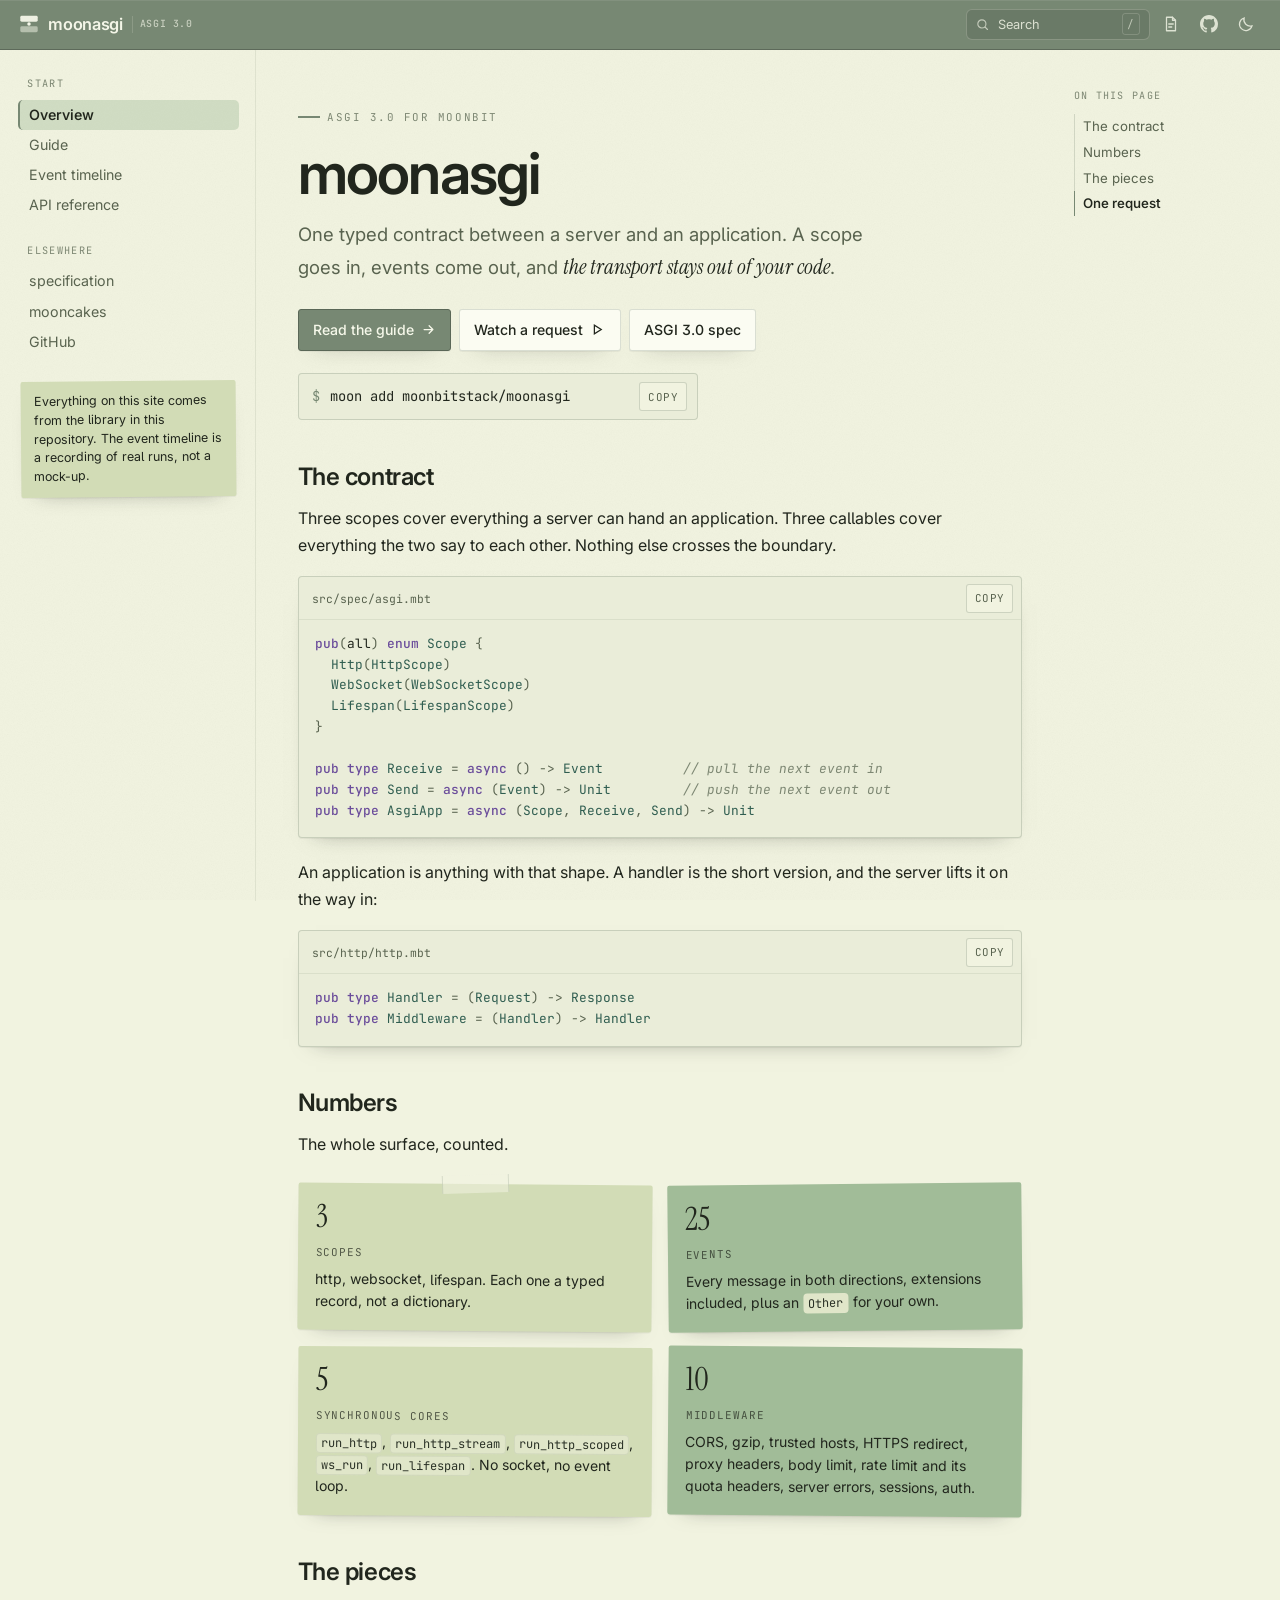
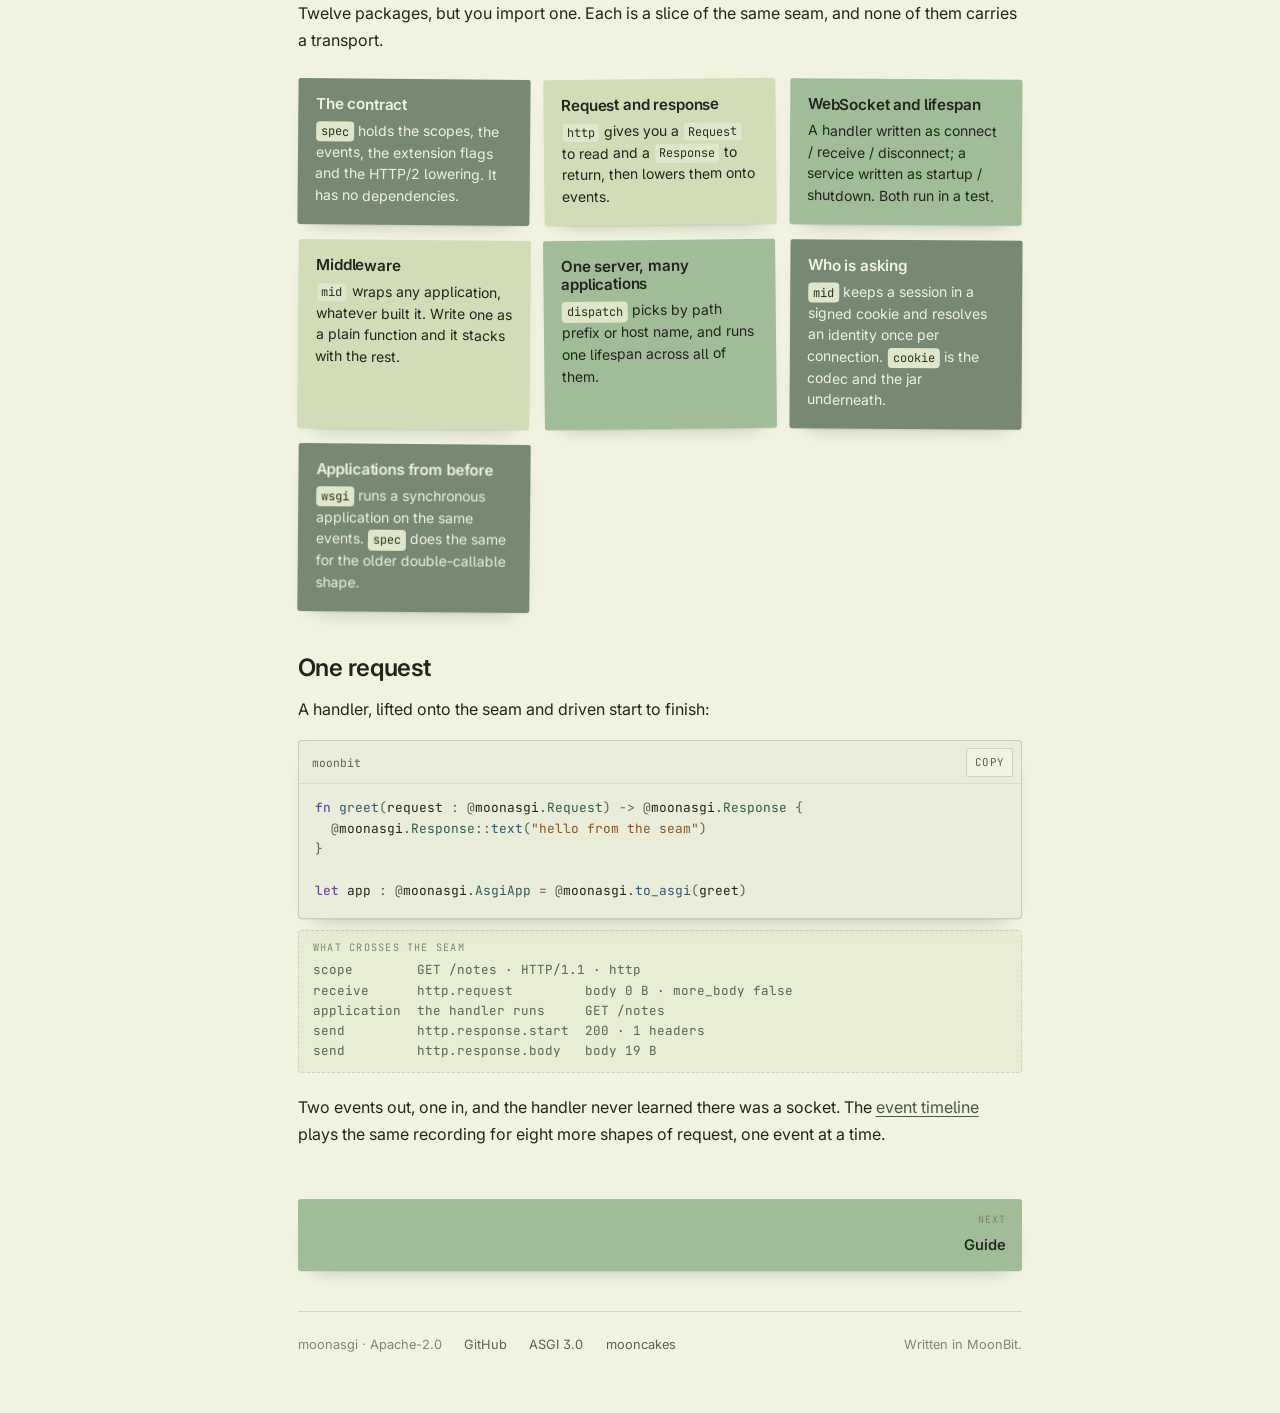
<file: docs/index.html>
<!doctype html>
<html lang="en">
<head>
<meta charset="utf-8">
<meta name="viewport" content="width=device-width,initial-scale=1">
<title>moonasgi — the seam between a server and an application</title>
<meta name="description" content="moonasgi is ASGI 3.0 for MoonBit: three scopes, a typed event set, and the synchronous cores that run a whole request without a socket.">
<link rel="icon" href="assets/mark.svg" type="image/svg+xml">
<link rel="preconnect" href="https://fonts.googleapis.com">
<link rel="preconnect" href="https://fonts.gstatic.com" crossorigin>
<link href="https://fonts.googleapis.com/css2?family=Inter:wght@400;500;600&family=Instrument+Serif:ital@0;1&family=JetBrains+Mono:wght@400;500&display=swap" rel="stylesheet">
<link rel="stylesheet" href="assets/style.css">
<script type="module" src="assets/scrollbar.js"></script>
<script>try{var t=localStorage.getItem("moonasgi-theme");if(t)document.documentElement.dataset.theme=t}catch(e){}</script>
</head>
<body>
<header class="topbar">
  <div class="topbar-inner">
    <button class="icon-btn menu-btn" id="menu-toggle" aria-label="Sections" aria-expanded="false"><svg viewBox="0 0 24 24" fill="none" stroke="currentColor" stroke-width="1.8" stroke-linecap="round"><path d="M4 7h16M4 12h16M4 17h16"/></svg></button>
    <a class="brand" href="index.html">
      <svg class="brand-mark" viewBox="0 0 24 24" aria-hidden="true" fill="none"><rect x="2.5" y="3" width="19" height="6.6" rx="1.6" fill="currentColor" opacity=".95"/><rect x="2.5" y="14.4" width="19" height="6.6" rx="1.6" fill="currentColor" opacity=".5"/><circle cx="12" cy="12" r="1.9" fill="currentColor"/></svg>
      moonasgi<small>ASGI 3.0</small>
    </a>
    <div class="top-actions">
      <button class="search-open" data-open-search aria-label="Search the documentation">
        <svg viewBox="0 0 24 24" fill="none" stroke="currentColor" stroke-width="1.8" stroke-linecap="round"><circle cx="11" cy="11" r="6.5"/><path d="m16 16 4 4"/></svg>
        <span>Search</span><kbd>/</kbd>
      </button>
      <a class="icon-btn" href="https://asgi.readthedocs.io/" title="ASGI specification" aria-label="ASGI specification" target="_blank" rel="noreferrer"><svg viewBox="0 0 24 24" fill="none" stroke="currentColor" stroke-width="1.7" stroke-linecap="round" stroke-linejoin="round"><path d="M6 3h8l4 4v14H6z"/><path d="M14 3v4h4"/><path d="M9 12h6M9 16h4"/></svg></a>
      <a class="icon-btn" href="https://github.com/moonbitstack/moonasgi" title="Source on GitHub" aria-label="Source on GitHub" target="_blank" rel="noreferrer"><svg viewBox="0 0 16 16" fill="currentColor"><path d="M8 0C3.58 0 0 3.58 0 8c0 3.54 2.29 6.53 5.47 7.59.4.07.55-.17.55-.38 0-.19-.01-.82-.01-1.49-2.01.37-2.53-.49-2.69-.94-.09-.23-.48-.94-.82-1.13-.28-.15-.68-.52-.01-.53.63-.01 1.08.58 1.23.82.72 1.21 1.87.87 2.33.66.07-.52.28-.87.51-1.07-1.78-.2-3.64-.89-3.64-3.95 0-.87.31-1.59.82-2.15-.08-.2-.36-1.02.08-2.12 0 0 .67-.21 2.2.82.64-.18 1.32-.27 2-.27s1.36.09 2 .27c1.53-1.04 2.2-.82 2.2-.82.44 1.1.16 1.92.08 2.12.51.56.82 1.27.82 2.15 0 3.07-1.87 3.75-3.65 3.95.29.25.54.73.54 1.48 0 1.07-.01 1.93-.01 2.2 0 .21.15.46.55.38A8.01 8.01 0 0 0 16 8c0-4.42-3.58-8-8-8Z"/></svg></a>
      <button class="icon-btn" id="theme-toggle" aria-label="Switch theme"></button>
    </div>
  </div>
</header>

<div class="shell">
  <aside class="sidebar">
    <div class="side-group">
      <span class="side-label">Start</span>
      <a class="side-link" href="index.html" aria-current="page">Overview</a>
      <a class="side-link" href="guide.html">Guide</a>
      <a class="side-link" href="events.html">Event timeline</a>
      <a class="side-link" href="api.html">API reference</a>
    </div>
    <div class="side-group">
      <span class="side-label">Elsewhere</span>
      <a class="side-link" href="https://asgi.readthedocs.io/" target="_blank" rel="noreferrer">specification</a>
      <a class="side-link" href="https://mooncakes.io/docs/moonbitstack/moonasgi" target="_blank" rel="noreferrer">mooncakes</a>
      <a class="side-link" href="https://github.com/moonbitstack/moonasgi" target="_blank" rel="noreferrer">GitHub</a>
    </div>
    <p class="side-note">Everything on this site comes from the library in this repository. The event timeline is a recording of real runs, not a mock-up.</p>
  </aside>

  <main class="content">
    <article class="page">
      <section class="hero">
        <p class="eyebrow">ASGI 3.0 for MoonBit</p>
        <h1>moonasgi</h1>
        <p class="tagline">One typed contract between a server and an application. A scope goes in, events come out, and <em>the transport stays out of your code</em>.</p>

        <div class="hero-actions">
          <a class="btn primary" href="guide.html">Read the guide
            <svg viewBox="0 0 24 24" fill="none" stroke="currentColor" stroke-width="2" stroke-linecap="round" stroke-linejoin="round"><path d="M5 12h13M13 6l6 6-6 6"/></svg></a>
          <a class="btn" href="events.html">Watch a request
            <svg viewBox="0 0 24 24" fill="none" stroke="currentColor" stroke-width="2" stroke-linecap="round"><path d="M7 5v14l11-7z"/></svg></a>
          <a class="btn" href="https://asgi.readthedocs.io/" target="_blank" rel="noreferrer">ASGI 3.0 spec</a>
        </div>

        <div class="install">
          <span class="prompt">$</span>
          <code>moon add moonbitstack/moonasgi</code>
          <button class="copy" data-copy="moon add moonbitstack/moonasgi">copy</button>
        </div>
      </section>

      <h2 id="contract">The contract</h2>
      <p>Three scopes cover everything a server can hand an application. Three callables cover everything the two say to each other. Nothing else crosses the boundary.</p>

      <div class="code">
        <div class="code-head"><span class="file">src/spec/asgi.mbt</span><button class="copy" data-copy="">copy</button></div>
        <pre data-lang="moonbit"><code>pub(all) enum Scope {
  Http(HttpScope)
  WebSocket(WebSocketScope)
  Lifespan(LifespanScope)
}

pub type Receive = async () -&gt; Event          // pull the next event in
pub type Send = async (Event) -&gt; Unit         // push the next event out
pub type AsgiApp = async (Scope, Receive, Send) -&gt; Unit</code></pre>
      </div>

      <p>An application is anything with that shape. A handler is the short version, and the server lifts it on the way in:</p>

      <div class="code">
        <div class="code-head"><span class="file">src/http/http.mbt</span><button class="copy" data-copy="">copy</button></div>
        <pre data-lang="moonbit"><code>pub type Handler = (Request) -&gt; Response
pub type Middleware = (Handler) -&gt; Handler</code></pre>
      </div>

      <h2 id="numbers">Numbers</h2>
      <p>The whole surface, counted.</p>

      <div class="notes two">
        <div class="note taped">
          <span class="num">3</span>
          <span class="cap">scopes</span>
          <p>http, websocket, lifespan. Each one a typed record, not a dictionary.</p>
        </div>
        <div class="note tint-2">
          <span class="num">25</span>
          <span class="cap">events</span>
          <p>Every message in both directions, extensions included, plus an <code>Other</code> for your own.</p>
        </div>
        <div class="note">
          <span class="num">5</span>
          <span class="cap">synchronous cores</span>
          <p><code>run_http</code>, <code>run_http_stream</code>, <code>run_http_scoped</code>, <code>ws_run</code>, <code>run_lifespan</code>. No socket, no event loop.</p>
        </div>
        <div class="note tint-2">
          <span class="num">10</span>
          <span class="cap">middleware</span>
          <p>CORS, gzip, trusted hosts, HTTPS redirect, proxy headers, body limit, rate limit and its quota headers, server errors, sessions, auth.</p>
        </div>
      </div>

      <h2 id="pieces">The pieces</h2>
      <p>Twelve packages, but you import one. Each is a slice of the same seam, and none of them carries a transport.</p>

      <div class="notes">
        <div class="note tint-3">
          <h3>The contract</h3>
          <p><code>spec</code> holds the scopes, the events, the extension flags and the HTTP/2 lowering. It has no dependencies.</p>
        </div>
        <div class="note">
          <h3>Request and response</h3>
          <p><code>http</code> gives you a <code>Request</code> to read and a <code>Response</code> to return, then lowers them onto events.</p>
        </div>
        <div class="note tint-2">
          <h3>WebSocket and lifespan</h3>
          <p>A handler written as connect / receive / disconnect; a service written as startup / shutdown. Both run in a test.</p>
        </div>
        <div class="note">
          <h3>Middleware</h3>
          <p><code>mid</code> wraps any application, whatever built it. Write one as a plain function and it stacks with the rest.</p>
        </div>
        <div class="note tint-2">
          <h3>One server, many applications</h3>
          <p><code>dispatch</code> picks by path prefix or host name, and runs one lifespan across all of them.</p>
        </div>
        <div class="note tint-3">
          <h3>Who is asking</h3>
          <p><code>mid</code> keeps a session in a signed cookie and resolves an identity once per connection. <code>cookie</code> is the codec and the jar underneath.</p>
        </div>
        <div class="note tint-3">
          <h3>Applications from before</h3>
          <p><code>wsgi</code> runs a synchronous application on the same events. <code>spec</code> does the same for the older double-callable shape.</p>
        </div>
      </div>

      <h2 id="request">One request</h2>
      <p>A handler, lifted onto the seam and driven start to finish:</p>

      <div class="code">
        <div class="code-head"><span class="file">moonbit</span><button class="copy" data-copy="">copy</button></div>
        <pre data-lang="moonbit"><code>fn greet(request : @moonasgi.Request) -&gt; @moonasgi.Response {
  @moonasgi.Response::text("hello from the seam")
}

let app : @moonasgi.AsgiApp = @moonasgi.to_asgi(greet)</code></pre>
      </div>

      <div class="out-block"><span class="out-label">what crosses the seam</span>scope        GET /notes · HTTP/1.1 · http
receive      http.request         body 0 B · more_body false
application  the handler runs     GET /notes
send         http.response.start  200 · 1 headers
send         http.response.body   body 19 B</div>

      <p>Two events out, one in, and the handler never learned there was a socket. The <a href="events.html">event timeline</a> plays the same recording for eight more shapes of request, one event at a time.</p>

      <nav class="prevnext">
        <a class="next" href="guide.html"><span class="dir">Next</span><span class="what">Guide</span></a>
      </nav>
    </article>

    <footer class="site-foot">
      <span>moonasgi · Apache-2.0</span>
      <a href="https://github.com/moonbitstack/moonasgi">GitHub</a>
      <a href="https://asgi.readthedocs.io/">ASGI 3.0</a>
      <a href="https://mooncakes.io/docs/moonbitstack/moonasgi">mooncakes</a>
      <span class="spacer">Written in MoonBit.</span>
    </footer>
  </main>

  <aside class="toc" id="toc"></aside>
</div>

<div class="search-dialog" id="search" hidden>
  <div class="search-panel" role="dialog" aria-modal="true" aria-label="Search">
    <div class="search-field">
      <svg viewBox="0 0 24 24" width="16" height="16" fill="none" stroke="currentColor" stroke-width="1.8" stroke-linecap="round"><circle cx="11" cy="11" r="6.5"/><path d="m16 16 4 4"/></svg>
      <input id="search-input" type="search" placeholder="Search types, functions, sections" autocomplete="off" spellcheck="false">
    </div>
    <ul class="search-list" id="search-results"></ul>
  </div>
</div>

<script src="assets/site.js" defer></script>
</body>
</html>
</file>
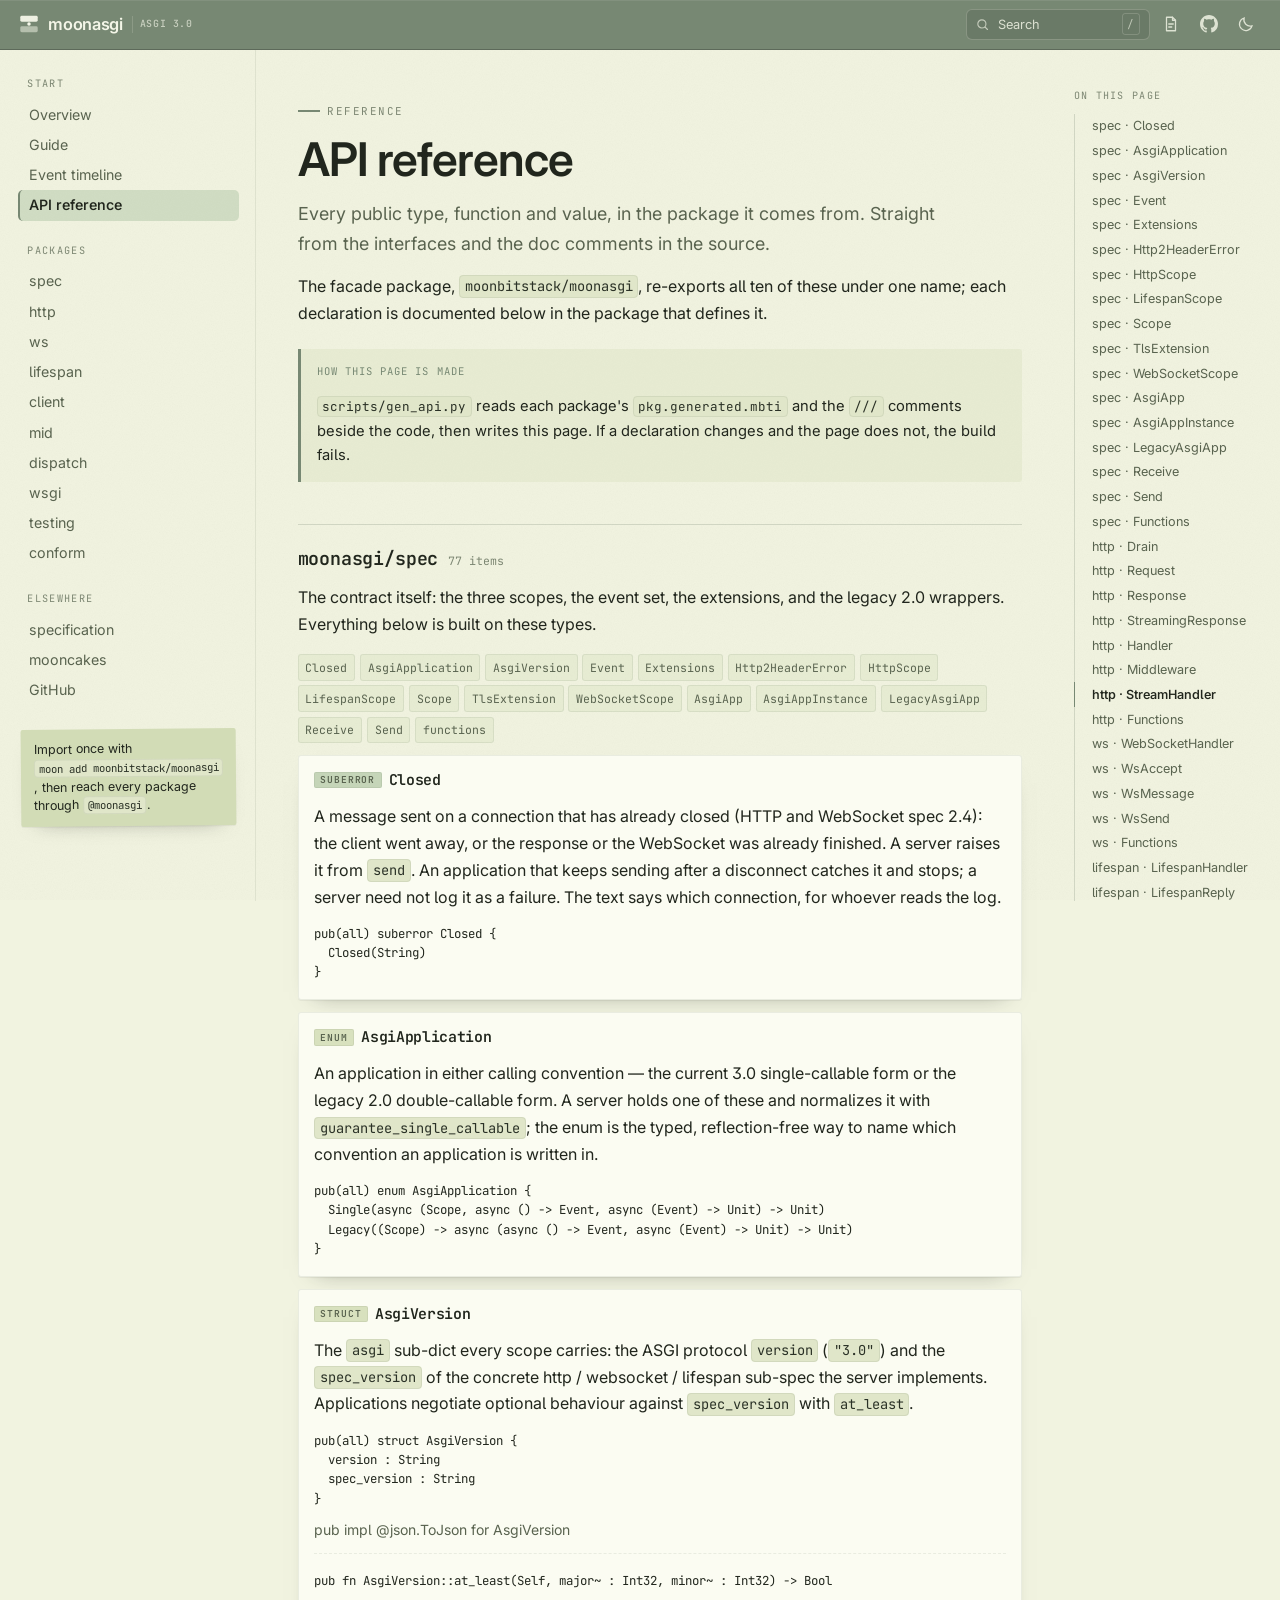
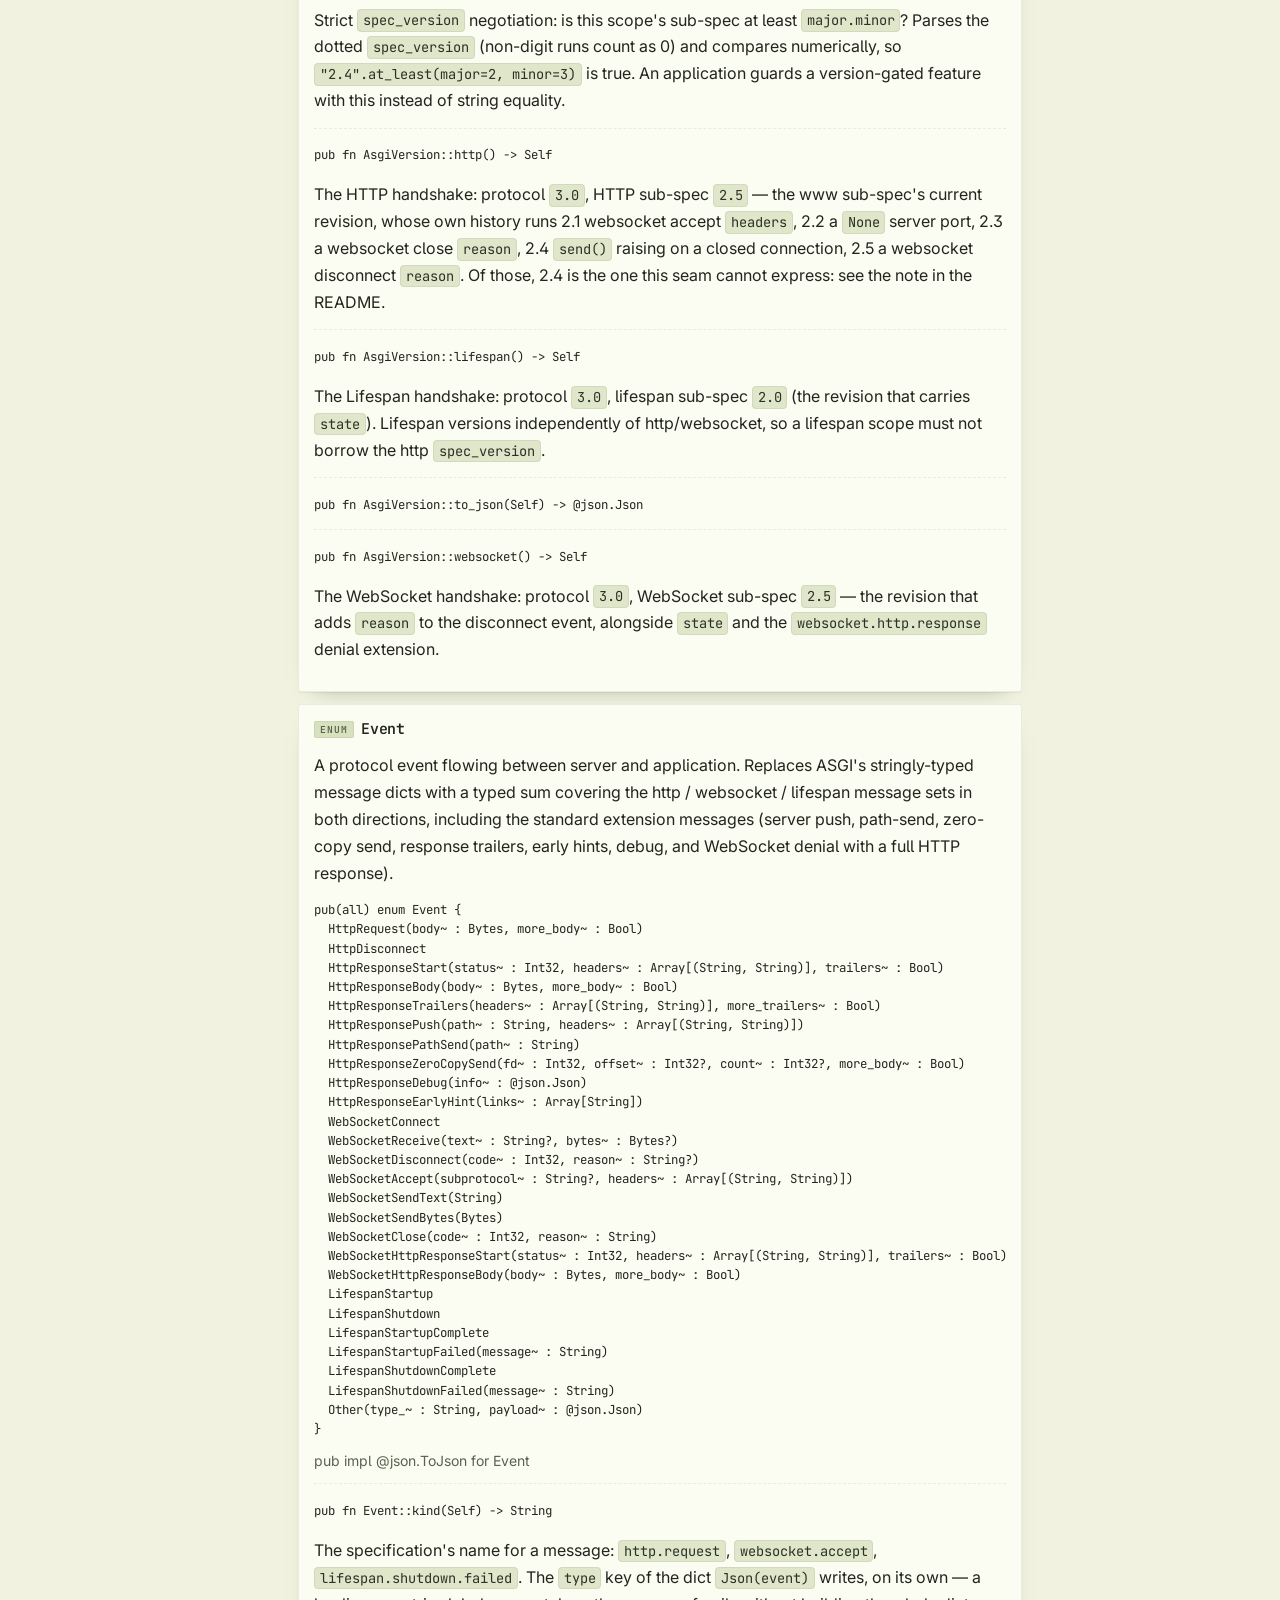
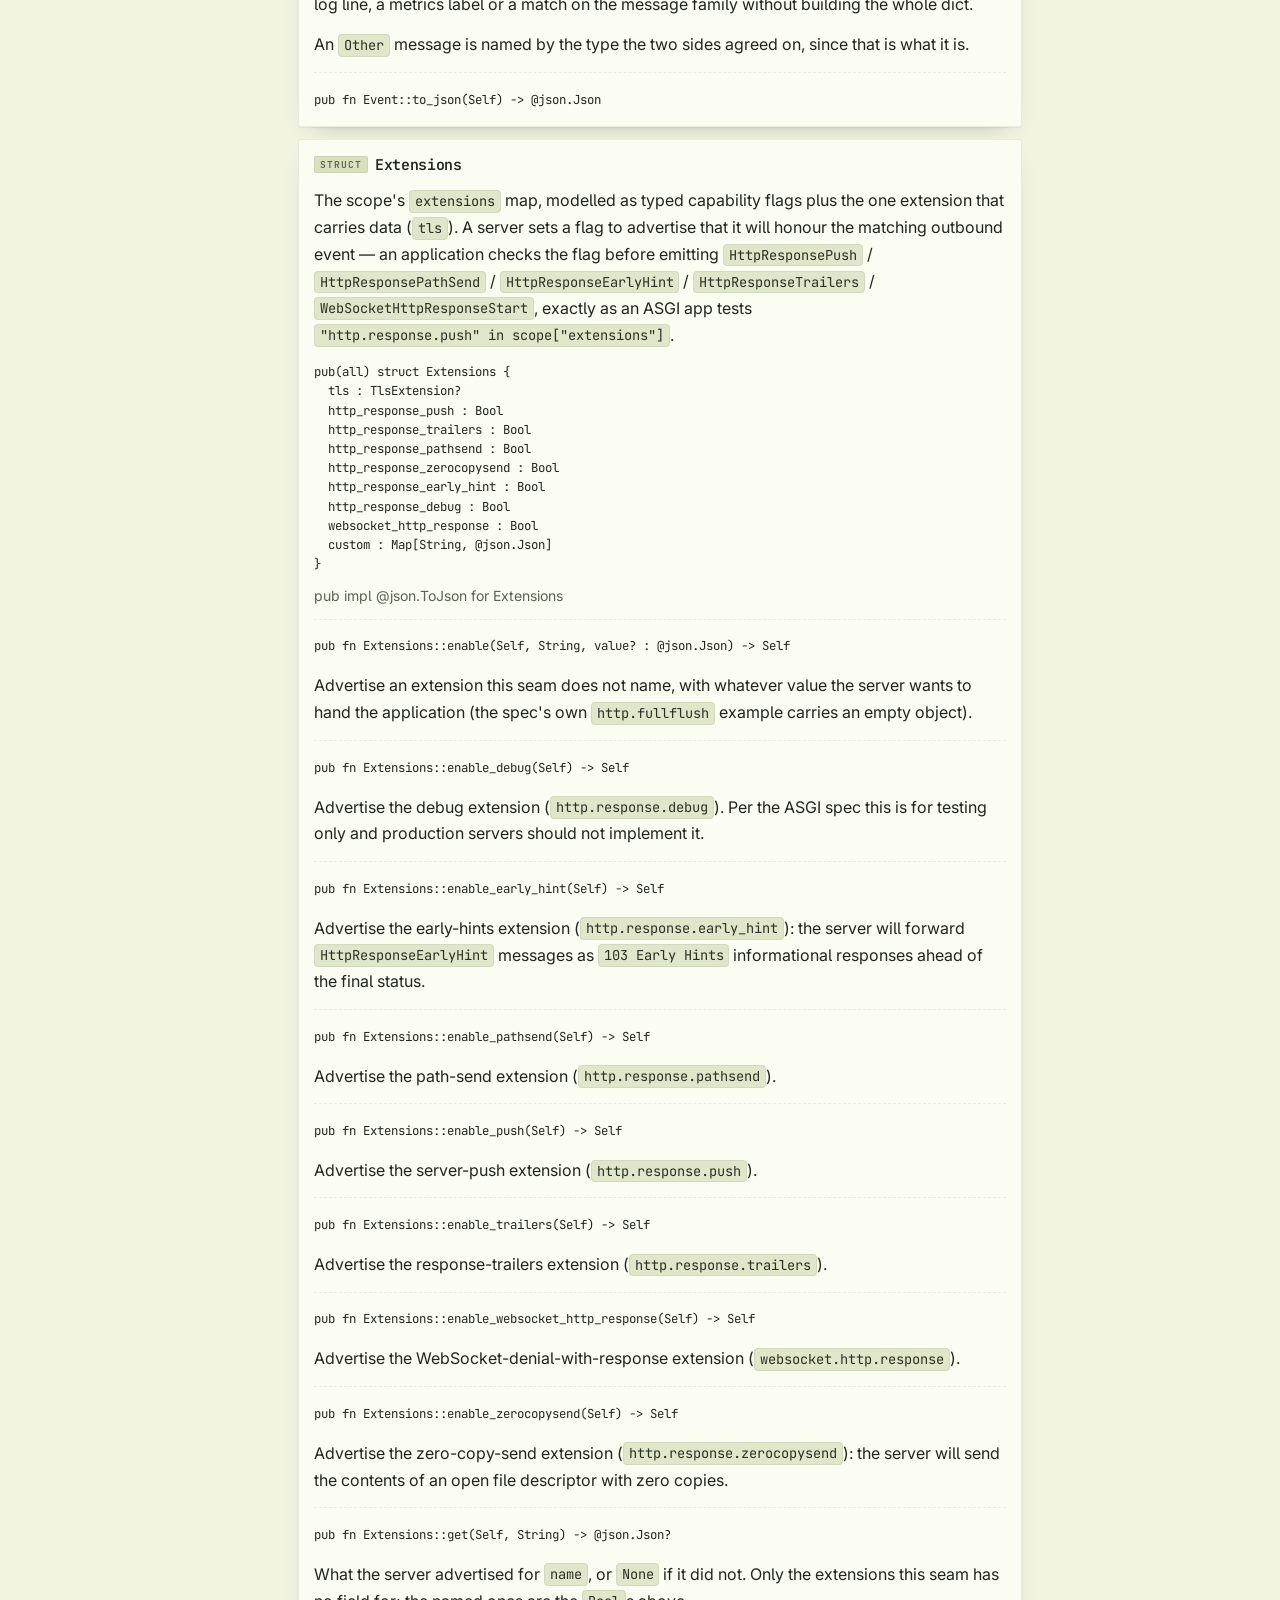
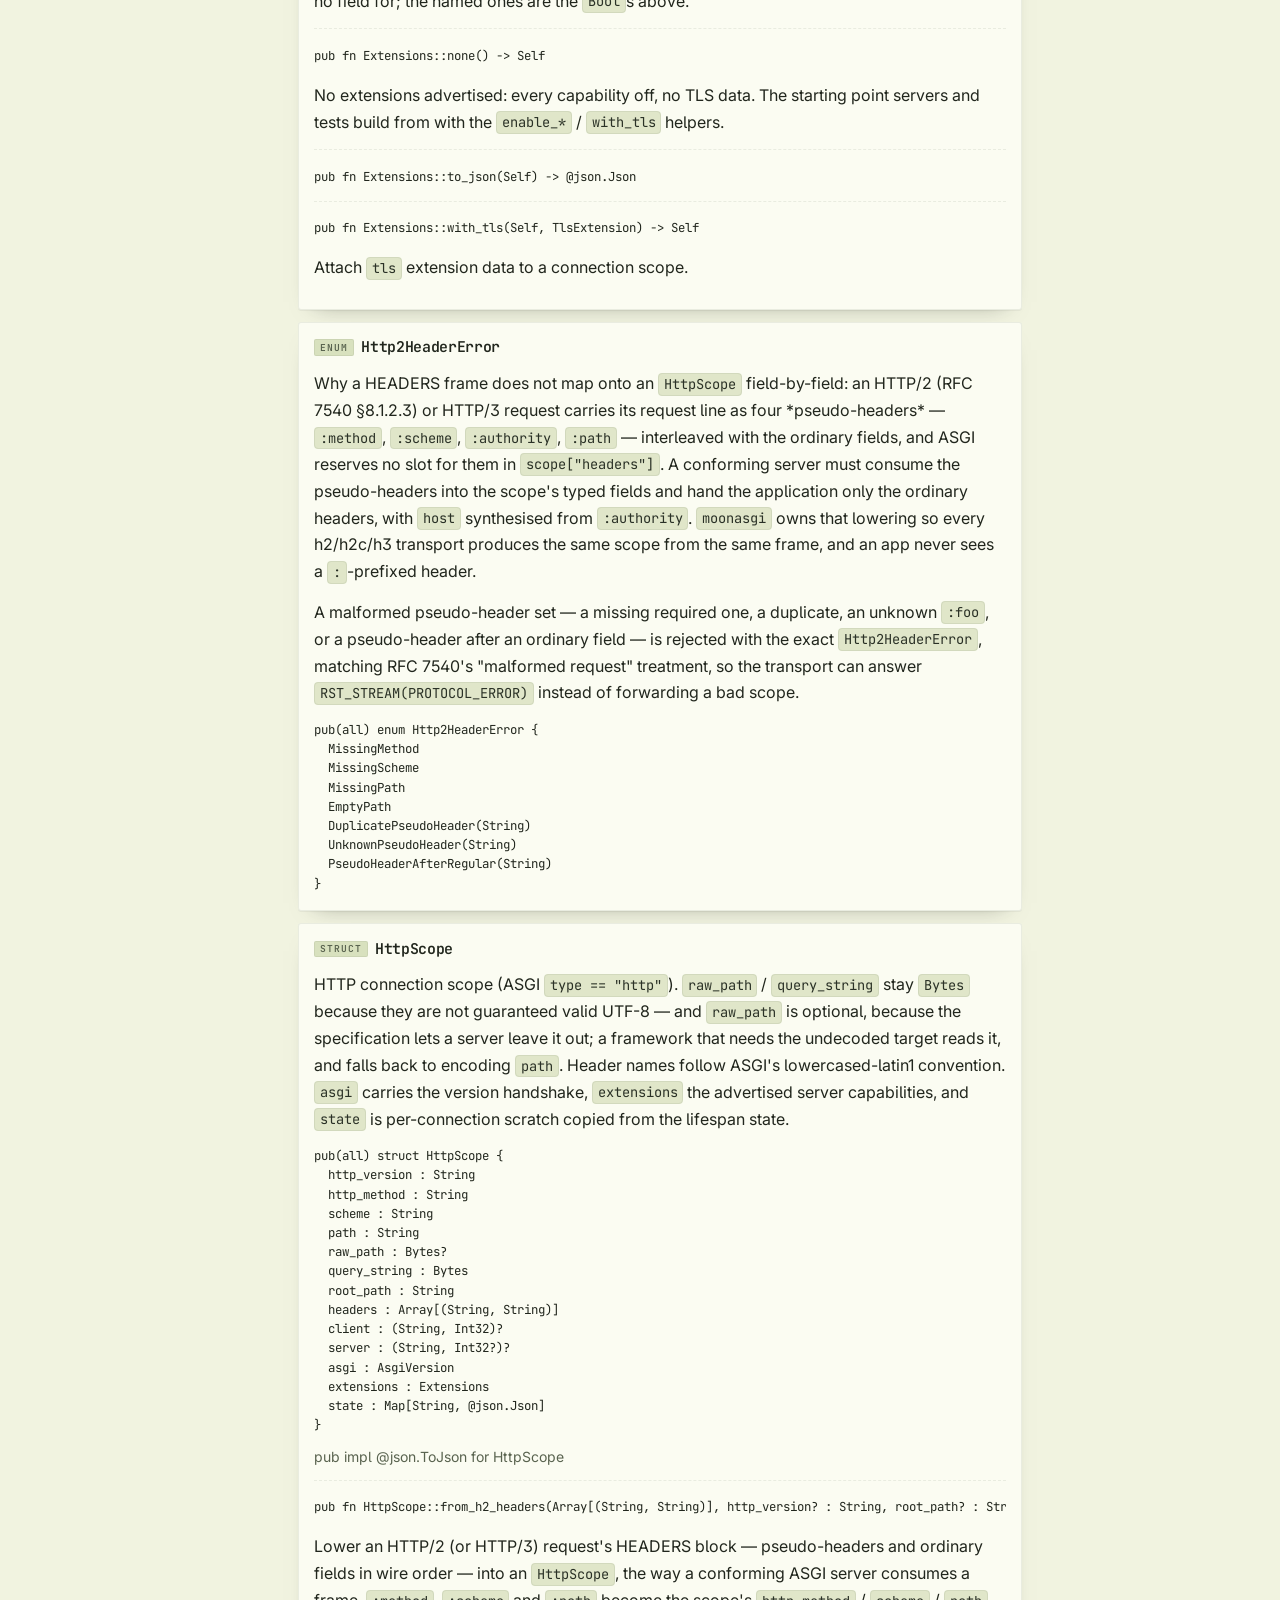
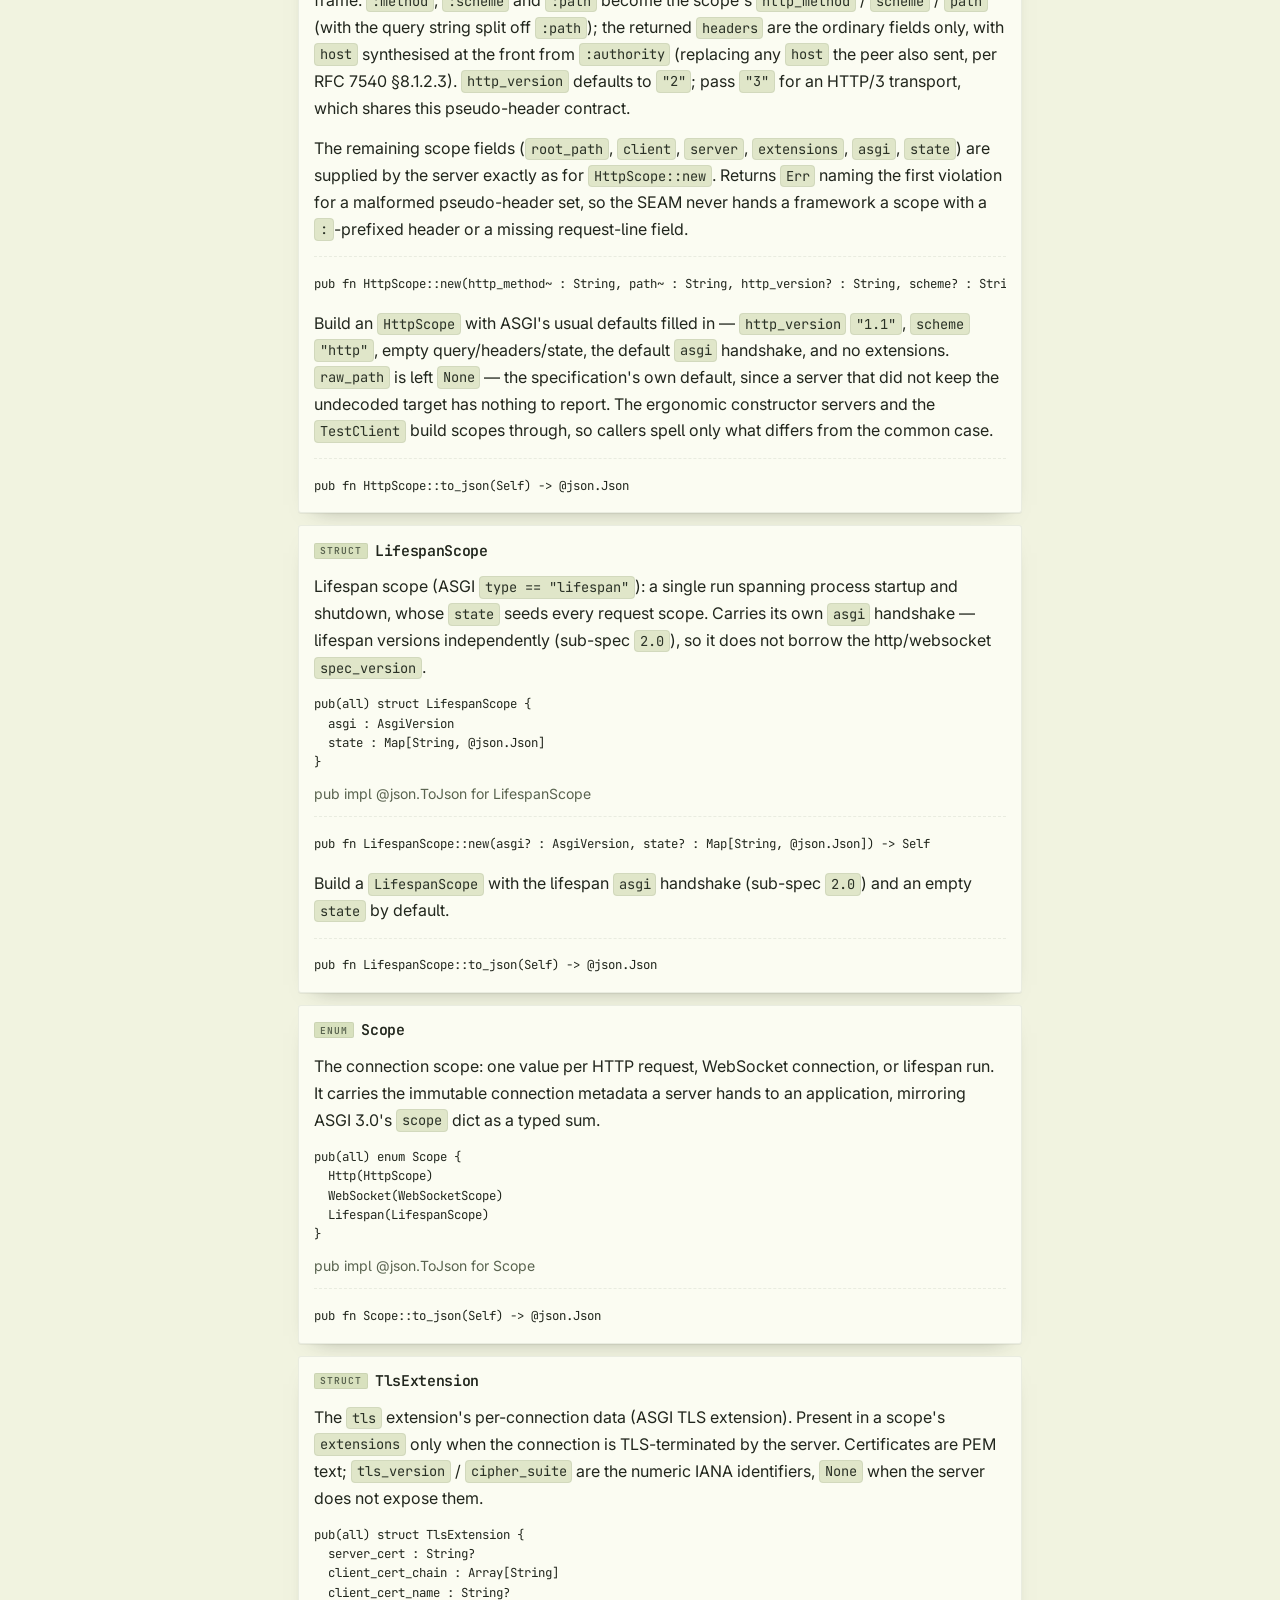
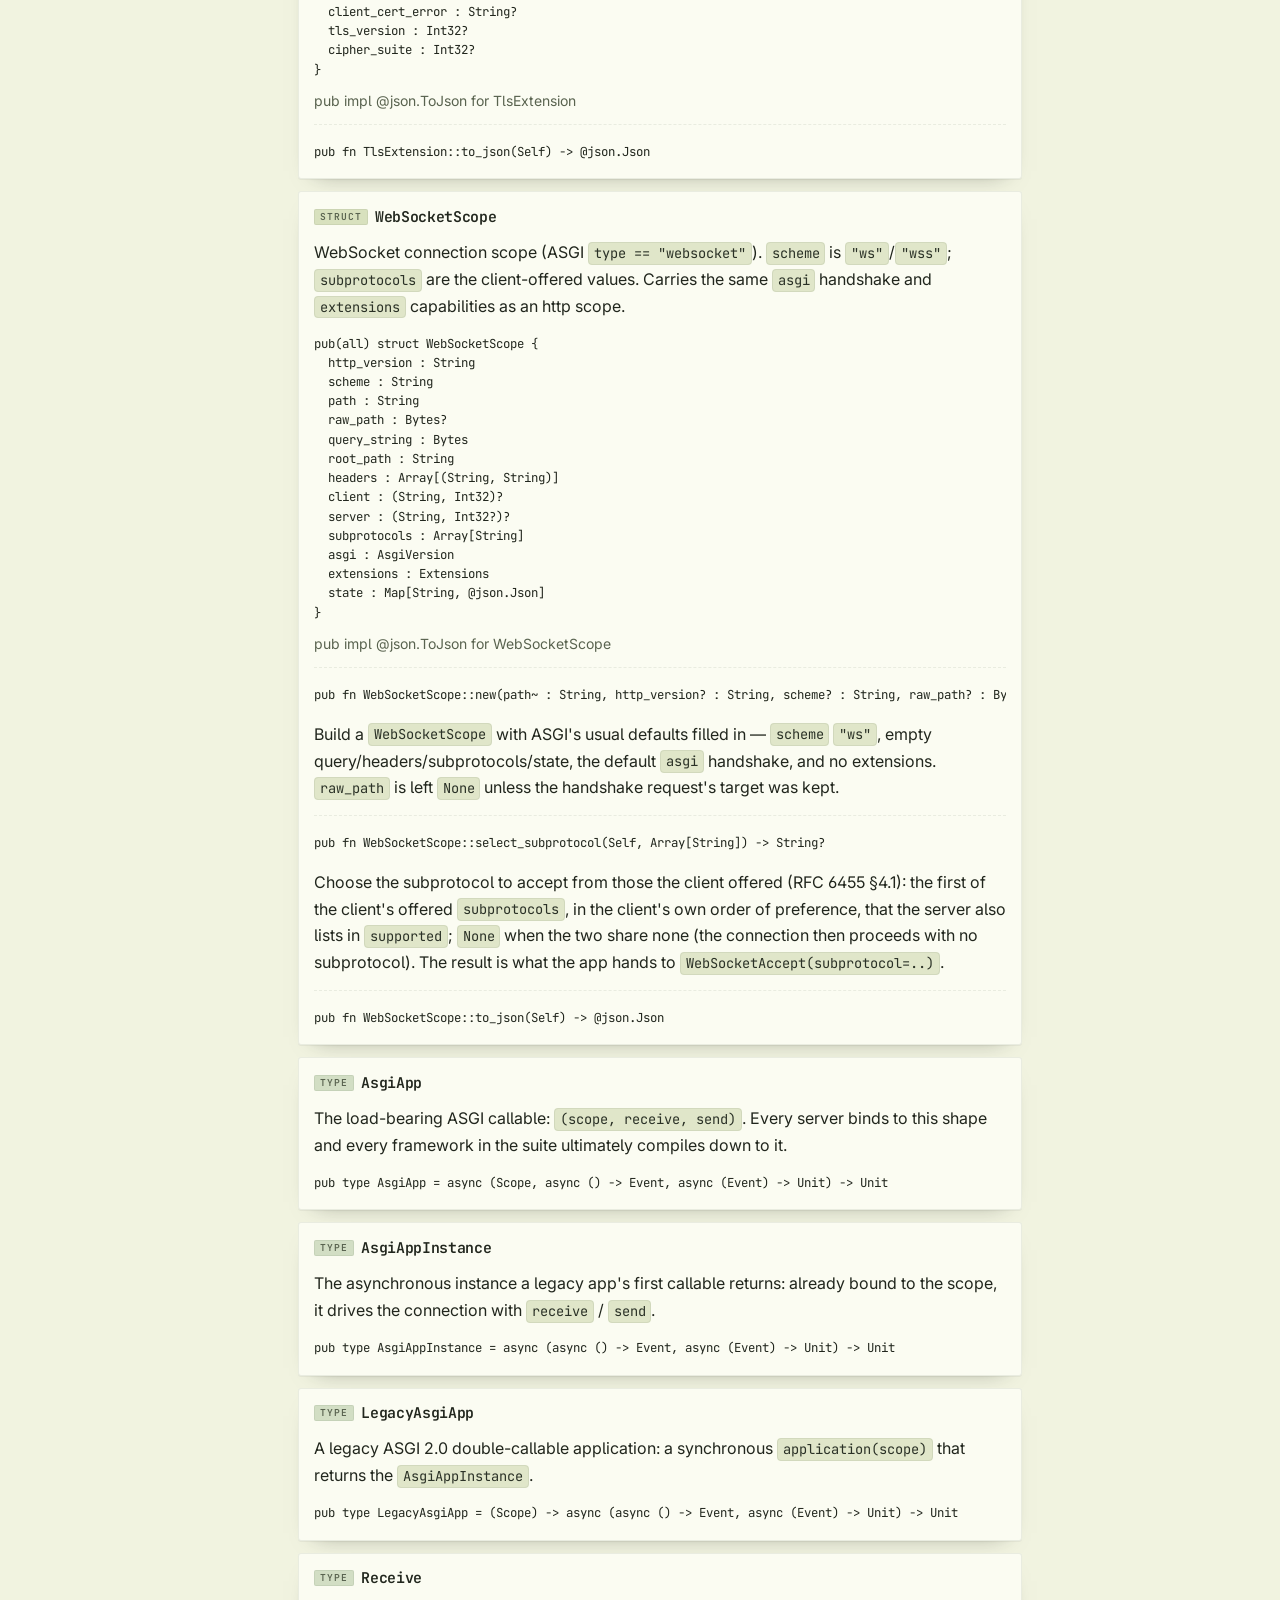
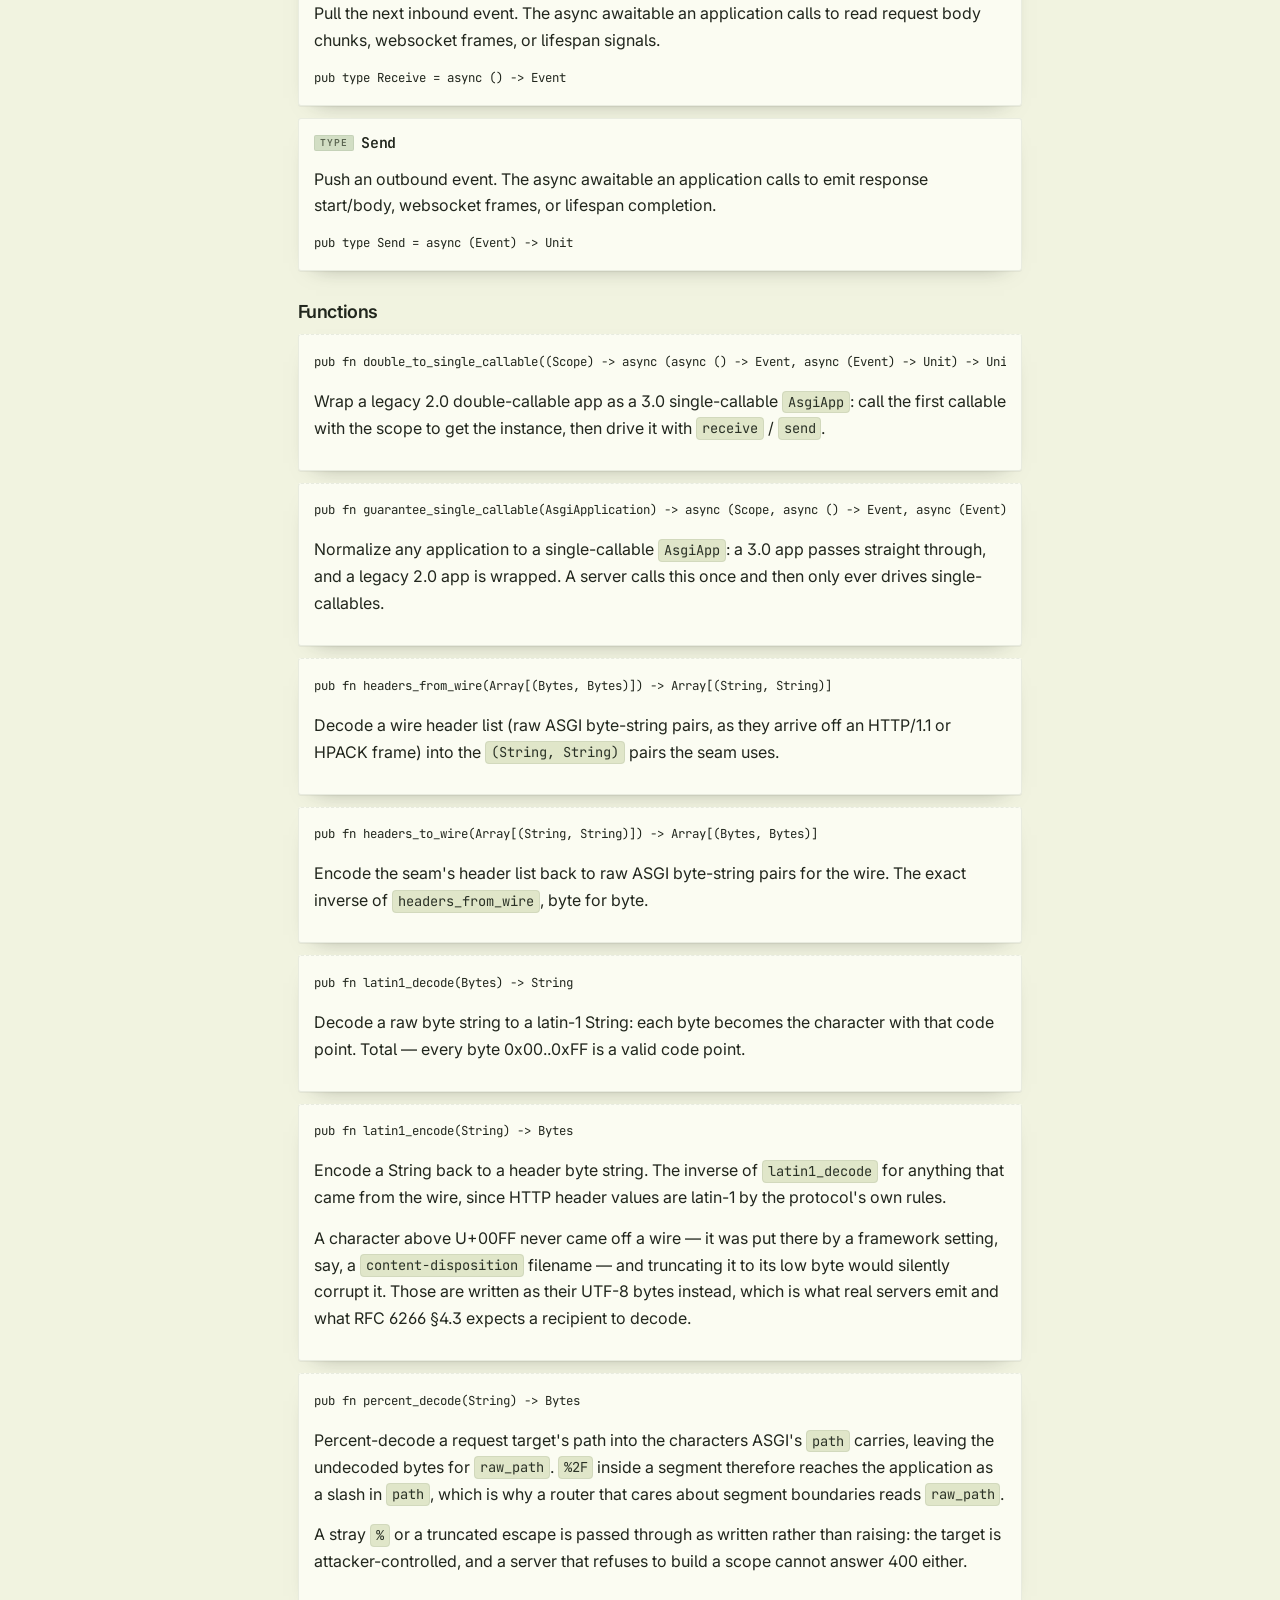
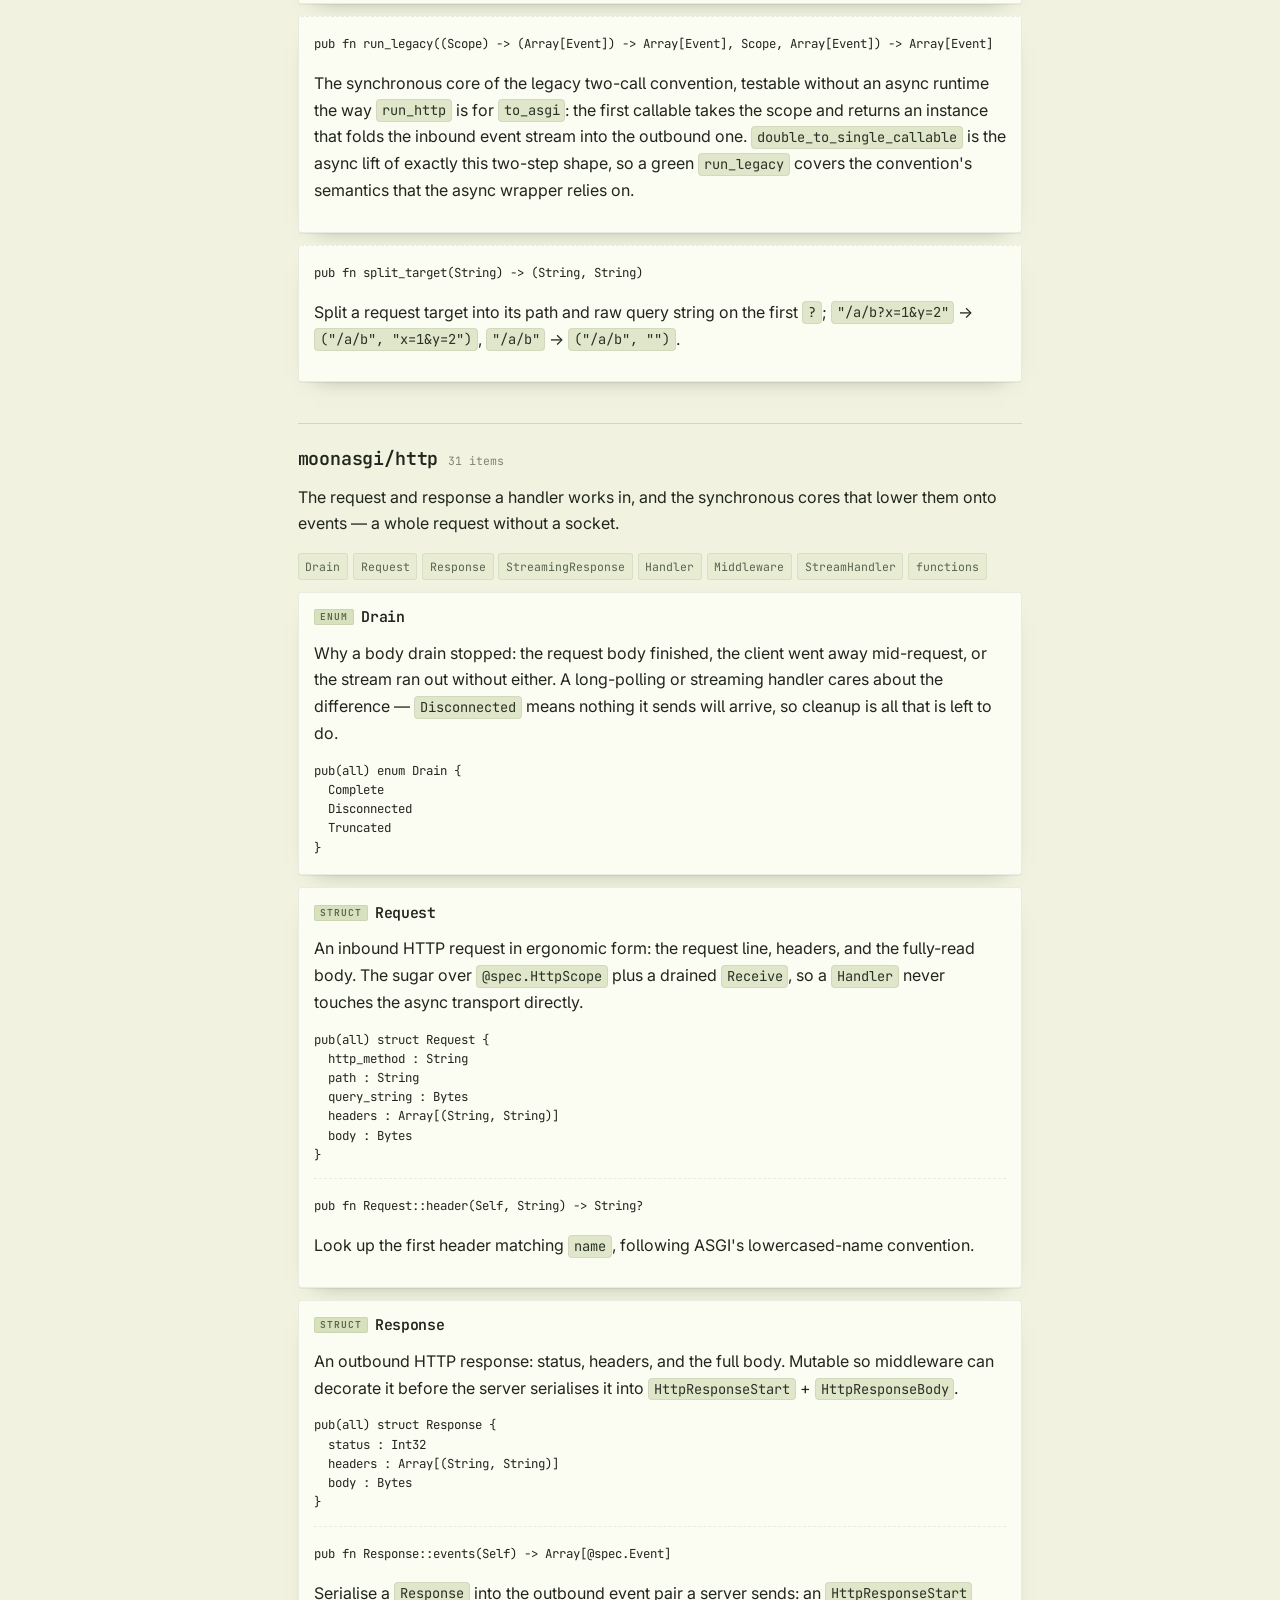
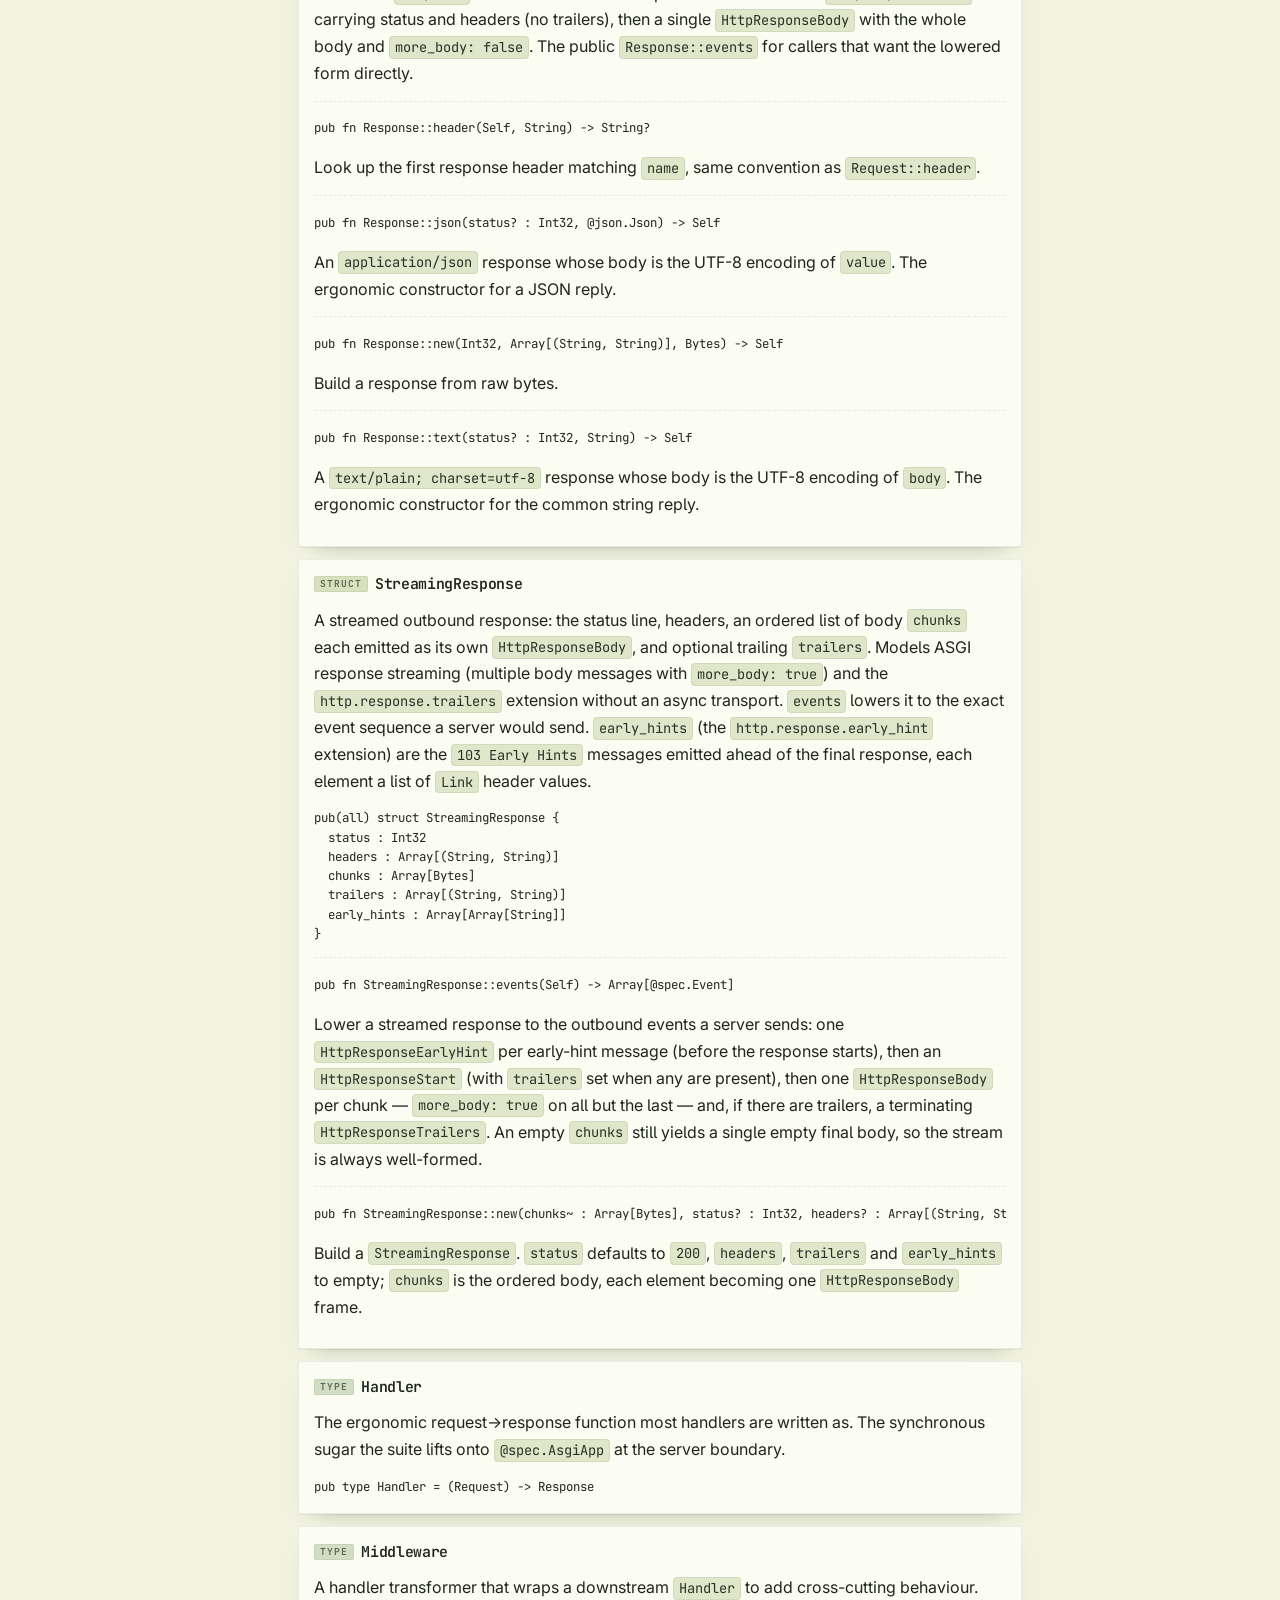
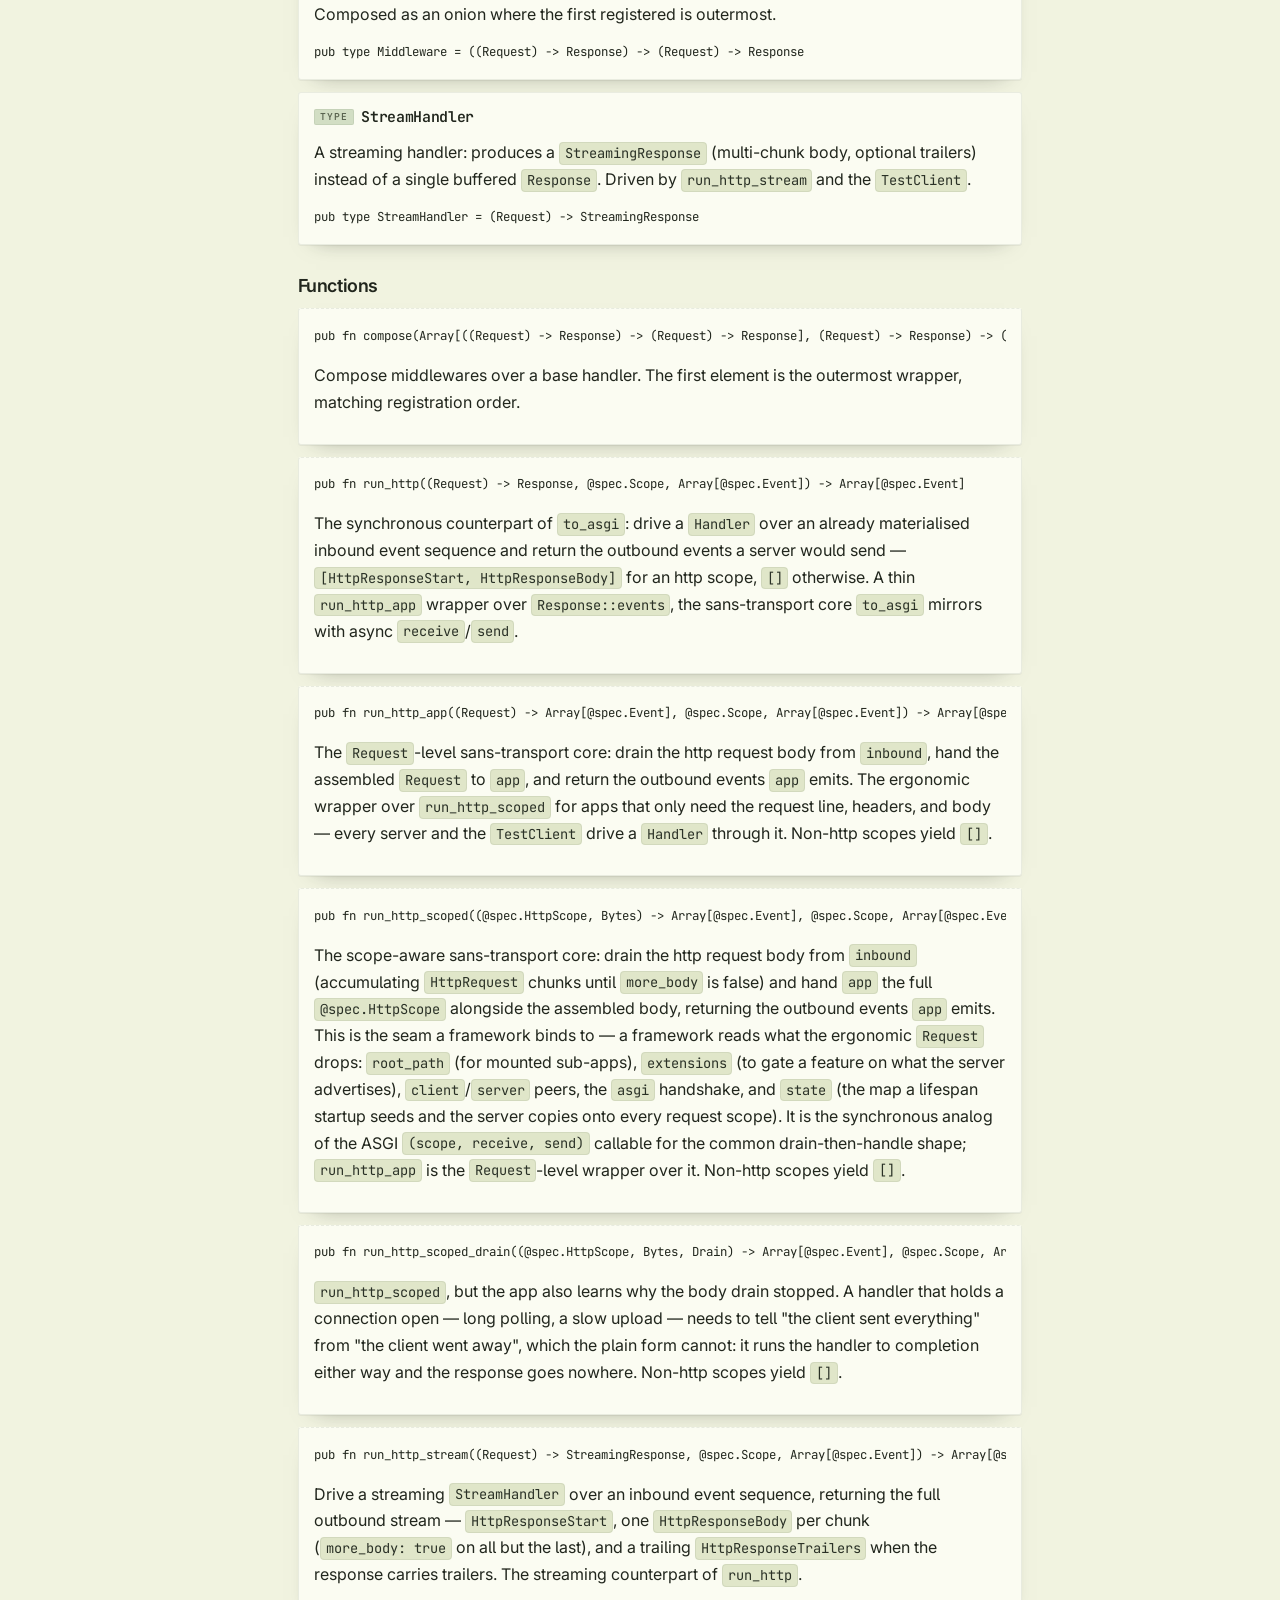
<file: docs/api.html>
<!doctype html>
<html lang="en">
<head>
<meta charset="utf-8">
<meta name="viewport" content="width=device-width,initial-scale=1">
<title>API reference — moonasgi</title>
<meta name="description" content="Every public type, function and value in moonasgi, generated from the package interfaces and the doc comments in the source.">
<link rel="icon" href="assets/mark.svg" type="image/svg+xml">
<link rel="preconnect" href="https://fonts.googleapis.com">
<link rel="preconnect" href="https://fonts.gstatic.com" crossorigin>
<link href="https://fonts.googleapis.com/css2?family=Inter:wght@400;500;600&family=Instrument+Serif:ital@0;1&family=JetBrains+Mono:wght@400;500&display=swap" rel="stylesheet">
<link rel="stylesheet" href="assets/style.css">
<script type="module" src="assets/scrollbar.js"></script>
<script>try{var t=localStorage.getItem("moonasgi-theme");if(t)document.documentElement.dataset.theme=t}catch(e){}</script>
</head>
<body>
<header class="topbar">
  <div class="topbar-inner">
    <button class="icon-btn menu-btn" id="menu-toggle" aria-label="Sections" aria-expanded="false"><svg viewBox="0 0 24 24" fill="none" stroke="currentColor" stroke-width="1.8" stroke-linecap="round"><path d="M4 7h16M4 12h16M4 17h16"/></svg></button>
    <a class="brand" href="index.html">
      <svg class="brand-mark" viewBox="0 0 24 24" aria-hidden="true" fill="none"><rect x="2.5" y="3" width="19" height="6.6" rx="1.6" fill="currentColor" opacity=".95"/><rect x="2.5" y="14.4" width="19" height="6.6" rx="1.6" fill="currentColor" opacity=".5"/><circle cx="12" cy="12" r="1.9" fill="currentColor"/></svg>
      moonasgi<small>ASGI 3.0</small>
    </a>
    <div class="top-actions">
      <button class="search-open" data-open-search aria-label="Search the documentation">
        <svg viewBox="0 0 24 24" fill="none" stroke="currentColor" stroke-width="1.8" stroke-linecap="round"><circle cx="11" cy="11" r="6.5"/><path d="m16 16 4 4"/></svg>
        <span>Search</span><kbd>/</kbd>
      </button>
      <a class="icon-btn" href="https://asgi.readthedocs.io/" title="ASGI specification" aria-label="ASGI specification" target="_blank" rel="noreferrer"><svg viewBox="0 0 24 24" fill="none" stroke="currentColor" stroke-width="1.7" stroke-linecap="round" stroke-linejoin="round"><path d="M6 3h8l4 4v14H6z"/><path d="M14 3v4h4"/><path d="M9 12h6M9 16h4"/></svg></a>
      <a class="icon-btn" href="https://github.com/moonbitstack/moonasgi" title="Source on GitHub" aria-label="Source on GitHub" target="_blank" rel="noreferrer"><svg viewBox="0 0 16 16" fill="currentColor"><path d="M8 0C3.58 0 0 3.58 0 8c0 3.54 2.29 6.53 5.47 7.59.4.07.55-.17.55-.38 0-.19-.01-.82-.01-1.49-2.01.37-2.53-.49-2.69-.94-.09-.23-.48-.94-.82-1.13-.28-.15-.68-.52-.01-.53.63-.01 1.08.58 1.23.82.72 1.21 1.87.87 2.33.66.07-.52.28-.87.51-1.07-1.78-.2-3.64-.89-3.64-3.95 0-.87.31-1.59.82-2.15-.08-.2-.36-1.02.08-2.12 0 0 .67-.21 2.2.82.64-.18 1.32-.27 2-.27s1.36.09 2 .27c1.53-1.04 2.2-.82 2.2-.82.44 1.1.16 1.92.08 2.12.51.56.82 1.27.82 2.15 0 3.07-1.87 3.75-3.65 3.95.29.25.54.73.54 1.48 0 1.07-.01 1.93-.01 2.2 0 .21.15.46.55.38A8.01 8.01 0 0 0 16 8c0-4.42-3.58-8-8-8Z"/></svg></a>
      <button class="icon-btn" id="theme-toggle" aria-label="Switch theme"></button>
    </div>
  </div>
</header>

<div class="shell">
  <aside class="sidebar">
    <div class="side-group">
      <span class="side-label">Start</span>
      <a class="side-link" href="index.html">Overview</a>
      <a class="side-link" href="guide.html">Guide</a>
      <a class="side-link" href="events.html">Event timeline</a>
      <a class="side-link" href="api.html" aria-current="page">API reference</a>
    </div>
    <div class="side-group">
      <span class="side-label">Packages</span>
      <a class="side-link" href="#moonasgi-spec-top">spec</a>
      <a class="side-link" href="#moonasgi-http-top">http</a>
      <a class="side-link" href="#moonasgi-ws-top">ws</a>
      <a class="side-link" href="#moonasgi-lifespan-top">lifespan</a>
      <a class="side-link" href="#moonasgi-client-top">client</a>
      <a class="side-link" href="#moonasgi-mid-top">mid</a>
      <a class="side-link" href="#moonasgi-dispatch-top">dispatch</a>
      <a class="side-link" href="#moonasgi-wsgi-top">wsgi</a>
      <a class="side-link" href="#moonasgi-testing-top">testing</a>
      <a class="side-link" href="#moonasgi-conform-top">conform</a>
    </div>
    <div class="side-group">
      <span class="side-label">Elsewhere</span>
      <a class="side-link" href="https://asgi.readthedocs.io/" target="_blank" rel="noreferrer">specification</a>
      <a class="side-link" href="https://mooncakes.io/docs/moonbitstack/moonasgi" target="_blank" rel="noreferrer">mooncakes</a>
      <a class="side-link" href="https://github.com/moonbitstack/moonasgi" target="_blank" rel="noreferrer">GitHub</a>
    </div>
    <p class="side-note">Import once with <code>moon add moonbitstack/moonasgi</code>, then reach every package through <code>@moonasgi</code>.</p>
  </aside>

  <main class="content">
    <article class="page">
      <p class="eyebrow">Reference</p>
      <h1>API reference</h1>
      <p class="lede">Every public type, function and value, in the package it comes from. Straight from the interfaces and the doc comments in the source.</p>
      <p>The facade package, <code>moonbitstack/moonasgi</code>, re-exports all ten of these under one name; each declaration is documented below in the package that defines it.</p>

      <div class="calm">
        <span class="calm-label">How this page is made</span>
        <p><code>scripts/gen_api.py</code> reads each package's <code>pkg.generated.mbti</code> and the <code>///</code> comments beside the code, then writes this page. If a declaration changes and the page does not, the build fails.</p>
      </div>

      <section class="pkg" id="moonasgi-spec-top"><div class="pkg-head"><h2>moonasgi/spec</h2><span class="count">77 items</span></div><p>The contract itself: the three scopes, the event set, the extensions, and the legacy 2.0 wrappers. Everything below is built on these types.</p><div class="jump"><a href="#moonasgi-spec-closed">Closed</a><a href="#moonasgi-spec-asgiapplication">AsgiApplication</a><a href="#moonasgi-spec-asgiversion">AsgiVersion</a><a href="#moonasgi-spec-event">Event</a><a href="#moonasgi-spec-extensions">Extensions</a><a href="#moonasgi-spec-http2headererror">Http2HeaderError</a><a href="#moonasgi-spec-httpscope">HttpScope</a><a href="#moonasgi-spec-lifespanscope">LifespanScope</a><a href="#moonasgi-spec-scope">Scope</a><a href="#moonasgi-spec-tlsextension">TlsExtension</a><a href="#moonasgi-spec-websocketscope">WebSocketScope</a><a href="#moonasgi-spec-asgiapp">AsgiApp</a><a href="#moonasgi-spec-asgiappinstance">AsgiAppInstance</a><a href="#moonasgi-spec-legacyasgiapp">LegacyAsgiApp</a><a href="#moonasgi-spec-receive">Receive</a><a href="#moonasgi-spec-send">Send</a><a href="#moonasgi-spec-functions">functions</a></div><article class="item"><h3 id="moonasgi-spec-closed"><span class="kind k-suberror">suberror</span>Closed</h3><p>A message sent on a connection that has already closed (HTTP and WebSocket spec 2.4): the client went away, or the response or the WebSocket was already finished. A server raises it from <code>send</code>. An application that keeps sending after a disconnect catches it and stops; a server need not log it as a failure. The text says which connection, for whoever reads the log.</p><pre class="sig mono">pub(all) suberror Closed {
  Closed(String)
}</pre></article><article class="item"><h3 id="moonasgi-spec-asgiapplication"><span class="kind k-enum">enum</span>AsgiApplication</h3><p>An application in either calling convention — the current 3.0 single-callable form or the legacy 2.0 double-callable form. A server holds one of these and normalizes it with <code>guarantee_single_callable</code>; the enum is the typed, reflection-free way to name which convention an application is written in.</p><pre class="sig mono">pub(all) enum AsgiApplication {
  Single(async (Scope, async () -&gt; Event, async (Event) -&gt; Unit) -&gt; Unit)
  Legacy((Scope) -&gt; async (async () -&gt; Event, async (Event) -&gt; Unit) -&gt; Unit)
}</pre></article><article class="item"><h3 id="moonasgi-spec-asgiversion"><span class="kind k-struct">struct</span>AsgiVersion</h3><p>The <code>asgi</code> sub-dict every scope carries: the ASGI protocol <code>version</code> (<code>&quot;3.0&quot;</code>) and the <code>spec_version</code> of the concrete http / websocket / lifespan sub-spec the server implements. Applications negotiate optional behaviour against <code>spec_version</code> with <code>at_least</code>.</p><pre class="sig mono">pub(all) struct AsgiVersion {
  version : String
  spec_version : String
}</pre><p class="doc">pub impl @json.ToJson for AsgiVersion</p><div class="member" id="moonasgi-spec-asgiversion-at_least"><pre class="sig mono">pub fn AsgiVersion::at_least(Self, major~ : Int32, minor~ : Int32) -&gt; Bool</pre><p>Strict <code>spec_version</code> negotiation: is this scope&#x27;s sub-spec at least <code>major.minor</code>? Parses the dotted <code>spec_version</code> (non-digit runs count as 0) and compares numerically, so <code>&quot;2.4&quot;.at_least(major=2, minor=3)</code> is true. An application guards a version-gated feature with this instead of string equality.</p></div><div class="member" id="moonasgi-spec-asgiversion-http"><pre class="sig mono">pub fn AsgiVersion::http() -&gt; Self</pre><p>The HTTP handshake: protocol <code>3.0</code>, HTTP sub-spec <code>2.5</code> — the www sub-spec&#x27;s current revision, whose own history runs 2.1 websocket accept <code>headers</code>, 2.2 a <code>None</code> server port, 2.3 a websocket close <code>reason</code>, 2.4 <code>send()</code> raising on a closed connection, 2.5 a websocket disconnect <code>reason</code>. Of those, 2.4 is the one this seam cannot express: see the note in the README.</p></div><div class="member" id="moonasgi-spec-asgiversion-lifespan"><pre class="sig mono">pub fn AsgiVersion::lifespan() -&gt; Self</pre><p>The Lifespan handshake: protocol <code>3.0</code>, lifespan sub-spec <code>2.0</code> (the revision that carries <code>state</code>). Lifespan versions independently of http/websocket, so a lifespan scope must not borrow the http <code>spec_version</code>.</p></div><div class="member" id="moonasgi-spec-asgiversion-to_json"><pre class="sig mono">pub fn AsgiVersion::to_json(Self) -&gt; @json.Json</pre></div><div class="member" id="moonasgi-spec-asgiversion-websocket"><pre class="sig mono">pub fn AsgiVersion::websocket() -&gt; Self</pre><p>The WebSocket handshake: protocol <code>3.0</code>, WebSocket sub-spec <code>2.5</code> — the revision that adds <code>reason</code> to the disconnect event, alongside <code>state</code> and the <code>websocket.http.response</code> denial extension.</p></div></article><article class="item"><h3 id="moonasgi-spec-event"><span class="kind k-enum">enum</span>Event</h3><p>A protocol event flowing between server and application. Replaces ASGI&#x27;s stringly-typed message dicts with a typed sum covering the http / websocket / lifespan message sets in both directions, including the standard extension messages (server push, path-send, zero-copy send, response trailers, early hints, debug, and WebSocket denial with a full HTTP response).</p><pre class="sig mono">pub(all) enum Event {
  HttpRequest(body~ : Bytes, more_body~ : Bool)
  HttpDisconnect
  HttpResponseStart(status~ : Int32, headers~ : Array[(String, String)], trailers~ : Bool)
  HttpResponseBody(body~ : Bytes, more_body~ : Bool)
  HttpResponseTrailers(headers~ : Array[(String, String)], more_trailers~ : Bool)
  HttpResponsePush(path~ : String, headers~ : Array[(String, String)])
  HttpResponsePathSend(path~ : String)
  HttpResponseZeroCopySend(fd~ : Int32, offset~ : Int32?, count~ : Int32?, more_body~ : Bool)
  HttpResponseDebug(info~ : @json.Json)
  HttpResponseEarlyHint(links~ : Array[String])
  WebSocketConnect
  WebSocketReceive(text~ : String?, bytes~ : Bytes?)
  WebSocketDisconnect(code~ : Int32, reason~ : String?)
  WebSocketAccept(subprotocol~ : String?, headers~ : Array[(String, String)])
  WebSocketSendText(String)
  WebSocketSendBytes(Bytes)
  WebSocketClose(code~ : Int32, reason~ : String)
  WebSocketHttpResponseStart(status~ : Int32, headers~ : Array[(String, String)], trailers~ : Bool)
  WebSocketHttpResponseBody(body~ : Bytes, more_body~ : Bool)
  LifespanStartup
  LifespanShutdown
  LifespanStartupComplete
  LifespanStartupFailed(message~ : String)
  LifespanShutdownComplete
  LifespanShutdownFailed(message~ : String)
  Other(type_~ : String, payload~ : @json.Json)
}</pre><p class="doc">pub impl @json.ToJson for Event</p><div class="member" id="moonasgi-spec-event-kind"><pre class="sig mono">pub fn Event::kind(Self) -&gt; String</pre><p>The specification&#x27;s name for a message: <code>http.request</code>, <code>websocket.accept</code>, <code>lifespan.shutdown.failed</code>. The <code>type</code> key of the dict <code>Json(event)</code> writes, on its own — a log line, a metrics label or a match on the message family without building the whole dict.</p><p>An <code>Other</code> message is named by the type the two sides agreed on, since that is what it is.</p></div><div class="member" id="moonasgi-spec-event-to_json"><pre class="sig mono">pub fn Event::to_json(Self) -&gt; @json.Json</pre></div></article><article class="item"><h3 id="moonasgi-spec-extensions"><span class="kind k-struct">struct</span>Extensions</h3><p>The scope&#x27;s <code>extensions</code> map, modelled as typed capability flags plus the one extension that carries data (<code>tls</code>). A server sets a flag to advertise that it will honour the matching outbound event — an application checks the flag before emitting <code>HttpResponsePush</code> / <code>HttpResponsePathSend</code> / <code>HttpResponseEarlyHint</code> / <code>HttpResponseTrailers</code> / <code>WebSocketHttpResponseStart</code>, exactly as an ASGI app tests <code>&quot;http.response.push&quot; in scope[&quot;extensions&quot;]</code>.</p><pre class="sig mono">pub(all) struct Extensions {
  tls : TlsExtension?
  http_response_push : Bool
  http_response_trailers : Bool
  http_response_pathsend : Bool
  http_response_zerocopysend : Bool
  http_response_early_hint : Bool
  http_response_debug : Bool
  websocket_http_response : Bool
  custom : Map[String, @json.Json]
}</pre><p class="doc">pub impl @json.ToJson for Extensions</p><div class="member" id="moonasgi-spec-extensions-enable"><pre class="sig mono">pub fn Extensions::enable(Self, String, value? : @json.Json) -&gt; Self</pre><p>Advertise an extension this seam does not name, with whatever value the server wants to hand the application (the spec&#x27;s own <code>http.fullflush</code> example carries an empty object).</p></div><div class="member" id="moonasgi-spec-extensions-enable_debug"><pre class="sig mono">pub fn Extensions::enable_debug(Self) -&gt; Self</pre><p>Advertise the debug extension (<code>http.response.debug</code>). Per the ASGI spec this is for testing only and production servers should not implement it.</p></div><div class="member" id="moonasgi-spec-extensions-enable_early_hint"><pre class="sig mono">pub fn Extensions::enable_early_hint(Self) -&gt; Self</pre><p>Advertise the early-hints extension (<code>http.response.early_hint</code>): the server will forward <code>HttpResponseEarlyHint</code> messages as <code>103 Early Hints</code> informational responses ahead of the final status.</p></div><div class="member" id="moonasgi-spec-extensions-enable_pathsend"><pre class="sig mono">pub fn Extensions::enable_pathsend(Self) -&gt; Self</pre><p>Advertise the path-send extension (<code>http.response.pathsend</code>).</p></div><div class="member" id="moonasgi-spec-extensions-enable_push"><pre class="sig mono">pub fn Extensions::enable_push(Self) -&gt; Self</pre><p>Advertise the server-push extension (<code>http.response.push</code>).</p></div><div class="member" id="moonasgi-spec-extensions-enable_trailers"><pre class="sig mono">pub fn Extensions::enable_trailers(Self) -&gt; Self</pre><p>Advertise the response-trailers extension (<code>http.response.trailers</code>).</p></div><div class="member" id="moonasgi-spec-extensions-enable_websocket_http_response"><pre class="sig mono">pub fn Extensions::enable_websocket_http_response(Self) -&gt; Self</pre><p>Advertise the WebSocket-denial-with-response extension (<code>websocket.http.response</code>).</p></div><div class="member" id="moonasgi-spec-extensions-enable_zerocopysend"><pre class="sig mono">pub fn Extensions::enable_zerocopysend(Self) -&gt; Self</pre><p>Advertise the zero-copy-send extension (<code>http.response.zerocopysend</code>): the server will send the contents of an open file descriptor with zero copies.</p></div><div class="member" id="moonasgi-spec-extensions-get"><pre class="sig mono">pub fn Extensions::get(Self, String) -&gt; @json.Json?</pre><p>What the server advertised for <code>name</code>, or <code>None</code> if it did not. Only the extensions this seam has no field for; the named ones are the <code>Bool</code>s above.</p></div><div class="member" id="moonasgi-spec-extensions-none"><pre class="sig mono">pub fn Extensions::none() -&gt; Self</pre><p>No extensions advertised: every capability off, no TLS data. The starting point servers and tests build from with the <code>enable_*</code> / <code>with_tls</code> helpers.</p></div><div class="member" id="moonasgi-spec-extensions-to_json"><pre class="sig mono">pub fn Extensions::to_json(Self) -&gt; @json.Json</pre></div><div class="member" id="moonasgi-spec-extensions-with_tls"><pre class="sig mono">pub fn Extensions::with_tls(Self, TlsExtension) -&gt; Self</pre><p>Attach <code>tls</code> extension data to a connection scope.</p></div></article><article class="item"><h3 id="moonasgi-spec-http2headererror"><span class="kind k-enum">enum</span>Http2HeaderError</h3><p>Why a HEADERS frame does not map onto an <code>HttpScope</code> field-by-field: an HTTP/2 (RFC 7540 §8.1.2.3) or HTTP/3 request carries its request line as four *pseudo-headers* — <code>:method</code>, <code>:scheme</code>, <code>:authority</code>, <code>:path</code> — interleaved with the ordinary fields, and ASGI reserves no slot for them in <code>scope[&quot;headers&quot;]</code>. A conforming server must consume the pseudo-headers into the scope&#x27;s typed fields and hand the application only the ordinary headers, with <code>host</code> synthesised from <code>:authority</code>. <code>moonasgi</code> owns that lowering so every h2/h2c/h3 transport produces the same scope from the same frame, and an app never sees a <code>:</code>-prefixed header.</p><p>A malformed pseudo-header set — a missing required one, a duplicate, an unknown <code>:foo</code>, or a pseudo-header after an ordinary field — is rejected with the exact <code>Http2HeaderError</code>, matching RFC 7540&#x27;s &quot;malformed request&quot; treatment, so the transport can answer <code>RST_STREAM(PROTOCOL_ERROR)</code> instead of forwarding a bad scope.</p><pre class="sig mono">pub(all) enum Http2HeaderError {
  MissingMethod
  MissingScheme
  MissingPath
  EmptyPath
  DuplicatePseudoHeader(String)
  UnknownPseudoHeader(String)
  PseudoHeaderAfterRegular(String)
}</pre></article><article class="item"><h3 id="moonasgi-spec-httpscope"><span class="kind k-struct">struct</span>HttpScope</h3><p>HTTP connection scope (ASGI <code>type == &quot;http&quot;</code>). <code>raw_path</code> / <code>query_string</code> stay <code>Bytes</code> because they are not guaranteed valid UTF-8 — and <code>raw_path</code> is optional, because the specification lets a server leave it out; a framework that needs the undecoded target reads it, and falls back to encoding <code>path</code>. Header names follow ASGI&#x27;s lowercased-latin1 convention. <code>asgi</code> carries the version handshake, <code>extensions</code> the advertised server capabilities, and <code>state</code> is per-connection scratch copied from the lifespan state.</p><pre class="sig mono">pub(all) struct HttpScope {
  http_version : String
  http_method : String
  scheme : String
  path : String
  raw_path : Bytes?
  query_string : Bytes
  root_path : String
  headers : Array[(String, String)]
  client : (String, Int32)?
  server : (String, Int32?)?
  asgi : AsgiVersion
  extensions : Extensions
  state : Map[String, @json.Json]
}</pre><p class="doc">pub impl @json.ToJson for HttpScope</p><div class="member" id="moonasgi-spec-httpscope-from_h2_headers"><pre class="sig mono">pub fn HttpScope::from_h2_headers(Array[(String, String)], http_version? : String, root_path? : String, client? : (String, Int32), server? : (String, Int32?), extensions? : Extensions, asgi? : AsgiVersion, state? : Map[String, @json.Json]) -&gt; Result[Self, Http2HeaderError]</pre><p>Lower an HTTP/2 (or HTTP/3) request&#x27;s HEADERS block — pseudo-headers and ordinary fields in wire order — into an <code>HttpScope</code>, the way a conforming ASGI server consumes a frame. <code>:method</code>, <code>:scheme</code> and <code>:path</code> become the scope&#x27;s <code>http_method</code> / <code>scheme</code> / <code>path</code> (with the query string split off <code>:path</code>); the returned <code>headers</code> are the ordinary fields only, with <code>host</code> synthesised at the front from <code>:authority</code> (replacing any <code>host</code> the peer also sent, per RFC 7540 §8.1.2.3). <code>http_version</code> defaults to <code>&quot;2&quot;</code>; pass <code>&quot;3&quot;</code> for an HTTP/3 transport, which shares this pseudo-header contract.</p><p>The remaining scope fields (<code>root_path</code>, <code>client</code>, <code>server</code>, <code>extensions</code>, <code>asgi</code>, <code>state</code>) are supplied by the server exactly as for <code>HttpScope::new</code>. Returns <code>Err</code> naming the first violation for a malformed pseudo-header set, so the SEAM never hands a framework a scope with a <code>:</code>-prefixed header or a missing request-line field.</p></div><div class="member" id="moonasgi-spec-httpscope-new"><pre class="sig mono">pub fn HttpScope::new(http_method~ : String, path~ : String, http_version? : String, scheme? : String, raw_path? : Bytes, query_string? : Bytes, root_path? : String, headers? : Array[(String, String)], client? : (String, Int32), server? : (String, Int32?), asgi? : AsgiVersion, extensions? : Extensions, state? : Map[String, @json.Json]) -&gt; Self</pre><p>Build an <code>HttpScope</code> with ASGI&#x27;s usual defaults filled in — <code>http_version</code> <code>&quot;1.1&quot;</code>, <code>scheme</code> <code>&quot;http&quot;</code>, empty query/headers/state, the default <code>asgi</code> handshake, and no extensions. <code>raw_path</code> is left <code>None</code> — the specification&#x27;s own default, since a server that did not keep the undecoded target has nothing to report. The ergonomic constructor servers and the <code>TestClient</code> build scopes through, so callers spell only what differs from the common case.</p></div><div class="member" id="moonasgi-spec-httpscope-to_json"><pre class="sig mono">pub fn HttpScope::to_json(Self) -&gt; @json.Json</pre></div></article><article class="item"><h3 id="moonasgi-spec-lifespanscope"><span class="kind k-struct">struct</span>LifespanScope</h3><p>Lifespan scope (ASGI <code>type == &quot;lifespan&quot;</code>): a single run spanning process startup and shutdown, whose <code>state</code> seeds every request scope. Carries its own <code>asgi</code> handshake — lifespan versions independently (sub-spec <code>2.0</code>), so it does not borrow the http/websocket <code>spec_version</code>.</p><pre class="sig mono">pub(all) struct LifespanScope {
  asgi : AsgiVersion
  state : Map[String, @json.Json]
}</pre><p class="doc">pub impl @json.ToJson for LifespanScope</p><div class="member" id="moonasgi-spec-lifespanscope-new"><pre class="sig mono">pub fn LifespanScope::new(asgi? : AsgiVersion, state? : Map[String, @json.Json]) -&gt; Self</pre><p>Build a <code>LifespanScope</code> with the lifespan <code>asgi</code> handshake (sub-spec <code>2.0</code>) and an empty <code>state</code> by default.</p></div><div class="member" id="moonasgi-spec-lifespanscope-to_json"><pre class="sig mono">pub fn LifespanScope::to_json(Self) -&gt; @json.Json</pre></div></article><article class="item"><h3 id="moonasgi-spec-scope"><span class="kind k-enum">enum</span>Scope</h3><p>The connection scope: one value per HTTP request, WebSocket connection, or lifespan run. It carries the immutable connection metadata a server hands to an application, mirroring ASGI 3.0&#x27;s <code>scope</code> dict as a typed sum.</p><pre class="sig mono">pub(all) enum Scope {
  Http(HttpScope)
  WebSocket(WebSocketScope)
  Lifespan(LifespanScope)
}</pre><p class="doc">pub impl @json.ToJson for Scope</p><div class="member" id="moonasgi-spec-scope-to_json"><pre class="sig mono">pub fn Scope::to_json(Self) -&gt; @json.Json</pre></div></article><article class="item"><h3 id="moonasgi-spec-tlsextension"><span class="kind k-struct">struct</span>TlsExtension</h3><p>The <code>tls</code> extension&#x27;s per-connection data (ASGI TLS extension). Present in a scope&#x27;s <code>extensions</code> only when the connection is TLS-terminated by the server. Certificates are PEM text; <code>tls_version</code> / <code>cipher_suite</code> are the numeric IANA identifiers, <code>None</code> when the server does not expose them.</p><pre class="sig mono">pub(all) struct TlsExtension {
  server_cert : String?
  client_cert_chain : Array[String]
  client_cert_name : String?
  client_cert_error : String?
  tls_version : Int32?
  cipher_suite : Int32?
}</pre><p class="doc">pub impl @json.ToJson for TlsExtension</p><div class="member" id="moonasgi-spec-tlsextension-to_json"><pre class="sig mono">pub fn TlsExtension::to_json(Self) -&gt; @json.Json</pre></div></article><article class="item"><h3 id="moonasgi-spec-websocketscope"><span class="kind k-struct">struct</span>WebSocketScope</h3><p>WebSocket connection scope (ASGI <code>type == &quot;websocket&quot;</code>). <code>scheme</code> is <code>&quot;ws&quot;</code>/<code>&quot;wss&quot;</code>; <code>subprotocols</code> are the client-offered values. Carries the same <code>asgi</code> handshake and <code>extensions</code> capabilities as an http scope.</p><pre class="sig mono">pub(all) struct WebSocketScope {
  http_version : String
  scheme : String
  path : String
  raw_path : Bytes?
  query_string : Bytes
  root_path : String
  headers : Array[(String, String)]
  client : (String, Int32)?
  server : (String, Int32?)?
  subprotocols : Array[String]
  asgi : AsgiVersion
  extensions : Extensions
  state : Map[String, @json.Json]
}</pre><p class="doc">pub impl @json.ToJson for WebSocketScope</p><div class="member" id="moonasgi-spec-websocketscope-new"><pre class="sig mono">pub fn WebSocketScope::new(path~ : String, http_version? : String, scheme? : String, raw_path? : Bytes, query_string? : Bytes, root_path? : String, headers? : Array[(String, String)], client? : (String, Int32), server? : (String, Int32?), subprotocols? : Array[String], asgi? : AsgiVersion, extensions? : Extensions, state? : Map[String, @json.Json]) -&gt; Self</pre><p>Build a <code>WebSocketScope</code> with ASGI&#x27;s usual defaults filled in — <code>scheme</code> <code>&quot;ws&quot;</code>, empty query/headers/subprotocols/state, the default <code>asgi</code> handshake, and no extensions. <code>raw_path</code> is left <code>None</code> unless the handshake request&#x27;s target was kept.</p></div><div class="member" id="moonasgi-spec-websocketscope-select_subprotocol"><pre class="sig mono">pub fn WebSocketScope::select_subprotocol(Self, Array[String]) -&gt; String?</pre><p>Choose the subprotocol to accept from those the client offered (RFC 6455 §4.1): the first of the client&#x27;s offered <code>subprotocols</code>, in the client&#x27;s own order of preference, that the server also lists in <code>supported</code>; <code>None</code> when the two share none (the connection then proceeds with no subprotocol). The result is what the app hands to <code>WebSocketAccept(subprotocol=..)</code>.</p></div><div class="member" id="moonasgi-spec-websocketscope-to_json"><pre class="sig mono">pub fn WebSocketScope::to_json(Self) -&gt; @json.Json</pre></div></article><article class="item"><h3 id="moonasgi-spec-asgiapp"><span class="kind k-type">type</span>AsgiApp</h3><p>The load-bearing ASGI callable: <code>(scope, receive, send)</code>. Every server binds to this shape and every framework in the suite ultimately compiles down to it.</p><pre class="sig mono">pub type AsgiApp = async (Scope, async () -&gt; Event, async (Event) -&gt; Unit) -&gt; Unit</pre></article><article class="item"><h3 id="moonasgi-spec-asgiappinstance"><span class="kind k-type">type</span>AsgiAppInstance</h3><p>The asynchronous instance a legacy app&#x27;s first callable returns: already bound to the scope, it drives the connection with <code>receive</code> / <code>send</code>.</p><pre class="sig mono">pub type AsgiAppInstance = async (async () -&gt; Event, async (Event) -&gt; Unit) -&gt; Unit</pre></article><article class="item"><h3 id="moonasgi-spec-legacyasgiapp"><span class="kind k-type">type</span>LegacyAsgiApp</h3><p>A legacy ASGI 2.0 double-callable application: a synchronous <code>application(scope)</code> that returns the <code>AsgiAppInstance</code>.</p><pre class="sig mono">pub type LegacyAsgiApp = (Scope) -&gt; async (async () -&gt; Event, async (Event) -&gt; Unit) -&gt; Unit</pre></article><article class="item"><h3 id="moonasgi-spec-receive"><span class="kind k-type">type</span>Receive</h3><p>Pull the next inbound event. The async awaitable an application calls to read request body chunks, websocket frames, or lifespan signals.</p><pre class="sig mono">pub type Receive = async () -&gt; Event</pre></article><article class="item"><h3 id="moonasgi-spec-send"><span class="kind k-type">type</span>Send</h3><p>Push an outbound event. The async awaitable an application calls to emit response start/body, websocket frames, or lifespan completion.</p><pre class="sig mono">pub type Send = async (Event) -&gt; Unit</pre></article><h3 id="moonasgi-spec-functions">Functions</h3><div class="item member" id="moonasgi-spec-double_to_single_callable"><pre class="sig mono">pub fn double_to_single_callable((Scope) -&gt; async (async () -&gt; Event, async (Event) -&gt; Unit) -&gt; Unit) -&gt; async (Scope, async () -&gt; Event, async (Event) -&gt; Unit) -&gt; Unit</pre><p>Wrap a legacy 2.0 double-callable app as a 3.0 single-callable <code>AsgiApp</code>: call the first callable with the scope to get the instance, then drive it with <code>receive</code> / <code>send</code>.</p></div><div class="item member" id="moonasgi-spec-guarantee_single_callable"><pre class="sig mono">pub fn guarantee_single_callable(AsgiApplication) -&gt; async (Scope, async () -&gt; Event, async (Event) -&gt; Unit) -&gt; Unit</pre><p>Normalize any application to a single-callable <code>AsgiApp</code>: a 3.0 app passes straight through, and a legacy 2.0 app is wrapped. A server calls this once and then only ever drives single-callables.</p></div><div class="item member" id="moonasgi-spec-headers_from_wire"><pre class="sig mono">pub fn headers_from_wire(Array[(Bytes, Bytes)]) -&gt; Array[(String, String)]</pre><p>Decode a wire header list (raw ASGI byte-string pairs, as they arrive off an HTTP/1.1 or HPACK frame) into the <code>(String, String)</code> pairs the seam uses.</p></div><div class="item member" id="moonasgi-spec-headers_to_wire"><pre class="sig mono">pub fn headers_to_wire(Array[(String, String)]) -&gt; Array[(Bytes, Bytes)]</pre><p>Encode the seam&#x27;s header list back to raw ASGI byte-string pairs for the wire. The exact inverse of <code>headers_from_wire</code>, byte for byte.</p></div><div class="item member" id="moonasgi-spec-latin1_decode"><pre class="sig mono">pub fn latin1_decode(Bytes) -&gt; String</pre><p>Decode a raw byte string to a latin-1 String: each byte becomes the character with that code point. Total — every byte 0x00..0xFF is a valid code point.</p></div><div class="item member" id="moonasgi-spec-latin1_encode"><pre class="sig mono">pub fn latin1_encode(String) -&gt; Bytes</pre><p>Encode a String back to a header byte string. The inverse of <code>latin1_decode</code> for anything that came from the wire, since HTTP header values are latin-1 by the protocol&#x27;s own rules.</p><p>A character above U+00FF never came off a wire — it was put there by a framework setting, say, a <code>content-disposition</code> filename — and truncating it to its low byte would silently corrupt it. Those are written as their UTF-8 bytes instead, which is what real servers emit and what RFC 6266 §4.3 expects a recipient to decode.</p></div><div class="item member" id="moonasgi-spec-percent_decode"><pre class="sig mono">pub fn percent_decode(String) -&gt; Bytes</pre><p>Percent-decode a request target&#x27;s path into the characters ASGI&#x27;s <code>path</code> carries, leaving the undecoded bytes for <code>raw_path</code>. <code>%2F</code> inside a segment therefore reaches the application as a slash in <code>path</code>, which is why a router that cares about segment boundaries reads <code>raw_path</code>.</p><p>A stray <code>%</code> or a truncated escape is passed through as written rather than raising: the target is attacker-controlled, and a server that refuses to build a scope cannot answer 400 either.</p></div><div class="item member" id="moonasgi-spec-run_legacy"><pre class="sig mono">pub fn run_legacy((Scope) -&gt; (Array[Event]) -&gt; Array[Event], Scope, Array[Event]) -&gt; Array[Event]</pre><p>The synchronous core of the legacy two-call convention, testable without an async runtime the way <code>run_http</code> is for <code>to_asgi</code>: the first callable takes the scope and returns an instance that folds the inbound event stream into the outbound one. <code>double_to_single_callable</code> is the async lift of exactly this two-step shape, so a green <code>run_legacy</code> covers the convention&#x27;s semantics that the async wrapper relies on.</p></div><div class="item member" id="moonasgi-spec-split_target"><pre class="sig mono">pub fn split_target(String) -&gt; (String, String)</pre><p>Split a request target into its path and raw query string on the first <code>?</code>; <code>&quot;/a/b?x=1&amp;y=2&quot;</code> → <code>(&quot;/a/b&quot;, &quot;x=1&amp;y=2&quot;)</code>, <code>&quot;/a/b&quot;</code> → <code>(&quot;/a/b&quot;, &quot;&quot;)</code>.</p></div></section><section class="pkg" id="moonasgi-http-top"><div class="pkg-head"><h2>moonasgi/http</h2><span class="count">31 items</span></div><p>The request and response a handler works in, and the synchronous cores that lower them onto events — a whole request without a socket.</p><div class="jump"><a href="#moonasgi-http-drain">Drain</a><a href="#moonasgi-http-request">Request</a><a href="#moonasgi-http-response">Response</a><a href="#moonasgi-http-streamingresponse">StreamingResponse</a><a href="#moonasgi-http-handler">Handler</a><a href="#moonasgi-http-middleware">Middleware</a><a href="#moonasgi-http-streamhandler">StreamHandler</a><a href="#moonasgi-http-functions">functions</a></div><article class="item"><h3 id="moonasgi-http-drain"><span class="kind k-enum">enum</span>Drain</h3><p>Why a body drain stopped: the request body finished, the client went away mid-request, or the stream ran out without either. A long-polling or streaming handler cares about the difference — <code>Disconnected</code> means nothing it sends will arrive, so cleanup is all that is left to do.</p><pre class="sig mono">pub(all) enum Drain {
  Complete
  Disconnected
  Truncated
}</pre></article><article class="item"><h3 id="moonasgi-http-request"><span class="kind k-struct">struct</span>Request</h3><p>An inbound HTTP request in ergonomic form: the request line, headers, and the fully-read body. The sugar over <code>@spec.HttpScope</code> plus a drained <code>Receive</code>, so a <code>Handler</code> never touches the async transport directly.</p><pre class="sig mono">pub(all) struct Request {
  http_method : String
  path : String
  query_string : Bytes
  headers : Array[(String, String)]
  body : Bytes
}</pre><div class="member" id="moonasgi-http-request-header"><pre class="sig mono">pub fn Request::header(Self, String) -&gt; String?</pre><p>Look up the first header matching <code>name</code>, following ASGI&#x27;s lowercased-name convention.</p></div></article><article class="item"><h3 id="moonasgi-http-response"><span class="kind k-struct">struct</span>Response</h3><p>An outbound HTTP response: status, headers, and the full body. Mutable so middleware can decorate it before the server serialises it into <code>HttpResponseStart</code> + <code>HttpResponseBody</code>.</p><pre class="sig mono">pub(all) struct Response {
  status : Int32
  headers : Array[(String, String)]
  body : Bytes
}</pre><div class="member" id="moonasgi-http-response-events"><pre class="sig mono">pub fn Response::events(Self) -&gt; Array[@spec.Event]</pre><p>Serialise a <code>Response</code> into the outbound event pair a server sends: an <code>HttpResponseStart</code> carrying status and headers (no trailers), then a single <code>HttpResponseBody</code> with the whole body and <code>more_body: false</code>. The public <code>Response::events</code> for callers that want the lowered form directly.</p></div><div class="member" id="moonasgi-http-response-header"><pre class="sig mono">pub fn Response::header(Self, String) -&gt; String?</pre><p>Look up the first response header matching <code>name</code>, same convention as <code>Request::header</code>.</p></div><div class="member" id="moonasgi-http-response-json"><pre class="sig mono">pub fn Response::json(status? : Int32, @json.Json) -&gt; Self</pre><p>An <code>application/json</code> response whose body is the UTF-8 encoding of <code>value</code>. The ergonomic constructor for a JSON reply.</p></div><div class="member" id="moonasgi-http-response-new"><pre class="sig mono">pub fn Response::new(Int32, Array[(String, String)], Bytes) -&gt; Self</pre><p>Build a response from raw bytes.</p></div><div class="member" id="moonasgi-http-response-text"><pre class="sig mono">pub fn Response::text(status? : Int32, String) -&gt; Self</pre><p>A <code>text/plain; charset=utf-8</code> response whose body is the UTF-8 encoding of <code>body</code>. The ergonomic constructor for the common string reply.</p></div></article><article class="item"><h3 id="moonasgi-http-streamingresponse"><span class="kind k-struct">struct</span>StreamingResponse</h3><p>A streamed outbound response: the status line, headers, an ordered list of body <code>chunks</code> each emitted as its own <code>HttpResponseBody</code>, and optional trailing <code>trailers</code>. Models ASGI response streaming (multiple body messages with <code>more_body: true</code>) and the <code>http.response.trailers</code> extension without an async transport. <code>events</code> lowers it to the exact event sequence a server would send. <code>early_hints</code> (the <code>http.response.early_hint</code> extension) are the <code>103 Early Hints</code> messages emitted ahead of the final response, each element a list of <code>Link</code> header values.</p><pre class="sig mono">pub(all) struct StreamingResponse {
  status : Int32
  headers : Array[(String, String)]
  chunks : Array[Bytes]
  trailers : Array[(String, String)]
  early_hints : Array[Array[String]]
}</pre><div class="member" id="moonasgi-http-streamingresponse-events"><pre class="sig mono">pub fn StreamingResponse::events(Self) -&gt; Array[@spec.Event]</pre><p>Lower a streamed response to the outbound events a server sends: one <code>HttpResponseEarlyHint</code> per early-hint message (before the response starts), then an <code>HttpResponseStart</code> (with <code>trailers</code> set when any are present), then one <code>HttpResponseBody</code> per chunk — <code>more_body: true</code> on all but the last — and, if there are trailers, a terminating <code>HttpResponseTrailers</code>. An empty <code>chunks</code> still yields a single empty final body, so the stream is always well-formed.</p></div><div class="member" id="moonasgi-http-streamingresponse-new"><pre class="sig mono">pub fn StreamingResponse::new(chunks~ : Array[Bytes], status? : Int32, headers? : Array[(String, String)], trailers? : Array[(String, String)], early_hints? : Array[Array[String]]) -&gt; Self</pre><p>Build a <code>StreamingResponse</code>. <code>status</code> defaults to <code>200</code>, <code>headers</code>, <code>trailers</code> and <code>early_hints</code> to empty; <code>chunks</code> is the ordered body, each element becoming one <code>HttpResponseBody</code> frame.</p></div></article><article class="item"><h3 id="moonasgi-http-handler"><span class="kind k-type">type</span>Handler</h3><p>The ergonomic request→response function most handlers are written as. The synchronous sugar the suite lifts onto <code>@spec.AsgiApp</code> at the server boundary.</p><pre class="sig mono">pub type Handler = (Request) -&gt; Response</pre></article><article class="item"><h3 id="moonasgi-http-middleware"><span class="kind k-type">type</span>Middleware</h3><p>A handler transformer that wraps a downstream <code>Handler</code> to add cross-cutting behaviour. Composed as an onion where the first registered is outermost.</p><pre class="sig mono">pub type Middleware = ((Request) -&gt; Response) -&gt; (Request) -&gt; Response</pre></article><article class="item"><h3 id="moonasgi-http-streamhandler"><span class="kind k-type">type</span>StreamHandler</h3><p>A streaming handler: produces a <code>StreamingResponse</code> (multi-chunk body, optional trailers) instead of a single buffered <code>Response</code>. Driven by <code>run_http_stream</code> and the <code>TestClient</code>.</p><pre class="sig mono">pub type StreamHandler = (Request) -&gt; StreamingResponse</pre></article><h3 id="moonasgi-http-functions">Functions</h3><div class="item member" id="moonasgi-http-compose"><pre class="sig mono">pub fn compose(Array[((Request) -&gt; Response) -&gt; (Request) -&gt; Response], (Request) -&gt; Response) -&gt; (Request) -&gt; Response</pre><p>Compose middlewares over a base handler. The first element is the outermost wrapper, matching registration order.</p></div><div class="item member" id="moonasgi-http-run_http"><pre class="sig mono">pub fn run_http((Request) -&gt; Response, @spec.Scope, Array[@spec.Event]) -&gt; Array[@spec.Event]</pre><p>The synchronous counterpart of <code>to_asgi</code>: drive a <code>Handler</code> over an already materialised inbound event sequence and return the outbound events a server would send — <code>[HttpResponseStart, HttpResponseBody]</code> for an http scope, <code>[]</code> otherwise. A thin <code>run_http_app</code> wrapper over <code>Response::events</code>, the sans-transport core <code>to_asgi</code> mirrors with async <code>receive</code>/<code>send</code>.</p></div><div class="item member" id="moonasgi-http-run_http_app"><pre class="sig mono">pub fn run_http_app((Request) -&gt; Array[@spec.Event], @spec.Scope, Array[@spec.Event]) -&gt; Array[@spec.Event]</pre><p>The <code>Request</code>-level sans-transport core: drain the http request body from <code>inbound</code>, hand the assembled <code>Request</code> to <code>app</code>, and return the outbound events <code>app</code> emits. The ergonomic wrapper over <code>run_http_scoped</code> for apps that only need the request line, headers, and body — every server and the <code>TestClient</code> drive a <code>Handler</code> through it. Non-http scopes yield <code>[]</code>.</p></div><div class="item member" id="moonasgi-http-run_http_scoped"><pre class="sig mono">pub fn run_http_scoped((@spec.HttpScope, Bytes) -&gt; Array[@spec.Event], @spec.Scope, Array[@spec.Event]) -&gt; Array[@spec.Event]</pre><p>The scope-aware sans-transport core: drain the http request body from <code>inbound</code> (accumulating <code>HttpRequest</code> chunks until <code>more_body</code> is false) and hand <code>app</code> the full <code>@spec.HttpScope</code> alongside the assembled body, returning the outbound events <code>app</code> emits. This is the seam a framework binds to — a framework reads what the ergonomic <code>Request</code> drops: <code>root_path</code> (for mounted sub-apps), <code>extensions</code> (to gate a feature on what the server advertises), <code>client</code>/<code>server</code> peers, the <code>asgi</code> handshake, and <code>state</code> (the map a lifespan startup seeds and the server copies onto every request scope). It is the synchronous analog of the ASGI <code>(scope, receive, send)</code> callable for the common drain-then-handle shape; <code>run_http_app</code> is the <code>Request</code>-level wrapper over it. Non-http scopes yield <code>[]</code>.</p></div><div class="item member" id="moonasgi-http-run_http_scoped_drain"><pre class="sig mono">pub fn run_http_scoped_drain((@spec.HttpScope, Bytes, Drain) -&gt; Array[@spec.Event], @spec.Scope, Array[@spec.Event]) -&gt; Array[@spec.Event]</pre><p><code>run_http_scoped</code>, but the app also learns why the body drain stopped. A handler that holds a connection open — long polling, a slow upload — needs to tell &quot;the client sent everything&quot; from &quot;the client went away&quot;, which the plain form cannot: it runs the handler to completion either way and the response goes nowhere. Non-http scopes yield <code>[]</code>.</p></div><div class="item member" id="moonasgi-http-run_http_stream"><pre class="sig mono">pub fn run_http_stream((Request) -&gt; StreamingResponse, @spec.Scope, Array[@spec.Event]) -&gt; Array[@spec.Event]</pre><p>Drive a streaming <code>StreamHandler</code> over an inbound event sequence, returning the full outbound stream — <code>HttpResponseStart</code>, one <code>HttpResponseBody</code> per chunk (<code>more_body: true</code> on all but the last), and a trailing <code>HttpResponseTrailers</code> when the response carries trailers. The streaming counterpart of <code>run_http</code>.</p></div><div class="item member" id="moonasgi-http-to_asgi"><pre class="sig mono">pub fn to_asgi((Request) -&gt; Response) -&gt; async (@spec.Scope, async () -&gt; @spec.Event, async (@spec.Event) -&gt; Unit) -&gt; Unit</pre><p>Lift a synchronous <code>Handler</code> onto the load-bearing <code>@spec.AsgiApp</code> the server binds to. For an http scope it drains the request body — looping <code>receive()</code> and accumulating <code>HttpRequest</code> chunks until <code>more_body</code> is false — assembles a <code>Request</code>, runs the handler, then emits <code>HttpResponseStart</code> followed by a single <code>HttpResponseBody</code>. Non-http scopes (websocket, lifespan) are no-ops: this sugar covers request→response handlers only. Shares its drain, request assembly, and response serialisation with <code>run_http</code>, which tests the same logic without the async transport.</p></div></section><section class="pkg" id="moonasgi-ws-top"><div class="pkg-head"><h2>moonasgi/ws</h2><span class="count">15 items</span></div><p>The WebSocket core: a connect / receive / disconnect handler, driven in-process by <code>ws_run</code>.</p><div class="jump"><a href="#moonasgi-ws-websockethandler">WebSocketHandler</a><a href="#moonasgi-ws-wsaccept">WsAccept</a><a href="#moonasgi-ws-wsmessage">WsMessage</a><a href="#moonasgi-ws-wssend">WsSend</a><a href="#moonasgi-ws-functions">functions</a></div><article class="item"><h3 id="moonasgi-ws-websockethandler"><span class="kind k-struct">struct</span>WebSocketHandler</h3><p>A synchronous WebSocket application in the connect / receive / disconnect shape, the WebSocket analog of the http <code>Handler</code>. <code>on_connect</code> decides the handshake from the scope; <code>on_receive</code> maps each inbound <code>WsMessage</code> to the frames to send back (it may <code>Close</code>); <code>on_disconnect</code> runs when the client goes away, carrying the close <code>code</code> and the optional close <code>reason</code> (ASGI 2.5). Driven in-process by <code>ws_run</code> and the <code>TestClient</code>, so accept/subprotocol/echo/close logic is testable on every backend without an async socket — the faithful synchronous core the async server lifts onto <code>AsgiApp</code>.</p><pre class="sig mono">pub(all) struct WebSocketHandler {
  on_connect : (@spec.WebSocketScope) -&gt; WsAccept
  on_receive : (WsMessage) -&gt; Array[WsSend]
  on_disconnect : (Int32, String?) -&gt; Array[WsSend]
}</pre><div class="member" id="moonasgi-ws-websockethandler-echo"><pre class="sig mono">pub fn WebSocketHandler::echo(subprotocol? : String) -&gt; Self</pre><p>An echo handler: accept the handshake (optionally negotiating <code>subprotocol</code>), then send every received message straight back — text as text, binary as binary. The canonical WebSocket smoke test.</p></div><div class="member" id="moonasgi-ws-websockethandler-new"><pre class="sig mono">pub fn WebSocketHandler::new(on_connect? : (@spec.WebSocketScope) -&gt; WsAccept, on_receive? : (WsMessage) -&gt; Array[WsSend], on_disconnect? : (Int32, String?) -&gt; Array[WsSend]) -&gt; Self</pre><p>Build a <code>WebSocketHandler</code>. <code>on_connect</code> defaults to accepting the handshake with no chosen subprotocol and no extra headers; <code>on_receive</code> and <code>on_disconnect</code> default to doing nothing. Callers override only the phases they care about.</p></div></article><article class="item"><h3 id="moonasgi-ws-wsaccept"><span class="kind k-enum">enum</span>WsAccept</h3><p>The application&#x27;s answer to a <code>WebSocketConnect</code>, mirroring the three replies ASGI allows to an opening handshake: <code>Accept</code> it (optionally choosing a <code>subprotocol</code> and adding response <code>headers</code>), <code>Reject</code> it with a bare close code (ASGI closes the handshake with <code>websocket.close</code>), or <code>DenyHttp</code> it with a full HTTP response (the <code>websocket.http.response</code> extension — a real status + headers + body instead of a bare close).</p><pre class="sig mono">pub(all) enum WsAccept {
  Accept(subprotocol~ : String?, headers~ : Array[(String, String)])
  Reject(code~ : Int32, reason~ : String)
  DenyHttp(status~ : Int32, headers~ : Array[(String, String)], body~ : Bytes)
}</pre></article><article class="item"><h3 id="moonasgi-ws-wsmessage"><span class="kind k-enum">enum</span>WsMessage</h3><p>A message crossing a WebSocket in either direction: a UTF-8 <code>Text</code> frame or a <code>Binary</code> frame. The ergonomic form of <code>WebSocketReceive</code> / <code>WebSocketSendText</code> / <code>WebSocketSendBytes</code>, so a <code>WebSocketHandler</code> reasons over messages instead of raw events.</p><pre class="sig mono">pub(all) enum WsMessage {
  Text(String)
  Binary(Bytes)
}</pre></article><article class="item"><h3 id="moonasgi-ws-wssend"><span class="kind k-enum">enum</span>WsSend</h3><p>An outbound action a <code>WebSocketHandler</code> takes while the connection is open: send a <code>SendText</code> / <code>SendBinary</code> frame, or <code>Close</code> the connection with a code and reason. A <code>Close</code> ends the handler&#x27;s send stream — the driver stops pulling further inbound messages, mirroring a server that has closed the socket.</p><pre class="sig mono">pub(all) enum WsSend {
  SendText(String)
  SendBinary(Bytes)
  Close(code~ : Int32, reason~ : String)
}</pre></article><h3 id="moonasgi-ws-functions">Functions</h3><div class="item member" id="moonasgi-ws-ws_run"><pre class="sig mono">pub fn ws_run(WebSocketHandler, @spec.Scope, Array[@spec.Event]) -&gt; Array[@spec.Event]</pre><p>Drive a <code>WebSocketHandler</code> over an inbound event sequence, returning the outbound events a server would send. The WebSocket counterpart of <code>run_http</code>: a <code>WebSocket</code> scope is driven through <code>drive_ws</code>; any other scope yields <code>[]</code>, since this sugar covers websocket connections only.</p></div><div class="item member" id="moonasgi-ws-ws_run_app"><pre class="sig mono">pub fn ws_run_app((@spec.WebSocketScope, Array[@spec.Event]) -&gt; Array[@spec.Event], @spec.Scope, Array[@spec.Event]) -&gt; Array[@spec.Event]</pre><p>The general sans-transport WebSocket core: hand the whole inbound event stream and the <code>@spec.WebSocketScope</code> to <code>app</code> and return the outbound events it emits. The escape hatch under <code>ws_run</code> for applications whose control flow is not the connect/receive/disconnect fold — an app is free to inspect every scope field (subprotocols, headers, extensions, state) and emit any sequence. Non-websocket scopes yield <code>[]</code>. The WebSocket analog of <code>run_http_app</code>.</p></div></section><section class="pkg" id="moonasgi-lifespan-top"><div class="pkg-head"><h2>moonasgi/lifespan</h2><span class="count">6 items</span></div><p>The lifespan core: a startup and a shutdown hook, driven in-process by <code>run_lifespan</code>.</p><div class="jump"><a href="#moonasgi-lifespan-lifespanhandler">LifespanHandler</a><a href="#moonasgi-lifespan-lifespanreply">LifespanReply</a><a href="#moonasgi-lifespan-functions">functions</a></div><article class="item"><h3 id="moonasgi-lifespan-lifespanhandler"><span class="kind k-struct">struct</span>LifespanHandler</h3><p>A synchronous lifespan application in the startup / shutdown shape, the lifespan analog of the http <code>Handler</code> and the WebSocket <code>WebSocketHandler</code>. <code>on_startup</code> runs once at boot: it seeds the scope&#x27;s <code>state</code> in place (the map the server then copies onto every request scope — a DB pool handle, a loaded config) and returns <code>Complete</code> or <code>Failed</code>. <code>on_shutdown</code> runs once at teardown to release those resources. Driven in-process by <code>run_lifespan</code>, so boot/teardown logic is testable on every backend without an async runtime — the synchronous core a server lifts onto the lifespan protocol.</p><pre class="sig mono">pub(all) struct LifespanHandler {
  on_startup : (@spec.LifespanScope) -&gt; LifespanReply
  on_shutdown : (@spec.LifespanScope) -&gt; LifespanReply
}</pre><div class="member" id="moonasgi-lifespan-lifespanhandler-new"><pre class="sig mono">pub fn LifespanHandler::new(on_startup? : (@spec.LifespanScope) -&gt; LifespanReply, on_shutdown? : (@spec.LifespanScope) -&gt; LifespanReply) -&gt; Self</pre><p>Build a <code>LifespanHandler</code>. Both phases default to succeeding without doing anything, so a caller overrides only the phase it needs — an app that just wants a startup hook leaves <code>on_shutdown</code> alone.</p></div></article><article class="item"><h3 id="moonasgi-lifespan-lifespanreply"><span class="kind k-enum">enum</span>LifespanReply</h3><p>An application&#x27;s answer to a lifespan phase: <code>Complete</code> when startup or shutdown succeeded, or <code>Failed</code> with a message the server logs and (for startup) aborts the boot on. Mirrors the two replies ASGI allows to each lifespan message — <code>lifespan.startup.complete</code> / <code>.failed</code> and <code>lifespan.shutdown.complete</code> / <code>.failed</code>.</p><pre class="sig mono">pub(all) enum LifespanReply {
  Complete
  Failed(message~ : String)
}</pre></article><h3 id="moonasgi-lifespan-functions">Functions</h3><div class="item member" id="moonasgi-lifespan-run_lifespan"><pre class="sig mono">pub fn run_lifespan(LifespanHandler, @spec.Scope, Array[@spec.Event]) -&gt; Array[@spec.Event]</pre><p>Drive a <code>LifespanHandler</code> over a materialised inbound event stream, folding it into the outbound replies a server would send. <code>LifespanStartup</code> runs <code>on_startup</code> and emits <code>LifespanStartupComplete</code> or <code>LifespanStartupFailed</code>; a failed startup ends the run, since ASGI has the server abort the boot and never send <code>lifespan.shutdown</code>. <code>LifespanShutdown</code> runs <code>on_shutdown</code> and emits the matching shutdown reply. The handler mutates <code>scope.state</code> in place during startup, exactly as an ASGI app populates <code>scope[&quot;state&quot;]</code>. This is the synchronous lifespan core mirroring <code>run_http</code> / <code>ws_run</code>; a non-lifespan scope yields <code>[]</code>.</p></div></section><section class="pkg" id="moonasgi-client-top"><div class="pkg-head"><h2>moonasgi/client</h2><span class="count">38 items</span></div><p><code>TestClient</code>: drive a handler or a WebSocket session in-process and read back the reassembled answer.</p><div class="jump"><a href="#moonasgi-client-pushpromise">PushPromise</a><a href="#moonasgi-client-testclient">TestClient</a><a href="#moonasgi-client-testresponse">TestResponse</a><a href="#moonasgi-client-wstestsession">WsTestSession</a><a href="#moonasgi-client-zerocopysend">ZeroCopySend</a><a href="#moonasgi-client-functions">functions</a></div><article class="item"><h3 id="moonasgi-client-pushpromise"><span class="kind k-struct">struct</span>PushPromise</h3><p>A server-side push promise captured by the <code>TestClient</code>: the pushed <code>path</code> and the request headers the server would send for it (<code>http.response.push</code>).</p><pre class="sig mono">pub(all) struct PushPromise {
  path : String
  headers : Array[(String, String)]
}</pre><div class="member" id="moonasgi-client-pushpromise-header"><pre class="sig mono">pub fn PushPromise::header(Self, String) -&gt; String?</pre><p>First push-request header matching <code>name</code>.</p></div></article><article class="item"><h3 id="moonasgi-client-testclient"><span class="kind k-struct">struct</span>TestClient</h3><p>An in-process application driver — the ASGI <code>TestClient</code> — built on the synchronous <code>@http.run_http_app</code> core, so it needs no socket and runs on every backend. It builds a synthetic http scope, feeds the request body in as <code>HttpRequest</code> events, runs the application, and reassembles the outbound stream into a <code>TestResponse</code>. <code>app</code> is the event-emitting application; the <code>new</code> / <code>from_stream</code> constructors adapt a <code>@http.Handler</code> / <code>@http.StreamHandler</code>.</p><pre class="sig mono">pub(all) struct TestClient {
  app : (@http.Request) -&gt; Array[@spec.Event]
  root_path : String
  base_headers : Array[(String, String)]
  client : (String, Int32)?
  server : (String, Int32?)?
  extensions : @spec.Extensions
}</pre><div class="member" id="moonasgi-client-testclient-delete"><pre class="sig mono">pub fn TestClient::delete(Self, String, headers? : Array[(String, String)]) -&gt; TestResponse</pre><p><code>DELETE path</code>.</p></div><div class="member" id="moonasgi-client-testclient-from_app"><pre class="sig mono">pub fn TestClient::from_app((@http.Request) -&gt; Array[@spec.Event], root_path? : String, base_headers? : Array[(String, String)], client? : (String, Int32)?, server? : (String, Int32?)?, extensions? : @spec.Extensions) -&gt; Self</pre><p>Build a <code>TestClient</code> from a raw event-emitting application (the shape <code>@http.run_http_app</code> drives). Defaults mirror a typical test harness: empty <code>root_path</code>, no base headers, a <code>(&quot;testclient&quot;, 50000)</code> client peer, a <code>(&quot;testserver&quot;, 80)</code> server, and no advertised extensions.</p></div><div class="member" id="moonasgi-client-testclient-from_stream"><pre class="sig mono">pub fn TestClient::from_stream((@http.Request) -&gt; @http.StreamingResponse, root_path? : String, base_headers? : Array[(String, String)], client? : (String, Int32)?, server? : (String, Int32?)?, extensions? : @spec.Extensions) -&gt; Self</pre><p>Build a <code>TestClient</code> from a streaming <code>@http.StreamHandler</code> (multi-chunk body, optional trailers).</p></div><div class="member" id="moonasgi-client-testclient-get"><pre class="sig mono">pub fn TestClient::get(Self, String, headers? : Array[(String, String)]) -&gt; TestResponse</pre><p><code>GET path</code>.</p></div><div class="member" id="moonasgi-client-testclient-head"><pre class="sig mono">pub fn TestClient::head(Self, String, headers? : Array[(String, String)]) -&gt; TestResponse</pre><p><code>HEAD path</code>.</p></div><div class="member" id="moonasgi-client-testclient-new"><pre class="sig mono">pub fn TestClient::new((@http.Request) -&gt; @http.Response, root_path? : String, base_headers? : Array[(String, String)], client? : (String, Int32)?, server? : (String, Int32?)?, extensions? : @spec.Extensions) -&gt; Self</pre><p>Build a <code>TestClient</code> from a unary <code>@http.Handler</code>.</p></div><div class="member" id="moonasgi-client-testclient-patch"><pre class="sig mono">pub fn TestClient::patch(Self, String, body? : Bytes, headers? : Array[(String, String)]) -&gt; TestResponse</pre><p><code>PATCH path</code> with <code>body</code>.</p></div><div class="member" id="moonasgi-client-testclient-post"><pre class="sig mono">pub fn TestClient::post(Self, String, body? : Bytes, headers? : Array[(String, String)]) -&gt; TestResponse</pre><p><code>POST path</code> with <code>body</code>.</p></div><div class="member" id="moonasgi-client-testclient-put"><pre class="sig mono">pub fn TestClient::put(Self, String, body? : Bytes, headers? : Array[(String, String)]) -&gt; TestResponse</pre><p><code>PUT path</code> with <code>body</code>.</p></div><div class="member" id="moonasgi-client-testclient-request"><pre class="sig mono">pub fn TestClient::request(Self, http_method~ : String, path~ : String, headers? : Array[(String, String)], body? : Bytes, http_version? : String, chunks? : Array[Bytes]) -&gt; TestResponse</pre><p>Drive one request through the application and capture the response. Splits <code>path</code> into path + query string, merges the client&#x27;s <code>base_headers</code> before the per-request <code>headers</code>, builds an http scope (carrying the client&#x27;s <code>root_path</code> / peers / advertised <code>extensions</code>), feeds the body in, runs the app, and reassembles the outbound stream. Pass <code>chunks</code> to stream the request body as several <code>HttpRequest</code> events.</p></div><div class="member" id="moonasgi-client-testclient-websocket"><pre class="sig mono">pub fn TestClient::websocket(Self, path~ : String, handler~ : @ws.WebSocketHandler, send? : Array[@ws.WsMessage], headers? : Array[(String, String)], subprotocols? : Array[String], disconnect? : Int32?) -&gt; WsTestSession</pre><p>Drive a <code>@ws.WebSocketHandler</code> through a full connection in-process and capture the result. Opens a <code>WebSocketConnect</code>, feeds each <code>send</code> message in as a <code>WebSocketReceive</code>, then (unless <code>disconnect</code> is <code>None</code>) a <code>WebSocketDisconnect</code> with the given close code, runs the handler through the synchronous <code>@ws.ws_run</code> core, and reassembles the server&#x27;s outbound frames into a <code>WsTestSession</code>. No socket — testable on every backend, the WebSocket counterpart of <code>request</code>.</p></div><div class="member" id="moonasgi-client-testclient-websocket_app"><pre class="sig mono">pub fn TestClient::websocket_app(Self, path~ : String, app~ : (@spec.WebSocketScope, Array[@spec.Event]) -&gt; Array[@spec.Event], send? : Array[@ws.WsMessage], headers? : Array[(String, String)], subprotocols? : Array[String], disconnect? : Int32?) -&gt; WsTestSession</pre><p>Drive a general <code>(@spec.WebSocketScope, Array[@spec.Event]) -&gt; Array[@spec.Event]</code> application through a full connection in-process. Like <code>websocket</code>, but for an app that consumes the whole inbound stream directly (the <code>@ws.ws_run_app</code> escape hatch) rather than the connect/receive/disconnect fold.</p></div></article><article class="item"><h3 id="moonasgi-client-testresponse"><span class="kind k-struct">struct</span>TestResponse</h3><p>The materialised result of driving an application in-process: the response status and headers, the body reassembled from every <code>HttpResponseBody</code> chunk, the trailing headers gathered from <code>HttpResponseTrailers</code>, any push promises, the <code>pathsend</code> path if the app used the path-send extension, the last <code>zerocopysend</code> handoff, every <code>debug</code> info payload, and the <code>early_hints</code> (each a <code>103</code> message&#x27;s <code>Link</code> values). The captured, sans-transport analog of what a real client would observe.</p><pre class="sig mono">pub(all) struct TestResponse {
  status : Int32
  headers : Array[(String, String)]
  body : Bytes
  trailers : Array[(String, String)]
  pushes : Array[PushPromise]
  pathsend : String?
  zerocopysend : ZeroCopySend?
  debug : Array[@json.Json]
  early_hints : Array[Array[String]]
}</pre><div class="member" id="moonasgi-client-testresponse-header"><pre class="sig mono">pub fn TestResponse::header(Self, String) -&gt; String?</pre><p>First response header matching <code>name</code> (ASGI lowercased-name convention).</p></div><div class="member" id="moonasgi-client-testresponse-json"><pre class="sig mono">pub fn TestResponse::json(Self) -&gt; @json.Json raise</pre><p>The response body parsed as JSON, strictly: comments, trailing commas and unquoted keys are not JSON. Raises <code>@moonjson.Refused</code> if the body is not valid JSON, mirroring a real client&#x27;s <code>.json()</code>.</p></div><div class="member" id="moonasgi-client-testresponse-text"><pre class="sig mono">pub fn TestResponse::text(Self) -&gt; String</pre><p>The response body decoded as UTF-8 (lossy: invalid sequences become the replacement character), for asserting on text responses.</p></div><div class="member" id="moonasgi-client-testresponse-trailer"><pre class="sig mono">pub fn TestResponse::trailer(Self, String) -&gt; String?</pre><p>First trailing header matching <code>name</code>.</p></div></article><article class="item"><h3 id="moonasgi-client-wstestsession"><span class="kind k-struct">struct</span>WsTestSession</h3><p>The materialised result of driving a WebSocket connection in-process: whether the handshake was <code>accepted</code>, the negotiated <code>subprotocol</code> and <code>accept_headers</code>, every server→client message (<code>messages</code>), whether the server <code>closed</code> and with what <code>close_code</code> / <code>close_reason</code>, and — when the handshake was denied with the <code>websocket.http.response</code> extension — the captured HTTP <code>denial</code> response. The WebSocket analog of <code>TestResponse</code>.</p><pre class="sig mono">pub(all) struct WsTestSession {
  accepted : Bool
  subprotocol : String?
  accept_headers : Array[(String, String)]
  messages : Array[@ws.WsMessage]
  closed : Bool
  close_code : Int32?
  close_reason : String?
  denial : TestResponse?
}</pre><div class="member" id="moonasgi-client-wstestsession-header"><pre class="sig mono">pub fn WsTestSession::header(Self, String) -&gt; String?</pre><p>First accept-response header matching <code>name</code>.</p></div><div class="member" id="moonasgi-client-wstestsession-texts"><pre class="sig mono">pub fn WsTestSession::texts(Self) -&gt; Array[String]</pre><p>The server→client messages that were text frames, decoded to their strings (binary frames are skipped). The ergonomic assertion target for an echo/chat exchange.</p></div></article><article class="item"><h3 id="moonasgi-client-zerocopysend"><span class="kind k-struct">struct</span>ZeroCopySend</h3><p>A <code>http.response.zerocopysend</code> message captured by the <code>TestClient</code>: the open file descriptor the app handed off, and the optional byte <code>offset</code> / <code>count</code>. The sans-transport analog of the server performing the zero-copy send.</p><pre class="sig mono">pub(all) struct ZeroCopySend {
  fd : Int32
  offset : Int32?
  count : Int32?
}</pre></article><h3 id="moonasgi-client-functions">Functions</h3><div class="item member" id="moonasgi-client-reassemble"><pre class="sig mono">pub fn reassemble(Array[@spec.Event]) -&gt; TestResponse</pre><p>Fold an outbound event stream into a <code>TestResponse</code>: <code>HttpResponseStart</code> sets status/headers, every <code>HttpResponseBody</code> appends to the body, every <code>HttpResponseTrailers</code> appends to the trailers, each <code>HttpResponsePush</code> records a promise, <code>HttpResponsePathSend</code> records the served path, and every <code>HttpResponseEarlyHint</code> records one <code>103</code> message&#x27;s <code>Link</code> values. Other events (websocket, lifespan) are ignored — the http response is what a client observes. The conformance suite and the test clients share it, so all three agree on what a response is.</p></div><div class="item member" id="moonasgi-client-request_events"><pre class="sig mono">pub fn request_events(Bytes, chunks? : Array[Bytes]) -&gt; Array[@spec.Event]</pre><p>Materialise a request body into inbound <code>HttpRequest</code> events. When <code>chunks</code> is given each element becomes its own event (<code>more_body: true</code> on all but the last), exercising a streamed request; otherwise <code>body</code> is a single event.</p></div></section><section class="pkg" id="moonasgi-cookie-top"><div class="pkg-head"><h2>moonasgi/cookie</h2><span class="count">21 items</span></div><p>Cookies on the wire: a request&#x27;s pairs, a <code>Set-Cookie</code> line with its attributes, and a jar that files each cookie under the host and path it belongs to.</p><div class="jump"><a href="#moonasgi-cookie-refused">Refused</a><a href="#moonasgi-cookie-entry">Entry</a><a href="#moonasgi-cookie-jar">Jar</a><a href="#moonasgi-cookie-setcookie">SetCookie</a><a href="#moonasgi-cookie-functions">functions</a></div><article class="item"><h3 id="moonasgi-cookie-refused"><span class="kind k-suberror">suberror</span>Refused</h3><p>A <code>Set-Cookie</code> line that could not be read: an empty name, or a name with a separator in it. The text is left empty for the first and names the attribute for the others.</p><pre class="sig mono">pub(all) suberror Refused {
  Refused(String)
}</pre></article><article class="item"><h3 id="moonasgi-cookie-entry"><span class="kind k-struct">struct</span>Entry</h3><p>One stored cookie. A cookie the server gave a <code>Domain</code> belongs to that domain and to everything below it; one without belongs to the host that sent it and to nothing else (§5.1.3).</p><pre class="sig mono">pub struct Entry {
  name : String
  value : String
  domain : String
  host_only : Bool
  path : String
  expires : Int64?
  secure : Bool
}</pre></article><article class="item"><h3 id="moonasgi-cookie-jar"><span class="kind k-struct">struct</span>Jar</h3><p>The cookies a client holds. <code>store</code> takes what a response said, <code>header</code> gives back the <code>Cookie</code> header a request to a host and path would carry.</p><pre class="sig mono">pub struct Jar {
  entries : Array[Entry]
}</pre><div class="member" id="moonasgi-cookie-jar-clear"><pre class="sig mono">pub fn Jar::clear(Self) -&gt; Unit</pre><p>Forget everything, as a client does when it is told to.</p></div><div class="member" id="moonasgi-cookie-jar-get"><pre class="sig mono">pub fn Jar::get(Self, String, host~ : String, path~ : String, now~ : Int64, secure? : Bool) -&gt; String?</pre><p>The value of <code>name</code> among the cookies a request to <code>host</code> for <code>path</code> would carry, so a test can ask what the client holds without writing a header.</p></div><div class="member" id="moonasgi-cookie-jar-header"><pre class="sig mono">pub fn Jar::header(Self, host~ : String, path~ : String, now~ : Int64, secure? : Bool) -&gt; String?</pre><p>The <code>Cookie</code> header a request to <code>host</code> for <code>path</code> carries, or <code>None</code> when it carries no cookies at all.</p></div><div class="member" id="moonasgi-cookie-jar-length"><pre class="sig mono">pub fn Jar::length(Self) -&gt; Int32</pre><p>How many cookies the jar holds, expired ones included until they are read.</p></div><div class="member" id="moonasgi-cookie-jar-new"><pre class="sig mono">pub fn Jar::new() -&gt; Self</pre><p>An empty jar.</p></div><div class="member" id="moonasgi-cookie-jar-pairs"><pre class="sig mono">pub fn Jar::pairs(Self, host~ : String, path~ : String, now~ : Int64, secure? : Bool) -&gt; Array[(String, String)]</pre><p>The cookies a request to <code>host</code> for <code>path</code> carries, in the order a browser sends them: the longest path first, then the oldest first (§5.4). <code>secure</code> cookies stay behind unless the request is over TLS. Expired cookies are dropped on the way, so a jar that is only ever read still forgets.</p></div><div class="member" id="moonasgi-cookie-jar-set"><pre class="sig mono">pub fn Jar::set(Self, name~ : String, value~ : String, host~ : String, domain? : String, path? : String, expires? : Int64, secure? : Bool) -&gt; Unit</pre><p>Keep a cookie the caller made up rather than read: a value a test plants before the first request, or one a login flow would otherwise have had to earn. <code>domain</code> left out makes it a host-only cookie for <code>host</code>.</p></div><div class="member" id="moonasgi-cookie-jar-store"><pre class="sig mono">pub fn Jar::store(Self, SetCookie, host~ : String, now~ : Int64, default_path? : String) -&gt; Unit</pre><p>Keep one cookie as <code>host</code> sent it at <code>now</code> (seconds since the epoch). A <code>Domain</code> that does not cover the host is refused, as a browser refuses it (§5.3): a server cannot hand out a cookie for somebody else&#x27;s domain. A <code>Max-Age</code> of zero or less, or an <code>Expires</code> already past, deletes the cookie of the same name, domain and path instead of storing it.</p></div></article><article class="item"><h3 id="moonasgi-cookie-setcookie"><span class="kind k-struct">struct</span>SetCookie</h3><p>One cookie as a server sends it: the pair and the attributes that decide where it is kept and when it goes away.</p><p><code>path</code> / <code>domain</code> / <code>expires</code> are <code>None</code> when the attribute was not sent, which is not the same as sending the default: a cookie with no <code>Path</code> belongs to the directory of the request that set it (RFC 6265 §5.1.4), not to <code>/</code>.</p><pre class="sig mono">pub(all) struct SetCookie {
  name : String
  value : String
  path : String?
  domain : String?
  max_age : Int32?
  expires : Int64?
  secure : Bool
  http_only : Bool
  same_site : String?
}</pre><div class="member" id="moonasgi-cookie-setcookie-encode"><pre class="sig mono">pub fn SetCookie::encode(Self) -&gt; String</pre><p>The wire form: the pair, then the attributes that were set, in the order a server usually writes them. A <code>Set-Cookie</code> with <code>max_age</code> 0 or below is a deletion, and is written with the epoch in <code>Expires</code> so a client that only knows that attribute still drops it.</p></div><div class="member" id="moonasgi-cookie-setcookie-expired"><pre class="sig mono">pub fn SetCookie::expired(Self, now~ : Int64) -&gt; Bool</pre><p>Whether this cookie is to be dropped at <code>now</code>, in seconds since the epoch. <code>Max-Age</code> wins over <code>Expires</code> (RFC 6265 §5.3), and a <code>Max-Age</code> of 0 or less is a deletion whatever the date says.</p></div><div class="member" id="moonasgi-cookie-setcookie-new"><pre class="sig mono">pub fn SetCookie::new(name~ : String, value~ : String, path? : String, domain? : String, max_age? : Int32, expires? : Int64, secure? : Bool, http_only? : Bool, same_site? : String) -&gt; Self</pre><p>Build a <code>Set-Cookie</code>. <code>http_only</code> is on by default, the safe side for a cookie that is meant to be read by a server and not by a script; a cookie a page has to see passes <code>http_only=false</code>.</p></div><div class="member" id="moonasgi-cookie-setcookie-parse"><pre class="sig mono">pub fn SetCookie::parse(String) -&gt; Self raise Refused</pre><p>Read one <code>Set-Cookie</code> line: the pair before the first <code>;</code>, then the attributes this struct has fields for. An attribute the specification does not name, and one with a value it cannot parse, is skipped — a browser ignores what it does not understand and keeps the cookie, and so does this.</p></div></article><h3 id="moonasgi-cookie-functions">Functions</h3><div class="item member" id="moonasgi-cookie-find"><pre class="sig mono">pub fn find(String, String) -&gt; String?</pre><p>The value of <code>name</code> in a <code>Cookie</code> header, without splitting the whole header when the caller wants one cookie.</p></div><div class="item member" id="moonasgi-cookie-parse"><pre class="sig mono">pub fn parse(String) -&gt; Array[(String, String)]</pre><p>The pairs a request sent in its <code>Cookie</code> header, in the order sent, with duplicates kept — the first is what a lookup returns, as a browser does. Anything without a <code>=</code>, or with an empty name, is skipped: a header is written by whoever sent it, and one bad pair says nothing about the rest.</p></div></section><section class="pkg" id="moonasgi-mid-top"><div class="pkg-head"><h2>moonasgi/mid</h2><span class="count">95 items</span></div><p>Application-level middleware, each one a record implementing <code>Layer</code>, stackable in any order.</p><div class="jump"><a href="#moonasgi-mid-auth">Auth</a><a href="#moonasgi-mid-backendfn">BackendFn</a><a href="#moonasgi-mid-bodylimit">BodyLimit</a><a href="#moonasgi-mid-cors">Cors</a><a href="#moonasgi-mid-gzip">Gzip</a><a href="#moonasgi-mid-httpsredirect">HttpsRedirect</a><a href="#moonasgi-mid-identity">Identity</a><a href="#moonasgi-mid-proxyheaders">ProxyHeaders</a><a href="#moonasgi-mid-ratelimit">RateLimit</a><a href="#moonasgi-mid-ratelimitpolicy">RateLimitPolicy</a><a href="#moonasgi-mid-servererrors">ServerErrors</a><a href="#moonasgi-mid-servicelimit">ServiceLimit</a><a href="#moonasgi-mid-sessions">Sessions</a><a href="#moonasgi-mid-trustedhosts">TrustedHosts</a><a href="#moonasgi-mid-wrap">Wrap</a><a href="#moonasgi-mid-backend">Backend</a><a href="#moonasgi-mid-layer">Layer</a><a href="#moonasgi-mid-functions">functions</a><a href="#moonasgi-mid-values">values</a></div><article class="item"><h3 id="moonasgi-mid-auth"><span class="kind k-struct">struct</span>Auth</h3><p>Resolve the identity of every connection and put it on the scope, under <code>user</code> and <code>auth</code>, before the application runs. A connection the backend could not identify carries <code>null</code> there rather than nothing at all, so a handler can tell &quot;this service identified nobody&quot; from &quot;this service has no auth layer&quot;.</p><p>The layer sees the scope the layers outside it built, so a session written by <code>Sessions</code> is readable here when <code>Sessions</code> wraps <code>Auth</code>.</p><pre class="sig mono">pub(all) struct Auth {
  backend : &amp;Backend
}</pre><p class="doc">pub impl Layer for Auth</p><div class="member" id="moonasgi-mid-auth-new"><pre class="sig mono">pub fn Auth::new(&amp;Backend) -&gt; Self</pre><p>Build an <code>Auth</code> layer around <code>backend</code>.</p></div><div class="member" id="moonasgi-mid-auth-wrap"><pre class="sig mono">pub fn Auth::wrap(Self, async (@spec.Scope, async () -&gt; @spec.Event, async (@spec.Event) -&gt; Unit) -&gt; Unit) -&gt; async (@spec.Scope, async () -&gt; @spec.Event, async (@spec.Event) -&gt; Unit) -&gt; Unit</pre></div></article><article class="item"><h3 id="moonasgi-mid-backendfn"><span class="kind k-struct">struct</span>BackendFn</h3><p>A backend written as a plain function, for a service whose rule fits on a line or two: <code>BackendFn(fn(scope) { ... })</code> is a <code>Backend</code> with no type to declare.</p><pre class="sig mono">pub(all) struct BackendFn((@spec.Scope) -&gt; Identity)</pre><p class="doc">pub impl Backend for BackendFn</p><div class="member" id="moonasgi-mid-backendfn-authenticate"><pre class="sig mono">pub fn BackendFn::authenticate(Self, @spec.Scope) -&gt; Identity</pre></div></article><article class="item"><h3 id="moonasgi-mid-bodylimit"><span class="kind k-struct">struct</span>BodyLimit</h3><p>A ceiling on a request body. A <code>Content-Length</code> above it is answered <code>413</code> at once, without calling the application. A body that grows past it while the application reads it is answered <code>413</code> too, when no response has started; the application then reads a disconnect, and what it sends afterwards is dropped, since the client already has its answer.</p><pre class="sig mono">pub(all) struct BodyLimit {
  limit : Int32
}</pre><p class="doc">pub impl Layer for BodyLimit</p><div class="member" id="moonasgi-mid-bodylimit-new"><pre class="sig mono">pub fn BodyLimit::new(limit? : Int32) -&gt; Self</pre></div><div class="member" id="moonasgi-mid-bodylimit-wrap"><pre class="sig mono">pub fn BodyLimit::wrap(Self, async (@spec.Scope, async () -&gt; @spec.Event, async (@spec.Event) -&gt; Unit) -&gt; Unit) -&gt; async (@spec.Scope, async () -&gt; @spec.Event, async (@spec.Event) -&gt; Unit) -&gt; Unit</pre></div></article><article class="item"><h3 id="moonasgi-mid-cors"><span class="kind k-struct">struct</span>Cors</h3><p>Cross-origin resource sharing, per the Fetch standard §3.2.</p><p><code>origins</code>, <code>methods</code> and <code>headers</code> are allow-lists, and <code>&quot;*&quot;</code> in one allows anything. A preflight is answered here: 200 with the negotiated headers, or 400 naming what was refused. Other cross-origin responses get <code>access-control-allow-origin</code> when the origin is allowed. With <code>credentials</code> the origin is echoed rather than <code>*</code>, as the standard requires.</p><p><code>origin_regex</code> is for a site that cannot list its origins: a staging host per branch, a tenant per customer. It is matched whole against the <code>Origin</code> header, after the list, so a listed origin is answered without the expression being compiled.</p><pre class="sig mono">pub(all) struct Cors {
  origins : Array[String]
  origin_regex : String?
  methods : Array[String]
  headers : Array[String]
  credentials : Bool
  expose : Array[String]
  max_age : Int32
}</pre><p class="doc">pub impl Layer for Cors</p><div class="member" id="moonasgi-mid-cors-new"><pre class="sig mono">pub fn Cors::new(origins? : Array[String], origin_regex? : String, methods? : Array[String], headers? : Array[String], credentials? : Bool, expose? : Array[String], max_age? : Int32) -&gt; Self</pre></div><div class="member" id="moonasgi-mid-cors-wrap"><pre class="sig mono">pub fn Cors::wrap(Self, async (@spec.Scope, async () -&gt; @spec.Event, async (@spec.Event) -&gt; Unit) -&gt; Unit) -&gt; async (@spec.Scope, async () -&gt; @spec.Event, async (@spec.Event) -&gt; Unit) -&gt; Unit</pre></div></article><article class="item"><h3 id="moonasgi-mid-gzip"><span class="kind k-struct">struct</span>Gzip</h3><p>Gzip for responses a client accepts it for: a body of at least <code>minimum</code> octets, sent in one message, not already content-encoded. <code>level</code> is the zlib effort, 0 to 9.</p><p>A body sent in several messages is passed through as it comes: compressing it would hold it back until the end, and a stream is sent in pieces so that it is not held back. An event stream is never compressed, for the same reason.</p><pre class="sig mono">pub(all) struct Gzip {
  minimum : Int32
  level : Int32
}</pre><p class="doc">pub impl Layer for Gzip</p><div class="member" id="moonasgi-mid-gzip-new"><pre class="sig mono">pub fn Gzip::new(minimum? : Int32, level? : Int32) -&gt; Self</pre></div><div class="member" id="moonasgi-mid-gzip-wrap"><pre class="sig mono">pub fn Gzip::wrap(Self, async (@spec.Scope, async () -&gt; @spec.Event, async (@spec.Event) -&gt; Unit) -&gt; Unit) -&gt; async (@spec.Scope, async () -&gt; @spec.Event, async (@spec.Event) -&gt; Unit) -&gt; Unit</pre></div></article><article class="item"><h3 id="moonasgi-mid-httpsredirect"><span class="kind k-struct">struct</span>HttpsRedirect</h3><p>Send every plain request to its secure equivalent: <code>http</code> to <code>https</code> and <code>ws</code> to <code>wss</code>, with a 307 so the method and body are kept. Port 80 or 443 in the host is dropped; any other port stays.</p><pre class="sig mono">pub(all) struct HttpsRedirect {
}</pre><p class="doc">pub impl Layer for HttpsRedirect</p><div class="member" id="moonasgi-mid-httpsredirect-new"><pre class="sig mono">pub fn HttpsRedirect::new() -&gt; Self</pre></div><div class="member" id="moonasgi-mid-httpsredirect-wrap"><pre class="sig mono">pub fn HttpsRedirect::wrap(Self, async (@spec.Scope, async () -&gt; @spec.Event, async (@spec.Event) -&gt; Unit) -&gt; Unit) -&gt; async (@spec.Scope, async () -&gt; @spec.Event, async (@spec.Event) -&gt; Unit) -&gt; Unit</pre></div></article><article class="item"><h3 id="moonasgi-mid-identity"><span class="kind k-struct">struct</span>Identity</h3><p>What a backend found for one connection: the <code>user</code> it identified, and the <code>auth</code> record the decision was made from (a token&#x27;s claims, a role list, a tenant). Both are <code>None</code> when the connection carried nothing to go on.</p><p>JSON rather than a record because the seam cannot know what a service&#x27;s user looks like; a framework that wants a typed user reads it back out of the scope with <code>user</code> and decodes it into its own type.</p><pre class="sig mono">pub(all) struct Identity {
  user : @json.Json?
  auth : @json.Json?
}</pre><div class="member" id="moonasgi-mid-identity-anonymous"><pre class="sig mono">pub fn Identity::anonymous() -&gt; Self</pre><p>An identity with nothing in it: the answer for a connection that carried no credentials.</p></div><div class="member" id="moonasgi-mid-identity-of"><pre class="sig mono">pub fn Identity::of(@json.Json) -&gt; Self</pre><p>An identity for <code>user</code>, with no record of how it was reached.</p></div></article><article class="item"><h3 id="moonasgi-mid-proxyheaders"><span class="kind k-struct">struct</span>ProxyHeaders</h3><p>The client and scheme a reverse proxy saw, put back in the scope, by <code>X-Forwarded-For</code> / <code>X-Forwarded-Proto</code> or by RFC 7239&#x27;s <code>Forwarded</code>. Only a request from an address in <code>trusted</code> is rewritten, since anyone else could claim any address; <code>&quot;*&quot;</code> trusts every peer.</p><p><code>X-Forwarded-For</code> gives the client: the rightmost address that is not trusted, every proxy before it having appended its own; when all are trusted, the leftmost. <code>X-Forwarded-Proto</code> gives the scheme, <code>http</code> or <code>https</code> (<code>ws</code> or <code>wss</code> for a WebSocket). Without either header, the <code>Forwarded</code> header is read the same way through its <code>for</code> and <code>proto</code>.</p><pre class="sig mono">pub(all) struct ProxyHeaders {
  trusted : Array[String]
}</pre><p class="doc">pub impl Layer for ProxyHeaders</p><div class="member" id="moonasgi-mid-proxyheaders-new"><pre class="sig mono">pub fn ProxyHeaders::new(trusted? : Array[String]) -&gt; Self</pre></div><div class="member" id="moonasgi-mid-proxyheaders-wrap"><pre class="sig mono">pub fn ProxyHeaders::wrap(Self, async (@spec.Scope, async () -&gt; @spec.Event, async (@spec.Event) -&gt; Unit) -&gt; Unit) -&gt; async (@spec.Scope, async () -&gt; @spec.Event, async (@spec.Event) -&gt; Unit) -&gt; Unit</pre></div></article><article class="item"><h3 id="moonasgi-mid-ratelimit"><span class="kind k-struct">struct</span>RateLimit</h3><p>Requests per client, as a token bucket: <code>rate</code> a second on average, with bursts of up to <code>burst</code> after a quiet spell. A request that finds its client&#x27;s bucket empty is answered <code>429</code> with <code>Retry-After</code>, without calling the application. WebSocket and lifespan scopes pass through.</p><p>Behind a proxy every request arrives from the proxy&#x27;s address; put <code>ProxyHeaders</code> outside this layer so that <code>key</code> reads the client&#x27;s own.</p><p>With <code>headers</code> the answer also carries <code>RateLimit-Policy</code> and <code>RateLimit</code> (draft-ietf-httpapi-ratelimit-headers): the quota the policy grants, and what is left of it after this request. Both are off by default, because they cost a header pair on every response and name a policy the caller may not want published.</p><pre class="sig mono">pub(all) struct RateLimit {
  rate : Double
  burst : Double
  clients : Int32
  key : (@spec.Scope) -&gt; String?
  clock : () -&gt; Int64
  headers : Bool
  name : String
}</pre><dl class="fields"><dt>rate</dt><dd>Requests a second each client accrues.</dd><dt>burst</dt><dd>The most requests a client may make at once after a quiet spell, and never under one: a bucket that holds less than a request passes nothing.</dd><dt>clients</dt><dd>The most clients tracked at once. A new client beyond it first evicts every client whose bucket has refilled, which loses nothing, and then the one tracked longest.</dd><dt>key</dt><dd>Which bucket a request draws from; `None` lets it through unlimited.</dd><dt>clock</dt><dd>The time in nanoseconds.</dd><dt>headers</dt><dd>Whether to answer with `RateLimit-Policy` and `RateLimit` as well.</dd><dt>name</dt><dd>The policy name both fields carry: what a client matches what is left against the quota it was granted under.</dd></dl><p class="doc">pub impl Layer for RateLimit</p><div class="member" id="moonasgi-mid-ratelimit-new"><pre class="sig mono">pub fn RateLimit::new(rate? : Double, burst? : Double, clients? : Int32, key? : (@spec.Scope) -&gt; String?, clock? : () -&gt; Int64, headers? : Bool, name? : String) -&gt; Self</pre></div><div class="member" id="moonasgi-mid-ratelimit-wrap"><pre class="sig mono">pub fn RateLimit::wrap(Self, async (@spec.Scope, async () -&gt; @spec.Event, async (@spec.Event) -&gt; Unit) -&gt; Unit) -&gt; async (@spec.Scope, async () -&gt; @spec.Event, async (@spec.Event) -&gt; Unit) -&gt; Unit</pre></div></article><article class="item"><h3 id="moonasgi-mid-ratelimitpolicy"><span class="kind k-struct">struct</span>RateLimitPolicy</h3><p>A quota policy, as one item of a <code>RateLimit-Policy</code> field (draft-ietf-httpapi-ratelimit-headers §3.1): the name that identifies the policy, the <code>quota</code> it grants, and the <code>window</code> it grants it over, the <code>unit</code> the quota counts in, the partition <code>key</code> it is allocated to, and any parameters the specification does not define.</p><p><code>window</code> is in seconds, and <code>None</code> states a quota with no time limit. <code>unit</code> is <code>None</code> for the default, requests; the other units are <code>&quot;content-bytes&quot;</code> and <code>&quot;concurrent-requests&quot;</code>.</p><pre class="sig mono">pub(all) struct RateLimitPolicy {
  name : String
  quota : Int64
  window : Int64?
  unit : String?
  key : Bytes?
  extra : Array[String]
}</pre><div class="member" id="moonasgi-mid-ratelimitpolicy-encode"><pre class="sig mono">pub fn RateLimitPolicy::encode(Self) -&gt; String</pre><p>The item as the field writes it: <code>&quot;default&quot;;q=100;w=10</code>, with <code>qu</code> before <code>w</code> and <code>pk</code> last, the order the specification declares its parameters in.</p></div></article><article class="item"><h3 id="moonasgi-mid-servererrors"><span class="kind k-struct">struct</span>ServerErrors</h3><p>What an application&#x27;s failure becomes: a 500 when the response has not started, then the error raised on to the server, which logs it. <code>debug</code> puts the error in the body. <code>handler</code> writes the answer instead: <code>(status, headers, body)</code> for the error.</p><pre class="sig mono">pub(all) struct ServerErrors {
  debug : Bool
  handler : ((Error) -&gt; (Int32, Array[(String, String)], String))?
}</pre><p class="doc">pub impl Layer for ServerErrors</p><div class="member" id="moonasgi-mid-servererrors-new"><pre class="sig mono">pub fn ServerErrors::new(debug? : Bool, handler? : (Error) -&gt; (Int32, Array[(String, String)], String)) -&gt; Self</pre></div><div class="member" id="moonasgi-mid-servererrors-wrap"><pre class="sig mono">pub fn ServerErrors::wrap(Self, async (@spec.Scope, async () -&gt; @spec.Event, async (@spec.Event) -&gt; Unit) -&gt; Unit) -&gt; async (@spec.Scope, async () -&gt; @spec.Event, async (@spec.Event) -&gt; Unit) -&gt; Unit</pre></div></article><article class="item"><h3 id="moonasgi-mid-servicelimit"><span class="kind k-struct">struct</span>ServiceLimit</h3><p>What is left of a quota, as one item of a <code>RateLimit</code> field (draft-ietf-httpapi-ratelimit-headers §4.1): the <code>name</code> of the policy it belongs to, the <code>remaining</code> quota, the <code>window</code> within which no more than that may be used, the partition <code>key</code>, and any parameters the specification does not define.</p><p><code>window</code> is in seconds, and <code>None</code> states a quota that is not time limited. A client reads <code>remaining</code> as what it may still send, and <code>window</code> as how long that holds: it says nothing about what comes after, which the server may change between requests.</p><pre class="sig mono">pub(all) struct ServiceLimit {
  name : String
  remaining : Int64
  window : Int64?
  key : Bytes?
  extra : Array[String]
}</pre><div class="member" id="moonasgi-mid-servicelimit-encode"><pre class="sig mono">pub fn ServiceLimit::encode(Self) -&gt; String</pre><p>The item as the field writes it: <code>&quot;default&quot;;r=50;t=30</code>, with <code>pk</code> last.</p></div></article><article class="item"><h3 id="moonasgi-mid-sessions"><span class="kind k-struct">struct</span>Sessions</h3><p>Data a client carries across requests, signed so it cannot be edited.</p><p>The session is read off the request&#x27;s cookie into <code>scope.state</code>, where a handler reads and writes it with <code>session</code>; the response that ends the request carries it back. Nothing is stored on the server, so the secret is the whole of the security: a client that does not have it cannot make a session that verifies, and one that does have it can read every session it ever signed.</p><pre class="sig mono">pub(all) struct Sessions {
  secret : Bytes
  cookie : String
  max_age : Int32?
  path : String
  same_site : String
  https_only : Bool
  domain : String?
  clock : () -&gt; Int64
}</pre><p class="doc">pub impl Layer for Sessions</p><div class="member" id="moonasgi-mid-sessions-new"><pre class="sig mono">pub fn Sessions::new(secret~ : Bytes, cookie? : String, max_age? : Int32?, path? : String, same_site? : String, https_only? : Bool, domain? : String, clock? : () -&gt; Int64) -&gt; Self</pre><p>Build a <code>Sessions</code> layer around <code>secret</code>.</p><p>The defaults are the ones a web framework ships with: a cookie named <code>session</code>, good for fourteen days, <code>Path=/</code>, <code>SameSite=Lax</code>, not <code>Secure</code> (a server behind TLS that never answers over plain HTTP turns <code>https_only</code> on). <code>clock</code> is the current time in seconds since the epoch, <code>env.now</code> when it is not given; a test passes its own so a signed cookie it built by hand verifies.</p></div><div class="member" id="moonasgi-mid-sessions-wrap"><pre class="sig mono">pub fn Sessions::wrap(Self, async (@spec.Scope, async () -&gt; @spec.Event, async (@spec.Event) -&gt; Unit) -&gt; Unit) -&gt; async (@spec.Scope, async () -&gt; @spec.Event, async (@spec.Event) -&gt; Unit) -&gt; Unit</pre></div></article><article class="item"><h3 id="moonasgi-mid-trustedhosts"><span class="kind k-struct">struct</span>TrustedHosts</h3><p>Only the hosts listed may be asked for: a <code>host</code> header naming another answers 400. <code>*.example.com</code> allows any subdomain, <code>*</code> alone allows any host. With <code>www_redirect</code>, a request for <code>example.com</code> where only <code>www.example.com</code> is listed is sent there.</p><pre class="sig mono">pub(all) struct TrustedHosts {
  hosts : Array[String]
  www_redirect : Bool
}</pre><p class="doc">pub impl Layer for TrustedHosts</p><div class="member" id="moonasgi-mid-trustedhosts-new"><pre class="sig mono">pub fn TrustedHosts::new(hosts? : Array[String], www_redirect? : Bool) -&gt; Self</pre></div><div class="member" id="moonasgi-mid-trustedhosts-wrap"><pre class="sig mono">pub fn TrustedHosts::wrap(Self, async (@spec.Scope, async () -&gt; @spec.Event, async (@spec.Event) -&gt; Unit) -&gt; Unit) -&gt; async (@spec.Scope, async () -&gt; @spec.Event, async (@spec.Event) -&gt; Unit) -&gt; Unit</pre></div></article><article class="item"><h3 id="moonasgi-mid-wrap"><span class="kind k-struct">struct</span>Wrap</h3><p>A middleware written as a plain function from application to application.</p><pre class="sig mono">pub(all) struct Wrap((async (@spec.Scope, async () -&gt; @spec.Event, async (@spec.Event) -&gt; Unit) -&gt; Unit) -&gt; async (@spec.Scope, async () -&gt; @spec.Event, async (@spec.Event) -&gt; Unit) -&gt; Unit)</pre><p class="doc">pub impl Layer for Wrap</p><div class="member" id="moonasgi-mid-wrap-wrap"><pre class="sig mono">pub fn Wrap::wrap(Self, async (@spec.Scope, async () -&gt; @spec.Event, async (@spec.Event) -&gt; Unit) -&gt; Unit) -&gt; async (@spec.Scope, async () -&gt; @spec.Event, async (@spec.Event) -&gt; Unit) -&gt; Unit</pre></div></article><article class="item"><h3 id="moonasgi-mid-backend"><span class="kind k-trait">trait</span>Backend</h3><p>A backend answers one question: who is behind this connection? It sees the whole scope, so it can read the session, a bearer token, a client certificate or the peer address, in whatever order the service prefers.</p><pre class="sig mono">pub(open) trait Backend {
  fn authenticate(Self, @spec.Scope) -&gt; Identity
}</pre></article><article class="item"><h3 id="moonasgi-mid-layer"><span class="kind k-trait">trait</span>Layer</h3><p>Something that wraps one ASGI application in another: CORS, compression, a host check, or the caller&#x27;s own. Every middleware here is a record that implements it, so a caller&#x27;s middleware stacks with them on equal terms.</p><pre class="sig mono">pub(open) trait Layer {
  fn wrap(Self, async (@spec.Scope, async () -&gt; @spec.Event, async (@spec.Event) -&gt; Unit) -&gt; Unit) -&gt; async (@spec.Scope, async () -&gt; @spec.Event, async (@spec.Event) -&gt; Unit) -&gt; Unit
}</pre></article><h3 id="moonasgi-mid-functions">Functions</h3><div class="item member" id="moonasgi-mid-auth"><pre class="sig mono">pub fn auth(@spec.Scope) -&gt; @json.Json?</pre><p>The record the identity was decided from, when the backend kept one.</p></div><div class="item member" id="moonasgi-mid-client_address"><pre class="sig mono">pub fn client_address(@spec.Scope) -&gt; String?</pre><p>The address a request came from: the key <code>rate_limit</code> uses.</p></div><div class="item member" id="moonasgi-mid-session"><pre class="sig mono">pub fn session(@spec.Scope) -&gt; Map[String, @json.Json]</pre><p>The session data of a connection, live: a handler that writes to the returned map is writing what the response cookie will carry. A connection with no session, or one whose cookie did not verify, starts empty.</p><p>The map is the one in <code>scope.state</code>, so it survives the hop from a middleware to the application that reads it.</p></div><div class="item member" id="moonasgi-mid-stack"><pre class="sig mono">pub fn stack(Array[&amp;Layer], async (@spec.Scope, async () -&gt; @spec.Event, async (@spec.Event) -&gt; Unit) -&gt; Unit) -&gt; async (@spec.Scope, async () -&gt; @spec.Event, async (@spec.Event) -&gt; Unit) -&gt; Unit</pre><p><code>app</code> inside <code>layers</code>, wrapped from the last to the first, so the layer given first sees the request first and the response last.</p></div><div class="item member" id="moonasgi-mid-user"><pre class="sig mono">pub fn user(@spec.Scope) -&gt; @json.Json?</pre><p>The identity the layer resolved for this connection, or <code>None</code> when nobody was identified — or when no <code>Auth</code> layer ran.</p></div><h3 id="moonasgi-mid-values">Values</h3><div class="item member" id="moonasgi-mid-body_limit"><pre class="sig mono">pub let body_limit : BodyLimit</pre><p>One mebibyte, nginx&#x27;s <code>client_max_body_size</code>.</p></div><div class="item member" id="moonasgi-mid-cors"><pre class="sig mono">pub let cors : Cors</pre><p>The defaults: no origin allowed, <code>GET</code> only, the safelisted headers only, no credentials, preflights cached for ten minutes.</p></div><div class="item member" id="moonasgi-mid-gzip"><pre class="sig mono">pub let gzip : Gzip</pre><p>The defaults: 500 octets and up, the most effort.</p></div><div class="item member" id="moonasgi-mid-https_redirect"><pre class="sig mono">pub let https_redirect : HttpsRedirect</pre></div><div class="item member" id="moonasgi-mid-proxy_headers"><pre class="sig mono">pub let proxy_headers : ProxyHeaders</pre><p>The default: only a proxy on the same machine is believed.</p></div><div class="item member" id="moonasgi-mid-rate_limit"><pre class="sig mono">pub let rate_limit : RateLimit</pre><p>One request every half second with bursts of eight, tower-governor&#x27;s default; room for 160 000 clients, about what nginx keeps in the 10 MB <code>limit_req_zone</code> its documentation sets up. The quota fields stay off.</p></div><div class="item member" id="moonasgi-mid-server_errors"><pre class="sig mono">pub let server_errors : ServerErrors</pre><p>The defaults: no detail in the body, the plain 500.</p></div><div class="item member" id="moonasgi-mid-trusted_hosts"><pre class="sig mono">pub let trusted_hosts : TrustedHosts</pre><p>The defaults: any host, and the redirect to <code>www.</code> on.</p></div></section><section class="pkg" id="moonasgi-dispatch-top"><div class="pkg-head"><h2>moonasgi/dispatch</h2><span class="count">3 items</span></div><p>Several applications behind one: by path prefix, by host name, over one shared lifespan.</p><div class="jump"><a href="#moonasgi-dispatch-functions">functions</a></div><h3 id="moonasgi-dispatch-functions">Functions</h3><div class="item member" id="moonasgi-dispatch-hosts"><pre class="sig mono">pub fn hosts(Array[(String, async (@spec.Scope, async () -&gt; @spec.Event, async (@spec.Event) -&gt; Unit) -&gt; Unit)], fallback? : async (@spec.Scope, async () -&gt; @spec.Event, async (@spec.Event) -&gt; Unit) -&gt; Unit) -&gt; async (@spec.Scope, async () -&gt; @spec.Event, async (@spec.Event) -&gt; Unit) -&gt; Unit</pre><p>One application per host name. A name matches the request&#x27;s <code>Host</code> header without its port and without regard to case; <code>*.example.com</code> matches every name below <code>example.com</code>, not <code>example.com</code> itself. The first route that matches is taken. A host no route takes goes to <code>fallback</code>, or is answered as <code>mount</code> answers an unmatched path.</p><p>The lifespan reaches every application, the fallback last; see <code>lifespan</code>.</p></div><div class="item member" id="moonasgi-dispatch-lifespan"><pre class="sig mono">pub async fn lifespan(Array[async (@spec.Scope, async () -&gt; @spec.Event, async (@spec.Event) -&gt; Unit) -&gt; Unit], @spec.LifespanScope, async () -&gt; @spec.Event, async (@spec.Event) -&gt; Unit) -&gt; Unit</pre></div><div class="item member" id="moonasgi-dispatch-mount"><pre class="sig mono">pub fn mount(Array[(String, async (@spec.Scope, async () -&gt; @spec.Event, async (@spec.Event) -&gt; Unit) -&gt; Unit)], fallback? : async (@spec.Scope, async () -&gt; @spec.Event, async (@spec.Event) -&gt; Unit) -&gt; Unit) -&gt; async (@spec.Scope, async () -&gt; @spec.Event, async (@spec.Event) -&gt; Unit) -&gt; Unit</pre><p>One application per path prefix: an application is picked by the start of the path. A prefix matches whole segments, so <code>/api</code> takes <code>/api</code> and <code>/api/users</code> but not <code>/apis</code>; when two prefixes match, the longer wins, whatever the order they were given in. <code>&quot;&quot;</code> or <code>&quot;/&quot;</code> matches every path.</p><p>The application chosen sees the path below its prefix, <code>/</code> at the least, and the prefix added to <code>root_path</code>, the way the ASGI spec has a mounted application see its own location. A path no prefix takes goes to <code>fallback</code>, or is answered with <code>404</code> (HTTP) or a declined handshake (WebSocket).</p><p>The lifespan reaches every application, the fallback last; see <code>lifespan</code>.</p></div></section><section class="pkg" id="moonasgi-wsgi-top"><div class="pkg-head"><h2>moonasgi/wsgi</h2><span class="count">10 items</span></div><p>A synchronous application, run on the same events as everything else.</p><div class="jump"><a href="#moonasgi-wsgi-environ">Environ</a><a href="#moonasgi-wsgi-startresponse">StartResponse</a><a href="#moonasgi-wsgi-wsgiapp">WsgiApp</a><a href="#moonasgi-wsgi-functions">functions</a></div><article class="item"><h3 id="moonasgi-wsgi-environ"><span class="kind k-struct">struct</span>Environ</h3><p>What a synchronous application is told about a request (← WSGI&#x27;s <code>environ</code>, PEP 3333): the CGI variables as fields, the request headers, the body read in full, and the URL scheme. <code>to_map</code> gives the same under the CGI names, for code that reads them by key.</p><pre class="sig mono">pub(all) struct Environ {
  request_method : String
  script_name : String
  path_info : String
  query_string : String
  content_type : String
  content_length : String
  server_name : String
  server_port : String
  server_protocol : String
  remote_addr : String
  remote_port : String
  headers : Array[(String, String)]
  url_scheme : String
  input : Bytes
}</pre><div class="member" id="moonasgi-wsgi-environ-header"><pre class="sig mono">pub fn Environ::header(Self, String) -&gt; String?</pre><p>The first request header named <code>name</code>, matched without regard to case.</p></div><div class="member" id="moonasgi-wsgi-environ-of"><pre class="sig mono">pub fn Environ::of(@spec.HttpScope, Bytes) -&gt; Self</pre><p>The environment for <code>scope</code> and its <code>body</code>. The server&#x27;s name and port come from the scope, else from the <code>Host</code> header, else from the scheme&#x27;s default; the protocol is <code>HTTP/</code> and the scope&#x27;s version.</p></div><div class="member" id="moonasgi-wsgi-environ-to_map"><pre class="sig mono">pub fn Environ::to_map(Self) -&gt; Map[String, String]</pre><p>The environment under its CGI names: <code>REQUEST_METHOD</code>, <code>SCRIPT_NAME</code>, <code>PATH_INFO</code> and the rest, each request header as <code>HTTP_</code> and its name in upper case with <code>-</code> as <code>_</code> (repeated headers joined with <code>,</code>, except that <code>Content-Type</code> and <code>Content-Length</code> keep their own names), and <code>wsgi.url_scheme</code>. The body is not in it.</p></div></article><article class="item"><h3 id="moonasgi-wsgi-startresponse"><span class="kind k-type">type</span>StartResponse</h3><p>How a synchronous application starts its response (← WSGI&#x27;s <code>start_response</code>): the status line, such as <code>&quot;200 OK&quot;</code>, and the headers. It gives back a function that writes part of the body at once, for code written against that older style; returning the body is the usual way.</p><pre class="sig mono">pub type StartResponse = (String, Array[(String, String)]) -&gt; (Bytes) -&gt; Unit</pre></article><article class="item"><h3 id="moonasgi-wsgi-wsgiapp"><span class="kind k-type">type</span>WsgiApp</h3><p>A synchronous application (← a WSGI application): the environment and <code>start_response</code> in, the body out, chunk by chunk. A chunk is sent as soon as the iterator yields it, so a long body streams.</p><pre class="sig mono">pub type WsgiApp = (Environ, (String, Array[(String, String)]) -&gt; (Bytes) -&gt; Unit) -&gt; Iter[Bytes] raise</pre></article><h3 id="moonasgi-wsgi-functions">Functions</h3><div class="item member" id="moonasgi-wsgi-to_asgi"><pre class="sig mono">pub fn to_asgi((Environ, (String, Array[(String, String)]) -&gt; (Bytes) -&gt; Unit) -&gt; Iter[Bytes] raise) -&gt; async (@spec.Scope, async () -&gt; @spec.Event, async (@spec.Event) -&gt; Unit) -&gt; Unit</pre><p><code>app</code> as an ASGI application. The request body is read in full before <code>app</code> runs, since it reads it as one value. The status and headers go out with the first chunk of the body, written or yielded; a header name is lowered, as ASGI asks of a response.</p><p>An application that raises, one that never calls <code>start_response</code>, and one that yields a body before it does all get a <code>500</code>. A WebSocket is declined, since a synchronous application has no way to hold one, and the lifespan is answered as complete, since it has nothing to start.</p></div></section><section class="pkg" id="moonasgi-testing-top"><div class="pkg-head"><h2>moonasgi/testing</h2><span class="count">34 items</span></div><p>Drive a real <code>AsgiApp</code> in-process: requests, WebSocket sessions, the lifespan, and the events one at a time.</p><div class="jump"><a href="#moonasgi-testing-refused">Refused</a><a href="#moonasgi-testing-client">Client</a><a href="#moonasgi-testing-communicator">Communicator</a><a href="#moonasgi-testing-session">Session</a><a href="#moonasgi-testing-functions">functions</a><a href="#moonasgi-testing-values">values</a></div><article class="item"><h3 id="moonasgi-testing-refused"><span class="kind k-suberror">suberror</span>Refused</h3><p>What a test driver could not get from the application under test.</p><pre class="sig mono">pub(all) suberror Refused {
  Timeout(limit~ : Int32)
  Finished
  Unexpected(@spec.Event)
  Closed(status~ : Int32, reason~ : String)
  Denied(@client.TestResponse)
  Startup(String)
  Shutdown(String)
}</pre><dl class="fields"><dt>Timeout</dt><dd>Nothing arrived within `limit` milliseconds.</dd><dt>Finished</dt><dd>The application returned with nothing more to send.</dd><dt>Unexpected</dt><dd>The application sent an event the protocol does not allow at that point.</dd><dt>Closed</dt><dd>The application closed the WebSocket, before accepting it or after.</dd><dt>Denied</dt><dd>The application declined the WebSocket handshake with an HTTP response (`websocket.http.response`).</dd><dt>Startup</dt><dd>The application reported `lifespan.startup.failed` with this message.</dd><dt>Shutdown</dt><dd>The application reported `lifespan.shutdown.failed` with this message.</dd></dl></article><article class="item"><h3 id="moonasgi-testing-client"><span class="kind k-struct">struct</span>Client</h3><p>An in-process client for a real <code>AsgiApp</code>. Each request runs the application on a fresh scope, feeds it the body, sends <code>http.disconnect</code> once the response is complete, and waits for the application to return, so an error it raises fails the test. <code>@client.TestClient</code> is the synchronous counterpart for event-folding handlers.</p><p><code>state</code> is the lifespan state: <code>lifespan</code> hands it to the application&#x27;s startup, and every request and WebSocket scope gets a shallow copy, as the lifespan sub-specification asks.</p><pre class="sig mono">pub(all) struct Client {
  app : async (@spec.Scope, async () -&gt; @spec.Event, async (@spec.Event) -&gt; Unit) -&gt; Unit
  root_path : String
  base_headers : Array[(String, String)]
  client : (String, Int32)?
  server : (String, Int32?)?
  extensions : @spec.Extensions
  state : Map[String, @json.Json]
  timeout : Int32
  scheme : String
  jar : @cookie.Jar
  follow_redirects : Bool
  max_redirects : Int32
  clock : () -&gt; Int64
}</pre><div class="member" id="moonasgi-testing-client-cookie"><pre class="sig mono">pub fn Client::cookie(Self, String, path? : String) -&gt; String?</pre><p>The cookie the client holds under <code>name</code>, as a request to <code>path</code> would send it. A test asks this to see what a login left behind without writing a header itself.</p></div><div class="member" id="moonasgi-testing-client-cookies"><pre class="sig mono">pub fn Client::cookies(Self, path? : String) -&gt; Array[(String, String)]</pre><p>Every cookie a request to <code>path</code> would carry, in the order it would send them.</p></div><div class="member" id="moonasgi-testing-client-new"><pre class="sig mono">pub fn Client::new(async (@spec.Scope, async () -&gt; @spec.Event, async (@spec.Event) -&gt; Unit) -&gt; Unit, root_path? : String, base_headers? : Array[(String, String)], client? : (String, Int32)?, server? : (String, Int32?)?, extensions? : @spec.Extensions, state? : Map[String, @json.Json], timeout? : Int32, scheme? : String, jar? : @cookie.Jar, follow_redirects? : Bool, max_redirects? : Int32, clock? : () -&gt; Int64) -&gt; Self</pre><p>Build a <code>Client</code> for <code>app</code>. The peers default to <code>(&quot;testclient&quot;, 50000)</code> and <code>(&quot;testserver&quot;, 80)</code>; <code>timeout</code> is how long each wait for the application lasts.</p></div></article><article class="item"><h3 id="moonasgi-testing-communicator"><span class="kind k-struct">struct</span>Communicator</h3><p>A running application under test: events go in with <code>send</code>, come out with <code>receive</code>, and <code>wait</code> waits for the application to return. An error the application raises comes out of the next <code>send</code>, <code>receive</code> or <code>wait</code>, after the events it sent before failing. Made by <code>communicate</code>, which owns the application&#x27;s task.</p><pre class="sig mono">pub struct Communicator {
  // private fields
}</pre></article><article class="item"><h3 id="moonasgi-testing-session"><span class="kind k-struct">struct</span>Session</h3><p>An accepted WebSocket under test: the negotiated <code>subprotocol</code> and accept <code>headers</code>, plus methods that talk to the application.</p><pre class="sig mono">pub struct Session {
  subprotocol : String?
  headers : Array[(String, String)]
  // private fields
}</pre></article><h3 id="moonasgi-testing-functions">Functions</h3><div class="item member" id="moonasgi-testing-client"><pre class="sig mono">pub async fn Client::delete(Self, String, headers? : Array[(String, String)]) -&gt; @client.TestResponse</pre><p>An in-process client for a real <code>AsgiApp</code>. Each request runs the application on a fresh scope, feeds it the body, sends <code>http.disconnect</code> once the response is complete, and waits for the application to return, so an error it raises fails the test. <code>@client.TestClient</code> is the synchronous counterpart for event-folding handlers.</p><p><code>state</code> is the lifespan state: <code>lifespan</code> hands it to the application&#x27;s startup, and every request and WebSocket scope gets a shallow copy, as the lifespan sub-specification asks.</p></div><div class="item member" id="moonasgi-testing-client"><pre class="sig mono">pub async fn Client::get(Self, String, headers? : Array[(String, String)]) -&gt; @client.TestResponse</pre><p>An in-process client for a real <code>AsgiApp</code>. Each request runs the application on a fresh scope, feeds it the body, sends <code>http.disconnect</code> once the response is complete, and waits for the application to return, so an error it raises fails the test. <code>@client.TestClient</code> is the synchronous counterpart for event-folding handlers.</p><p><code>state</code> is the lifespan state: <code>lifespan</code> hands it to the application&#x27;s startup, and every request and WebSocket scope gets a shallow copy, as the lifespan sub-specification asks.</p></div><div class="item member" id="moonasgi-testing-client"><pre class="sig mono">pub async fn Client::head(Self, String, headers? : Array[(String, String)]) -&gt; @client.TestResponse</pre><p>An in-process client for a real <code>AsgiApp</code>. Each request runs the application on a fresh scope, feeds it the body, sends <code>http.disconnect</code> once the response is complete, and waits for the application to return, so an error it raises fails the test. <code>@client.TestClient</code> is the synchronous counterpart for event-folding handlers.</p><p><code>state</code> is the lifespan state: <code>lifespan</code> hands it to the application&#x27;s startup, and every request and WebSocket scope gets a shallow copy, as the lifespan sub-specification asks.</p></div><div class="item member" id="moonasgi-testing-client"><pre class="sig mono">pub async fn[X] Client::lifespan(Self, async () -&gt; X) -&gt; X</pre><p>An in-process client for a real <code>AsgiApp</code>. Each request runs the application on a fresh scope, feeds it the body, sends <code>http.disconnect</code> once the response is complete, and waits for the application to return, so an error it raises fails the test. <code>@client.TestClient</code> is the synchronous counterpart for event-folding handlers.</p><p><code>state</code> is the lifespan state: <code>lifespan</code> hands it to the application&#x27;s startup, and every request and WebSocket scope gets a shallow copy, as the lifespan sub-specification asks.</p></div><div class="item member" id="moonasgi-testing-client"><pre class="sig mono">pub async fn Client::patch(Self, String, body? : Bytes, headers? : Array[(String, String)]) -&gt; @client.TestResponse</pre><p>An in-process client for a real <code>AsgiApp</code>. Each request runs the application on a fresh scope, feeds it the body, sends <code>http.disconnect</code> once the response is complete, and waits for the application to return, so an error it raises fails the test. <code>@client.TestClient</code> is the synchronous counterpart for event-folding handlers.</p><p><code>state</code> is the lifespan state: <code>lifespan</code> hands it to the application&#x27;s startup, and every request and WebSocket scope gets a shallow copy, as the lifespan sub-specification asks.</p></div><div class="item member" id="moonasgi-testing-client"><pre class="sig mono">pub async fn Client::post(Self, String, body? : Bytes, headers? : Array[(String, String)]) -&gt; @client.TestResponse</pre><p>An in-process client for a real <code>AsgiApp</code>. Each request runs the application on a fresh scope, feeds it the body, sends <code>http.disconnect</code> once the response is complete, and waits for the application to return, so an error it raises fails the test. <code>@client.TestClient</code> is the synchronous counterpart for event-folding handlers.</p><p><code>state</code> is the lifespan state: <code>lifespan</code> hands it to the application&#x27;s startup, and every request and WebSocket scope gets a shallow copy, as the lifespan sub-specification asks.</p></div><div class="item member" id="moonasgi-testing-client"><pre class="sig mono">pub async fn Client::put(Self, String, body? : Bytes, headers? : Array[(String, String)]) -&gt; @client.TestResponse</pre><p>An in-process client for a real <code>AsgiApp</code>. Each request runs the application on a fresh scope, feeds it the body, sends <code>http.disconnect</code> once the response is complete, and waits for the application to return, so an error it raises fails the test. <code>@client.TestClient</code> is the synchronous counterpart for event-folding handlers.</p><p><code>state</code> is the lifespan state: <code>lifespan</code> hands it to the application&#x27;s startup, and every request and WebSocket scope gets a shallow copy, as the lifespan sub-specification asks.</p></div><div class="item member" id="moonasgi-testing-client"><pre class="sig mono">pub async fn Client::request(Self, http_method~ : String, path~ : String, headers? : Array[(String, String)], body? : Bytes, http_version? : String, chunks? : Array[Bytes]) -&gt; @client.TestResponse</pre><p>An in-process client for a real <code>AsgiApp</code>. Each request runs the application on a fresh scope, feeds it the body, sends <code>http.disconnect</code> once the response is complete, and waits for the application to return, so an error it raises fails the test. <code>@client.TestClient</code> is the synchronous counterpart for event-folding handlers.</p><p><code>state</code> is the lifespan state: <code>lifespan</code> hands it to the application&#x27;s startup, and every request and WebSocket scope gets a shallow copy, as the lifespan sub-specification asks.</p></div><div class="item member" id="moonasgi-testing-client"><pre class="sig mono">pub async fn[X] Client::websocket(Self, path~ : String, async (Session) -&gt; X, headers? : Array[(String, String)], subprotocols? : Array[String]) -&gt; X</pre><p>An in-process client for a real <code>AsgiApp</code>. Each request runs the application on a fresh scope, feeds it the body, sends <code>http.disconnect</code> once the response is complete, and waits for the application to return, so an error it raises fails the test. <code>@client.TestClient</code> is the synchronous counterpart for event-folding handlers.</p><p><code>state</code> is the lifespan state: <code>lifespan</code> hands it to the application&#x27;s startup, and every request and WebSocket scope gets a shallow copy, as the lifespan sub-specification asks.</p></div><div class="item member" id="moonasgi-testing-communicator"><pre class="sig mono">pub async fn Communicator::receive(Self, timeout? : Int32) -&gt; @spec.Event</pre><p>A running application under test: events go in with <code>send</code>, come out with <code>receive</code>, and <code>wait</code> waits for the application to return. An error the application raises comes out of the next <code>send</code>, <code>receive</code> or <code>wait</code>, after the events it sent before failing. Made by <code>communicate</code>, which owns the application&#x27;s task.</p></div><div class="item member" id="moonasgi-testing-communicator"><pre class="sig mono">pub async fn Communicator::receive_nothing(Self, timeout? : Int32) -&gt; Bool</pre><p>A running application under test: events go in with <code>send</code>, come out with <code>receive</code>, and <code>wait</code> waits for the application to return. An error the application raises comes out of the next <code>send</code>, <code>receive</code> or <code>wait</code>, after the events it sent before failing. Made by <code>communicate</code>, which owns the application&#x27;s task.</p></div><div class="item member" id="moonasgi-testing-communicator"><pre class="sig mono">pub async fn Communicator::send(Self, @spec.Event) -&gt; Unit</pre><p>A running application under test: events go in with <code>send</code>, come out with <code>receive</code>, and <code>wait</code> waits for the application to return. An error the application raises comes out of the next <code>send</code>, <code>receive</code> or <code>wait</code>, after the events it sent before failing. Made by <code>communicate</code>, which owns the application&#x27;s task.</p></div><div class="item member" id="moonasgi-testing-communicator"><pre class="sig mono">pub async fn Communicator::wait(Self, timeout? : Int32) -&gt; Unit</pre><p>A running application under test: events go in with <code>send</code>, come out with <code>receive</code>, and <code>wait</code> waits for the application to return. An error the application raises comes out of the next <code>send</code>, <code>receive</code> or <code>wait</code>, after the events it sent before failing. Made by <code>communicate</code>, which owns the application&#x27;s task.</p></div><div class="item member" id="moonasgi-testing-session"><pre class="sig mono">pub async fn Session::close(Self, status? : Int32, reason? : String) -&gt; Unit</pre><p>An accepted WebSocket under test: the negotiated <code>subprotocol</code> and accept <code>headers</code>, plus methods that talk to the application.</p></div><div class="item member" id="moonasgi-testing-session"><pre class="sig mono">pub async fn Session::receive(Self, timeout? : Int32) -&gt; @ws.WsMessage</pre><p>An accepted WebSocket under test: the negotiated <code>subprotocol</code> and accept <code>headers</code>, plus methods that talk to the application.</p></div><div class="item member" id="moonasgi-testing-session"><pre class="sig mono">pub async fn Session::receive_bytes(Self, timeout? : Int32) -&gt; Bytes</pre><p>An accepted WebSocket under test: the negotiated <code>subprotocol</code> and accept <code>headers</code>, plus methods that talk to the application.</p></div><div class="item member" id="moonasgi-testing-session"><pre class="sig mono">pub async fn Session::receive_json(Self, timeout? : Int32) -&gt; @json.Json</pre><p>An accepted WebSocket under test: the negotiated <code>subprotocol</code> and accept <code>headers</code>, plus methods that talk to the application.</p></div><div class="item member" id="moonasgi-testing-session"><pre class="sig mono">pub async fn Session::receive_text(Self, timeout? : Int32) -&gt; String</pre><p>An accepted WebSocket under test: the negotiated <code>subprotocol</code> and accept <code>headers</code>, plus methods that talk to the application.</p></div><div class="item member" id="moonasgi-testing-session"><pre class="sig mono">pub async fn Session::send(Self, @ws.WsMessage) -&gt; Unit</pre><p>An accepted WebSocket under test: the negotiated <code>subprotocol</code> and accept <code>headers</code>, plus methods that talk to the application.</p></div><div class="item member" id="moonasgi-testing-session"><pre class="sig mono">pub async fn Session::send_bytes(Self, Bytes) -&gt; Unit</pre><p>An accepted WebSocket under test: the negotiated <code>subprotocol</code> and accept <code>headers</code>, plus methods that talk to the application.</p></div><div class="item member" id="moonasgi-testing-session"><pre class="sig mono">pub async fn Session::send_json(Self, @json.Json) -&gt; Unit</pre><p>An accepted WebSocket under test: the negotiated <code>subprotocol</code> and accept <code>headers</code>, plus methods that talk to the application.</p></div><div class="item member" id="moonasgi-testing-session"><pre class="sig mono">pub async fn Session::send_text(Self, String) -&gt; Unit</pre><p>An accepted WebSocket under test: the negotiated <code>subprotocol</code> and accept <code>headers</code>, plus methods that talk to the application.</p></div><div class="item member" id="moonasgi-testing-communicate"><pre class="sig mono">pub async fn[X] communicate(async (@spec.Scope, async () -&gt; @spec.Event, async (@spec.Event) -&gt; Unit) -&gt; Unit, @spec.Scope, async (Communicator) -&gt; X, timeout? : Int32) -&gt; X</pre></div><h3 id="moonasgi-testing-values">Values</h3><div class="item member" id="moonasgi-testing-quiet"><pre class="sig mono">pub let quiet : Int32</pre><p>How long <code>receive_nothing</code> listens before it concludes nothing is coming, in milliseconds: 100 ms.</p></div><div class="item member" id="moonasgi-testing-timeout"><pre class="sig mono">pub let timeout : Int32</pre><p>How long <code>receive</code> and <code>wait</code> wait by default, in milliseconds: one second.</p></div></section><section class="pkg" id="moonasgi-conform-top"><div class="pkg-head"><h2>moonasgi/conform</h2><span class="count">14 items</span></div><p>Check the seam wiring: a conformance harness, and the message-ordering rules as code.</p><div class="jump"><a href="#moonasgi-conform-conformancereport">ConformanceReport</a><a href="#moonasgi-conform-eventordererror">EventOrderError</a><a href="#moonasgi-conform-functions">functions</a></div><article class="item"><h3 id="moonasgi-conform-conformancereport"><span class="kind k-struct">struct</span>ConformanceReport</h3><p>The outcome of the ASGI 3.0 conformance harness: how many round-trip checks ran, how many <code>passed</code>, and the names of any that <code>failures</code>. A clean run has an empty <code>failures</code>. Reusable beyond the test suite — a server or framework built on the seam can call <code>run_conformance</code> to self-verify the wiring.</p><pre class="sig mono">pub(all) struct ConformanceReport {
  total : Int32
  passed : Int32
  failures : Array[String]
}</pre><div class="member" id="moonasgi-conform-conformancereport-ok"><pre class="sig mono">pub fn ConformanceReport::ok(Self) -&gt; Bool</pre><p>Whether every conformance check passed (no failures recorded).</p></div></article><article class="item"><h3 id="moonasgi-conform-eventordererror"><span class="kind k-enum">enum</span>EventOrderError</h3><p>Why an outbound event stream is malformed. ASGI pins the order an application may emit messages in — a body before the response starts, a second start, a websocket frame before the handshake is accepted, and so on are all protocol violations. <code>validate_events</code> walks a stream and names the first violation it finds; a well-formed stream returns <code>None</code>. A server can run this over its own emissions to catch a buggy app early, and the conformance harness drives a negative table through it.</p><pre class="sig mono">pub(all) enum EventOrderError {
  BodyBeforeStart
  DuplicateResponseStart
  EarlyHintAfterStart
  BodyAfterComplete
  UnexpectedTrailers
  TrailersBeforeBody
  MissingResponseStart
  IncompleteBody
  MissingTrailers
  EventAfterComplete
  DebugAfterStart
  DuplicateDebug
  PushBeforeStart
  PathSendMixedWithBody
  IllegalResponseHeader
  FrameBeforeAccept
  DuplicateAccept
  EventAfterClose
  DenialBodyBeforeStart
  DenialAfterAccept
  AcceptAfterDenial
  IncompleteDenial
  MissingHandshakeReply
  DuplicateLifespanReply
  ShutdownBeforeStartup
  NonResponseEvent
}</pre><div class="member" id="moonasgi-conform-eventordererror-describe"><pre class="sig mono">pub fn EventOrderError::describe(Self) -&gt; String</pre><p>A one-line human description of the violation, used in conformance failure names and server logs.</p></div></article><h3 id="moonasgi-conform-functions">Functions</h3><div class="item member" id="moonasgi-conform-run_conformance"><pre class="sig mono">pub fn run_conformance() -&gt; ConformanceReport</pre><p>Run the ASGI 3.0 conformance harness: a table-driven battery that drives every <code>@spec.Event</code> variant and every <code>Scope</code> field through <code>@http.run_http</code>, <code>ws_run</code>, and the <code>@client.TestClient</code>, asserting round-trip fidelity — a value put in comes back unchanged, and no two distinct events or scope shapes are confused — and a negative table that asserts <code>validate_events</code> rejects every malformed ordering (a body before the response starts, a websocket frame before the handshake, a lifespan shutdown reply before startup, and the rest) with the exact violation. Returns a <code>ConformanceReport</code> naming any check that failed, so the suite (and any downstream server) can assert <code>ok()</code>.</p></div><div class="item member" id="moonasgi-conform-validate_events"><pre class="sig mono">pub fn validate_events(@spec.Scope, Array[@spec.Event]) -&gt; EventOrderError?</pre><p>Validate an outbound event stream against the ordering rules for its scope, dispatching to the http / websocket / lifespan validator. The public entry a server calls to check an application&#x27;s emissions before writing them to the wire.</p></div><div class="item member" id="moonasgi-conform-validate_http_response"><pre class="sig mono">pub fn validate_http_response(Array[@spec.Event]) -&gt; EventOrderError?</pre><p>Validate the outbound event stream an application emits for an http request, against ASGI&#x27;s http response ordering: at most one <code>HttpResponseStart</code>, no body or pathsend/zerocopysend before it, early hints only ahead of it, a body stream that terminates once (<code>more_body: false</code>), trailers only when the start promised them and only after the body completes, and nothing after the response is fully sent. <code>HttpResponseDebug</code> must come once and before the start; <code>HttpResponsePush</code> only after it; <code>HttpResponsePathSend</code> cannot be mixed with a body. Returns the first violation, or <code>None</code> for a well-formed complete response.</p></div><div class="item member" id="moonasgi-conform-validate_inbound"><pre class="sig mono">pub fn validate_inbound(@spec.Event) -&gt; EventOrderError?</pre><p>Check an inbound event an application is about to act on. ASGI requires exactly one of <code>bytes</code> or <code>text</code> to be set on a <code>websocket.receive</code>, and a frame that sets neither, or both, is a server bug the application should not have to guess about. Returns <code>None</code> for a well-formed event.</p></div><div class="item member" id="moonasgi-conform-validate_lifespan_replies"><pre class="sig mono">pub fn validate_lifespan_replies(Array[@spec.Event]) -&gt; EventOrderError?</pre><p>Validate the outbound replies an application emits for a lifespan run: a startup reply (<code>LifespanStartupComplete</code> / <code>LifespanStartupFailed</code>) before a shutdown reply (<code>LifespanShutdownComplete</code> / <code>LifespanShutdownFailed</code>), each phase answered at most once. Returns the first violation, or <code>None</code>.</p></div><div class="item member" id="moonasgi-conform-validate_ws_response"><pre class="sig mono">pub fn validate_ws_response(Array[@spec.Event]) -&gt; EventOrderError?</pre><p>Validate the outbound event stream an application emits for a websocket connection, against ASGI&#x27;s handshake ordering: the connect must be answered with an <code>WebSocketAccept</code>, a <code>WebSocketClose</code>, or a denial (<code>WebSocketHttpResponseStart</code> + body); frames are only legal once accepted; nothing follows a close or a completed denial; a denial cannot mix with an accept. Returns the first violation, or <code>None</code> for a well-formed stream.</p></div></section>

      <nav class="prevnext">
        <a class="prev" href="guide.html"><span class="dir">Previous</span><span class="what">Guide</span></a>
        <a class="next" href="events.html"><span class="dir">Next</span><span class="what">Event timeline</span></a>
      </nav>
    </article>

    <footer class="site-foot">
      <span>moonasgi · Apache-2.0</span>
      <a href="https://github.com/moonbitstack/moonasgi">GitHub</a>
      <a href="https://asgi.readthedocs.io/">ASGI 3.0</a>
      <a href="https://mooncakes.io/docs/moonbitstack/moonasgi">mooncakes</a>
      <span class="spacer">Generated page — do not edit by hand.</span>
    </footer>
  </main>

  <aside class="toc" id="toc"></aside>
</div>

<div class="search-dialog" id="search" hidden>
  <div class="search-panel" role="dialog" aria-modal="true" aria-label="Search">
    <div class="search-field">
      <svg viewBox="0 0 24 24" width="16" height="16" fill="none" stroke="currentColor" stroke-width="1.8" stroke-linecap="round"><circle cx="11" cy="11" r="6.5"/><path d="m16 16 4 4"/></svg>
      <input id="search-input" type="search" placeholder="Search types, functions, sections" autocomplete="off" spellcheck="false">
    </div>
    <ul class="search-list" id="search-results"></ul>
  </div>
</div>

<script src="assets/site.js" defer></script>
</body>
</html>
</file>
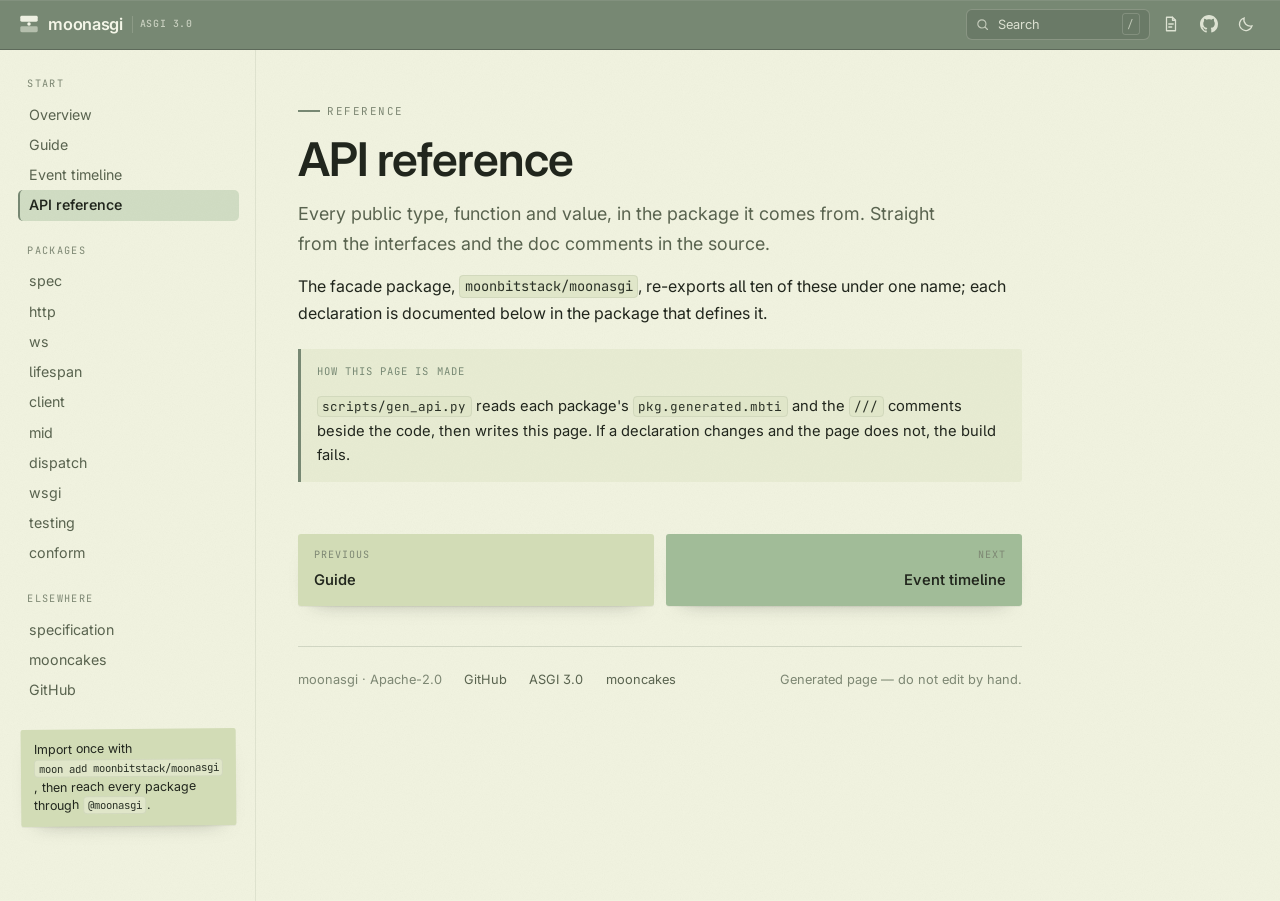
<file: docs/api.template.html>
<!doctype html>
<html lang="en">
<head>
<meta charset="utf-8">
<meta name="viewport" content="width=device-width,initial-scale=1">
<title>API reference — moonasgi</title>
<meta name="description" content="Every public type, function and value in moonasgi, generated from the package interfaces and the doc comments in the source.">
<link rel="icon" href="assets/mark.svg" type="image/svg+xml">
<link rel="preconnect" href="https://fonts.googleapis.com">
<link rel="preconnect" href="https://fonts.gstatic.com" crossorigin>
<link href="https://fonts.googleapis.com/css2?family=Inter:wght@400;500;600&family=Instrument+Serif:ital@0;1&family=JetBrains+Mono:wght@400;500&display=swap" rel="stylesheet">
<link rel="stylesheet" href="assets/style.css">
<script type="module" src="assets/scrollbar.js"></script>
<script>try{var t=localStorage.getItem("moonasgi-theme");if(t)document.documentElement.dataset.theme=t}catch(e){}</script>
</head>
<body>
<header class="topbar">
  <div class="topbar-inner">
    <button class="icon-btn menu-btn" id="menu-toggle" aria-label="Sections" aria-expanded="false"><svg viewBox="0 0 24 24" fill="none" stroke="currentColor" stroke-width="1.8" stroke-linecap="round"><path d="M4 7h16M4 12h16M4 17h16"/></svg></button>
    <a class="brand" href="index.html">
      <svg class="brand-mark" viewBox="0 0 24 24" aria-hidden="true" fill="none"><rect x="2.5" y="3" width="19" height="6.6" rx="1.6" fill="currentColor" opacity=".95"/><rect x="2.5" y="14.4" width="19" height="6.6" rx="1.6" fill="currentColor" opacity=".5"/><circle cx="12" cy="12" r="1.9" fill="currentColor"/></svg>
      moonasgi<small>ASGI 3.0</small>
    </a>
    <div class="top-actions">
      <button class="search-open" data-open-search aria-label="Search the documentation">
        <svg viewBox="0 0 24 24" fill="none" stroke="currentColor" stroke-width="1.8" stroke-linecap="round"><circle cx="11" cy="11" r="6.5"/><path d="m16 16 4 4"/></svg>
        <span>Search</span><kbd>/</kbd>
      </button>
      <a class="icon-btn" href="https://asgi.readthedocs.io/" title="ASGI specification" aria-label="ASGI specification" target="_blank" rel="noreferrer"><svg viewBox="0 0 24 24" fill="none" stroke="currentColor" stroke-width="1.7" stroke-linecap="round" stroke-linejoin="round"><path d="M6 3h8l4 4v14H6z"/><path d="M14 3v4h4"/><path d="M9 12h6M9 16h4"/></svg></a>
      <a class="icon-btn" href="https://github.com/moonbitstack/moonasgi" title="Source on GitHub" aria-label="Source on GitHub" target="_blank" rel="noreferrer"><svg viewBox="0 0 16 16" fill="currentColor"><path d="M8 0C3.58 0 0 3.58 0 8c0 3.54 2.29 6.53 5.47 7.59.4.07.55-.17.55-.38 0-.19-.01-.82-.01-1.49-2.01.37-2.53-.49-2.69-.94-.09-.23-.48-.94-.82-1.13-.28-.15-.68-.52-.01-.53.63-.01 1.08.58 1.23.82.72 1.21 1.87.87 2.33.66.07-.52.28-.87.51-1.07-1.78-.2-3.64-.89-3.64-3.95 0-.87.31-1.59.82-2.15-.08-.2-.36-1.02.08-2.12 0 0 .67-.21 2.2.82.64-.18 1.32-.27 2-.27s1.36.09 2 .27c1.53-1.04 2.2-.82 2.2-.82.44 1.1.16 1.92.08 2.12.51.56.82 1.27.82 2.15 0 3.07-1.87 3.75-3.65 3.95.29.25.54.73.54 1.48 0 1.07-.01 1.93-.01 2.2 0 .21.15.46.55.38A8.01 8.01 0 0 0 16 8c0-4.42-3.58-8-8-8Z"/></svg></a>
      <button class="icon-btn" id="theme-toggle" aria-label="Switch theme"></button>
    </div>
  </div>
</header>

<div class="shell">
  <aside class="sidebar">
    <div class="side-group">
      <span class="side-label">Start</span>
      <a class="side-link" href="index.html">Overview</a>
      <a class="side-link" href="guide.html">Guide</a>
      <a class="side-link" href="events.html">Event timeline</a>
      <a class="side-link" href="api.html" aria-current="page">API reference</a>
    </div>
    <div class="side-group">
      <span class="side-label">Packages</span>
      <a class="side-link" href="#moonasgi-spec-top">spec</a>
      <a class="side-link" href="#moonasgi-http-top">http</a>
      <a class="side-link" href="#moonasgi-ws-top">ws</a>
      <a class="side-link" href="#moonasgi-lifespan-top">lifespan</a>
      <a class="side-link" href="#moonasgi-client-top">client</a>
      <a class="side-link" href="#moonasgi-mid-top">mid</a>
      <a class="side-link" href="#moonasgi-dispatch-top">dispatch</a>
      <a class="side-link" href="#moonasgi-wsgi-top">wsgi</a>
      <a class="side-link" href="#moonasgi-testing-top">testing</a>
      <a class="side-link" href="#moonasgi-conform-top">conform</a>
    </div>
    <div class="side-group">
      <span class="side-label">Elsewhere</span>
      <a class="side-link" href="https://asgi.readthedocs.io/" target="_blank" rel="noreferrer">specification</a>
      <a class="side-link" href="https://mooncakes.io/docs/moonbitstack/moonasgi" target="_blank" rel="noreferrer">mooncakes</a>
      <a class="side-link" href="https://github.com/moonbitstack/moonasgi" target="_blank" rel="noreferrer">GitHub</a>
    </div>
    <p class="side-note">Import once with <code>moon add moonbitstack/moonasgi</code>, then reach every package through <code>@moonasgi</code>.</p>
  </aside>

  <main class="content">
    <article class="page">
      <p class="eyebrow">Reference</p>
      <h1>API reference</h1>
      <p class="lede">Every public type, function and value, in the package it comes from. Straight from the interfaces and the doc comments in the source.</p>
      <p>The facade package, <code>moonbitstack/moonasgi</code>, re-exports all ten of these under one name; each declaration is documented below in the package that defines it.</p>

      <div class="calm">
        <span class="calm-label">How this page is made</span>
        <p><code>scripts/gen_api.py</code> reads each package's <code>pkg.generated.mbti</code> and the <code>///</code> comments beside the code, then writes this page. If a declaration changes and the page does not, the build fails.</p>
      </div>

      <!-- body -->

      <nav class="prevnext">
        <a class="prev" href="guide.html"><span class="dir">Previous</span><span class="what">Guide</span></a>
        <a class="next" href="events.html"><span class="dir">Next</span><span class="what">Event timeline</span></a>
      </nav>
    </article>

    <footer class="site-foot">
      <span>moonasgi · Apache-2.0</span>
      <a href="https://github.com/moonbitstack/moonasgi">GitHub</a>
      <a href="https://asgi.readthedocs.io/">ASGI 3.0</a>
      <a href="https://mooncakes.io/docs/moonbitstack/moonasgi">mooncakes</a>
      <span class="spacer">Generated page — do not edit by hand.</span>
    </footer>
  </main>

  <aside class="toc" id="toc"></aside>
</div>

<div class="search-dialog" id="search" hidden>
  <div class="search-panel" role="dialog" aria-modal="true" aria-label="Search">
    <div class="search-field">
      <svg viewBox="0 0 24 24" width="16" height="16" fill="none" stroke="currentColor" stroke-width="1.8" stroke-linecap="round"><circle cx="11" cy="11" r="6.5"/><path d="m16 16 4 4"/></svg>
      <input id="search-input" type="search" placeholder="Search types, functions, sections" autocomplete="off" spellcheck="false">
    </div>
    <ul class="search-list" id="search-results"></ul>
  </div>
</div>

<script src="assets/site.js" defer></script>
</body>
</html>
</file>
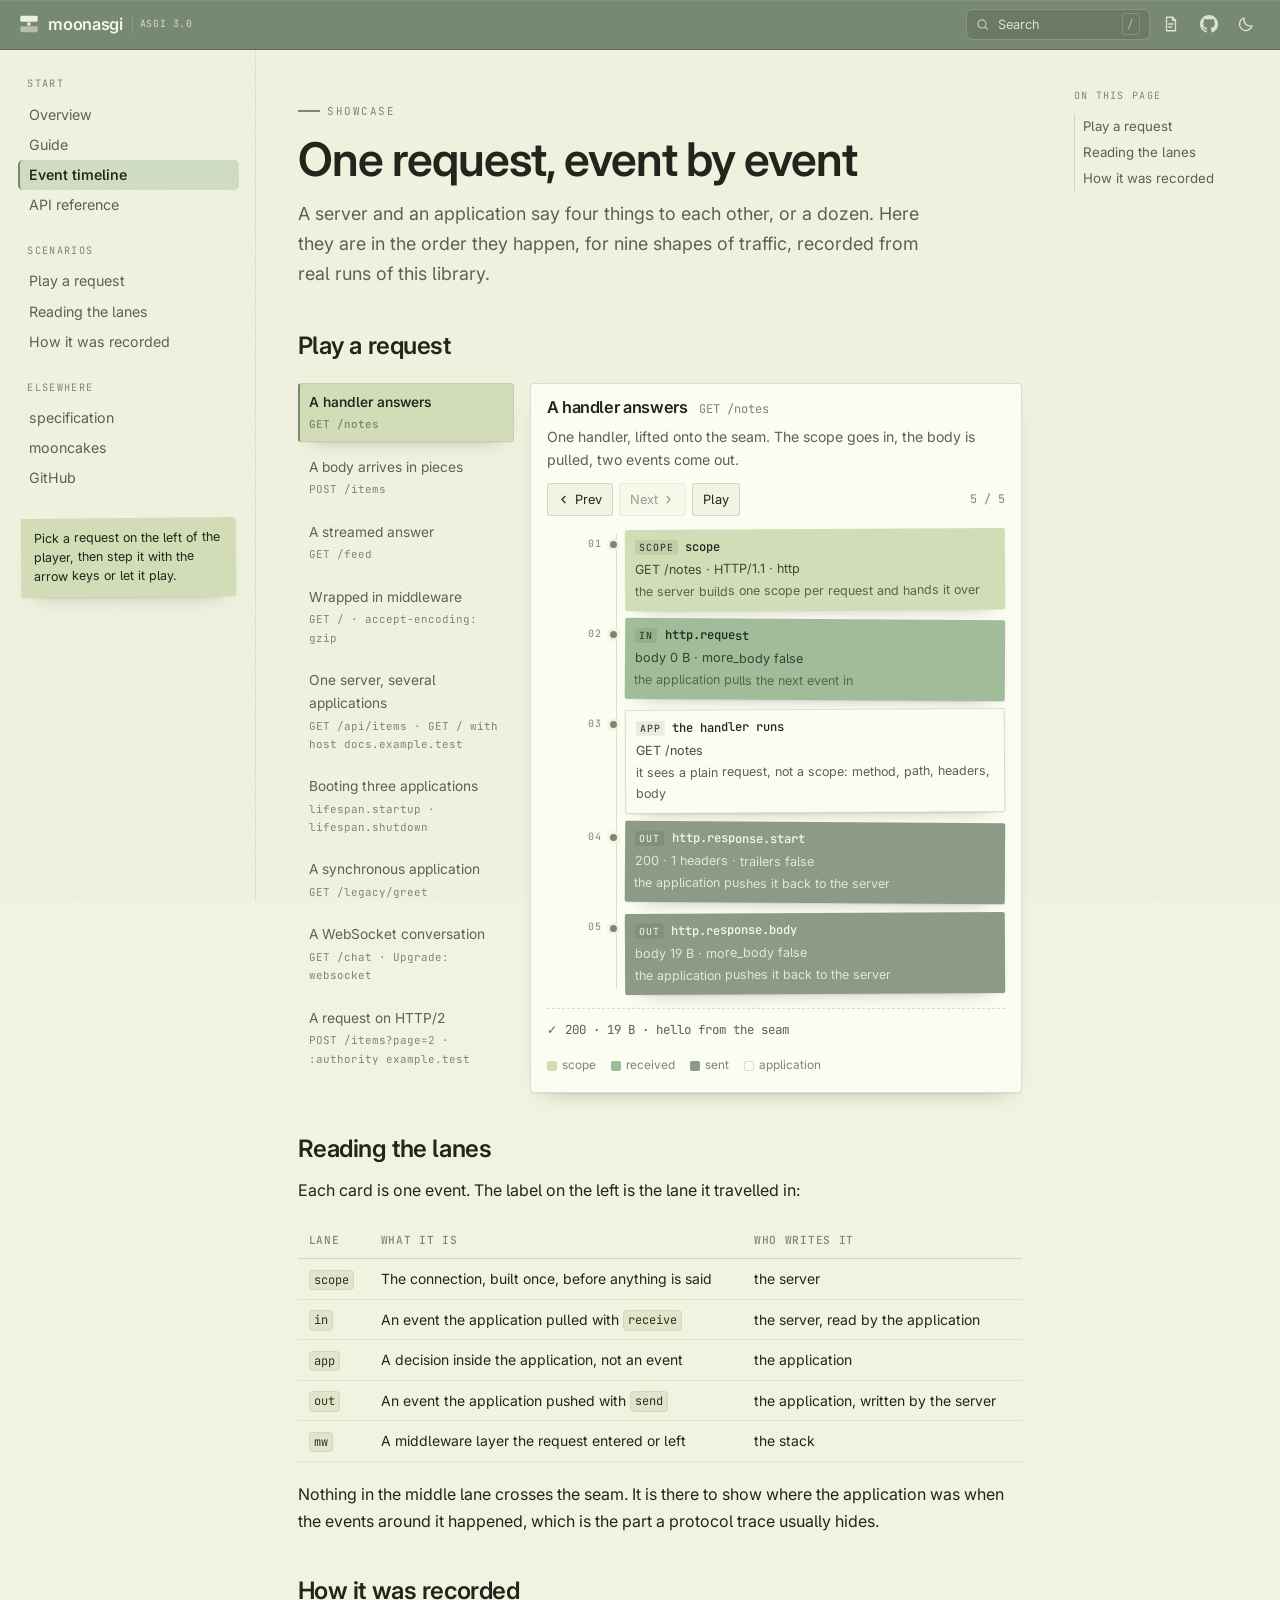
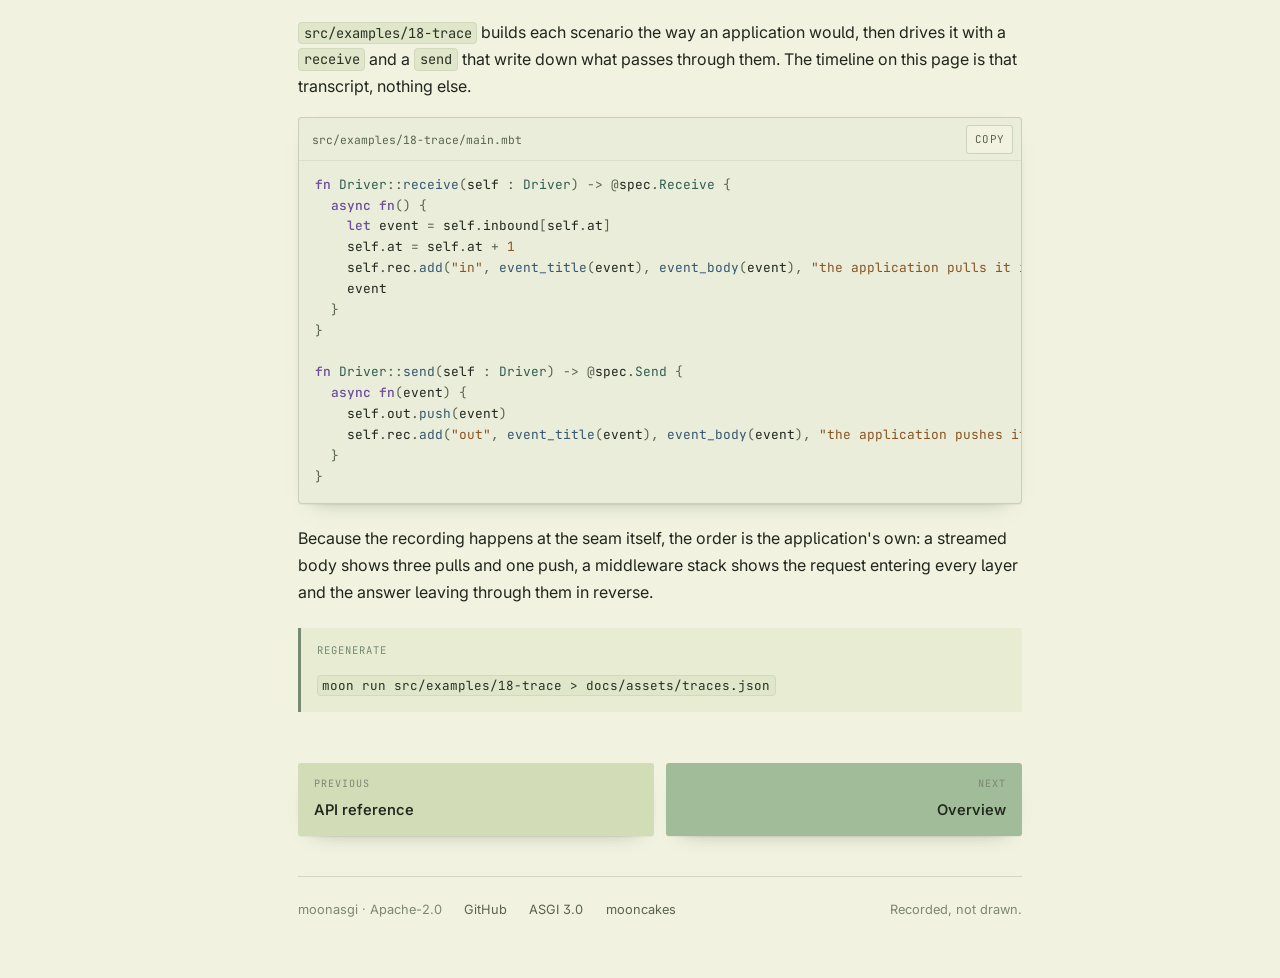
<file: docs/events.html>
<!doctype html>
<html lang="en">
<head>
<meta charset="utf-8">
<meta name="viewport" content="width=device-width,initial-scale=1">
<title>Event timeline — moonasgi</title>
<meta name="description" content="Watch a request cross the seam: every event pulled and pushed, in order, recorded from real runs of the library.">
<link rel="icon" href="assets/mark.svg" type="image/svg+xml">
<link rel="preconnect" href="https://fonts.googleapis.com">
<link rel="preconnect" href="https://fonts.gstatic.com" crossorigin>
<link href="https://fonts.googleapis.com/css2?family=Inter:wght@400;500;600&family=Instrument+Serif:ital@0;1&family=JetBrains+Mono:wght@400;500&display=swap" rel="stylesheet">
<link rel="stylesheet" href="assets/style.css">
<script type="module" src="assets/scrollbar.js"></script>
<script>try{var t=localStorage.getItem("moonasgi-theme");if(t)document.documentElement.dataset.theme=t}catch(e){}</script>
</head>
<body>
<header class="topbar">
  <div class="topbar-inner">
    <button class="icon-btn menu-btn" id="menu-toggle" aria-label="Sections" aria-expanded="false"><svg viewBox="0 0 24 24" fill="none" stroke="currentColor" stroke-width="1.8" stroke-linecap="round"><path d="M4 7h16M4 12h16M4 17h16"/></svg></button>
    <a class="brand" href="index.html">
      <svg class="brand-mark" viewBox="0 0 24 24" aria-hidden="true" fill="none"><rect x="2.5" y="3" width="19" height="6.6" rx="1.6" fill="currentColor" opacity=".95"/><rect x="2.5" y="14.4" width="19" height="6.6" rx="1.6" fill="currentColor" opacity=".5"/><circle cx="12" cy="12" r="1.9" fill="currentColor"/></svg>
      moonasgi<small>ASGI 3.0</small>
    </a>
    <div class="top-actions">
      <button class="search-open" data-open-search aria-label="Search the documentation">
        <svg viewBox="0 0 24 24" fill="none" stroke="currentColor" stroke-width="1.8" stroke-linecap="round"><circle cx="11" cy="11" r="6.5"/><path d="m16 16 4 4"/></svg>
        <span>Search</span><kbd>/</kbd>
      </button>
      <a class="icon-btn" href="https://asgi.readthedocs.io/" title="ASGI specification" aria-label="ASGI specification" target="_blank" rel="noreferrer"><svg viewBox="0 0 24 24" fill="none" stroke="currentColor" stroke-width="1.7" stroke-linecap="round" stroke-linejoin="round"><path d="M6 3h8l4 4v14H6z"/><path d="M14 3v4h4"/><path d="M9 12h6M9 16h4"/></svg></a>
      <a class="icon-btn" href="https://github.com/moonbitstack/moonasgi" title="Source on GitHub" aria-label="Source on GitHub" target="_blank" rel="noreferrer"><svg viewBox="0 0 16 16" fill="currentColor"><path d="M8 0C3.58 0 0 3.58 0 8c0 3.54 2.29 6.53 5.47 7.59.4.07.55-.17.55-.38 0-.19-.01-.82-.01-1.49-2.01.37-2.53-.49-2.69-.94-.09-.23-.48-.94-.82-1.13-.28-.15-.68-.52-.01-.53.63-.01 1.08.58 1.23.82.72 1.21 1.87.87 2.33.66.07-.52.28-.87.51-1.07-1.78-.2-3.64-.89-3.64-3.95 0-.87.31-1.59.82-2.15-.08-.2-.36-1.02.08-2.12 0 0 .67-.21 2.2.82.64-.18 1.32-.27 2-.27s1.36.09 2 .27c1.53-1.04 2.2-.82 2.2-.82.44 1.1.16 1.92.08 2.12.51.56.82 1.27.82 2.15 0 3.07-1.87 3.75-3.65 3.95.29.25.54.73.54 1.48 0 1.07-.01 1.93-.01 2.2 0 .21.15.46.55.38A8.01 8.01 0 0 0 16 8c0-4.42-3.58-8-8-8Z"/></svg></a>
      <button class="icon-btn" id="theme-toggle" aria-label="Switch theme"></button>
    </div>
  </div>
</header>

<div class="shell">
  <aside class="sidebar">
    <div class="side-group">
      <span class="side-label">Start</span>
      <a class="side-link" href="index.html">Overview</a>
      <a class="side-link" href="guide.html">Guide</a>
      <a class="side-link" href="events.html" aria-current="page">Event timeline</a>
      <a class="side-link" href="api.html">API reference</a>
    </div>
    <div class="side-group">
      <span class="side-label">Scenarios</span>
      <a class="side-link" href="#play">Play a request</a>
      <a class="side-link" href="#lanes">Reading the lanes</a>
      <a class="side-link" href="#recorded">How it was recorded</a>
    </div>
    <div class="side-group">
      <span class="side-label">Elsewhere</span>
      <a class="side-link" href="https://asgi.readthedocs.io/" target="_blank" rel="noreferrer">specification</a>
      <a class="side-link" href="https://mooncakes.io/docs/moonbitstack/moonasgi" target="_blank" rel="noreferrer">mooncakes</a>
      <a class="side-link" href="https://github.com/moonbitstack/moonasgi" target="_blank" rel="noreferrer">GitHub</a>
    </div>
    <p class="side-note">Pick a request on the left of the player, then step it with the arrow keys or let it play.</p>
  </aside>

  <main class="content">
    <article class="page">
      <p class="eyebrow">Showcase</p>
      <h1>One request, event by event</h1>
      <p class="lede">A server and an application say four things to each other, or a dozen. Here they are in the order they happen, for nine shapes of traffic, recorded from real runs of this library.</p>

      <h2 id="play">Play a request</h2>
      <div class="stage" id="stage">
        <div class="picker" id="picker" aria-label="Scenarios"></div>
        <div class="player" id="player">
          <div class="player-head">
            <h3 id="player-title">Loading</h3>
            <span class="req" id="player-req"></span>
          </div>
          <p class="player-blurb" id="player-blurb"></p>
          <div class="controls">
            <button class="ctl" id="prev" aria-label="Previous event">
              <svg viewBox="0 0 24 24" fill="none" stroke="currentColor" stroke-width="2" stroke-linecap="round" stroke-linejoin="round"><path d="M15 6l-6 6 6 6"/></svg>Prev
            </button>
            <button class="ctl" id="next" aria-label="Next event">
              Next<svg viewBox="0 0 24 24" fill="none" stroke="currentColor" stroke-width="2" stroke-linecap="round" stroke-linejoin="round"><path d="M9 6l6 6-6 6"/></svg>
            </button>
            <button class="ctl" id="play-btn">Play</button>
            <span class="counter" id="counter">0 / 0</span>
          </div>
          <div class="timeline" id="timeline"></div>
          <div class="result-line" id="result" hidden></div>
          <div class="timeline-legend">
            <span class="legend-key"><i></i>scope</span>
            <span class="legend-key in"><i></i>received</span>
            <span class="legend-key out"><i></i>sent</span>
            <span class="legend-key app"><i></i>application</span>
          </div>
        </div>
      </div>

      <h2 id="lanes">Reading the lanes</h2>
      <p>Each card is one event. The label on the left is the lane it travelled in:</p>
      <div class="table-wrap">
        <table>
          <thead><tr><th>Lane</th><th>What it is</th><th>Who writes it</th></tr></thead>
          <tbody>
            <tr><td><code>scope</code></td><td>The connection, built once, before anything is said</td><td>the server</td></tr>
            <tr><td><code>in</code></td><td>An event the application pulled with <code>receive</code></td><td>the server, read by the application</td></tr>
            <tr><td><code>app</code></td><td>A decision inside the application, not an event</td><td>the application</td></tr>
            <tr><td><code>out</code></td><td>An event the application pushed with <code>send</code></td><td>the application, written by the server</td></tr>
            <tr><td><code>mw</code></td><td>A middleware layer the request entered or left</td><td>the stack</td></tr>
          </tbody>
        </table>
      </div>
      <p>Nothing in the middle lane crosses the seam. It is there to show where the application was when the events around it happened, which is the part a protocol trace usually hides.</p>

      <h2 id="recorded">How it was recorded</h2>
      <p><code>src/examples/18-trace</code> builds each scenario the way an application would, then drives it with a <code>receive</code> and a <code>send</code> that write down what passes through them. The timeline on this page is that transcript, nothing else.</p>
      <div class="code">
        <div class="code-head"><span class="file">src/examples/18-trace/main.mbt</span><button class="copy" data-copy="">copy</button></div>
        <pre data-lang="moonbit"><code>fn Driver::receive(self : Driver) -&gt; @spec.Receive {
  async fn() {
    let event = self.inbound[self.at]
    self.at = self.at + 1
    self.rec.add("in", event_title(event), event_body(event), "the application pulls it in")
    event
  }
}

fn Driver::send(self : Driver) -&gt; @spec.Send {
  async fn(event) {
    self.out.push(event)
    self.rec.add("out", event_title(event), event_body(event), "the application pushes it out")
  }
}</code></pre>
      </div>
      <p>Because the recording happens at the seam itself, the order is the application's own: a streamed body shows three pulls and one push, a middleware stack shows the request entering every layer and the answer leaving through them in reverse.</p>
      <div class="calm">
        <span class="calm-label">Regenerate</span>
        <p><code>moon run src/examples/18-trace &gt; docs/assets/traces.json</code></p>
      </div>

      <nav class="prevnext">
        <a class="prev" href="api.html"><span class="dir">Previous</span><span class="what">API reference</span></a>
        <a class="next" href="index.html"><span class="dir">Next</span><span class="what">Overview</span></a>
      </nav>
    </article>

    <footer class="site-foot">
      <span>moonasgi · Apache-2.0</span>
      <a href="https://github.com/moonbitstack/moonasgi">GitHub</a>
      <a href="https://asgi.readthedocs.io/">ASGI 3.0</a>
      <a href="https://mooncakes.io/docs/moonbitstack/moonasgi">mooncakes</a>
      <span class="spacer">Recorded, not drawn.</span>
    </footer>
  </main>

  <aside class="toc" id="toc"></aside>
</div>

<div class="search-dialog" id="search" hidden>
  <div class="search-panel" role="dialog" aria-modal="true" aria-label="Search">
    <div class="search-field">
      <svg viewBox="0 0 24 24" width="16" height="16" fill="none" stroke="currentColor" stroke-width="1.8" stroke-linecap="round"><circle cx="11" cy="11" r="6.5"/><path d="m16 16 4 4"/></svg>
      <input id="search-input" type="search" placeholder="Search types, functions, sections" autocomplete="off" spellcheck="false">
    </div>
    <ul class="search-list" id="search-results"></ul>
  </div>
</div>

<script src="assets/site.js" defer></script>
</body>
</html>
</file>
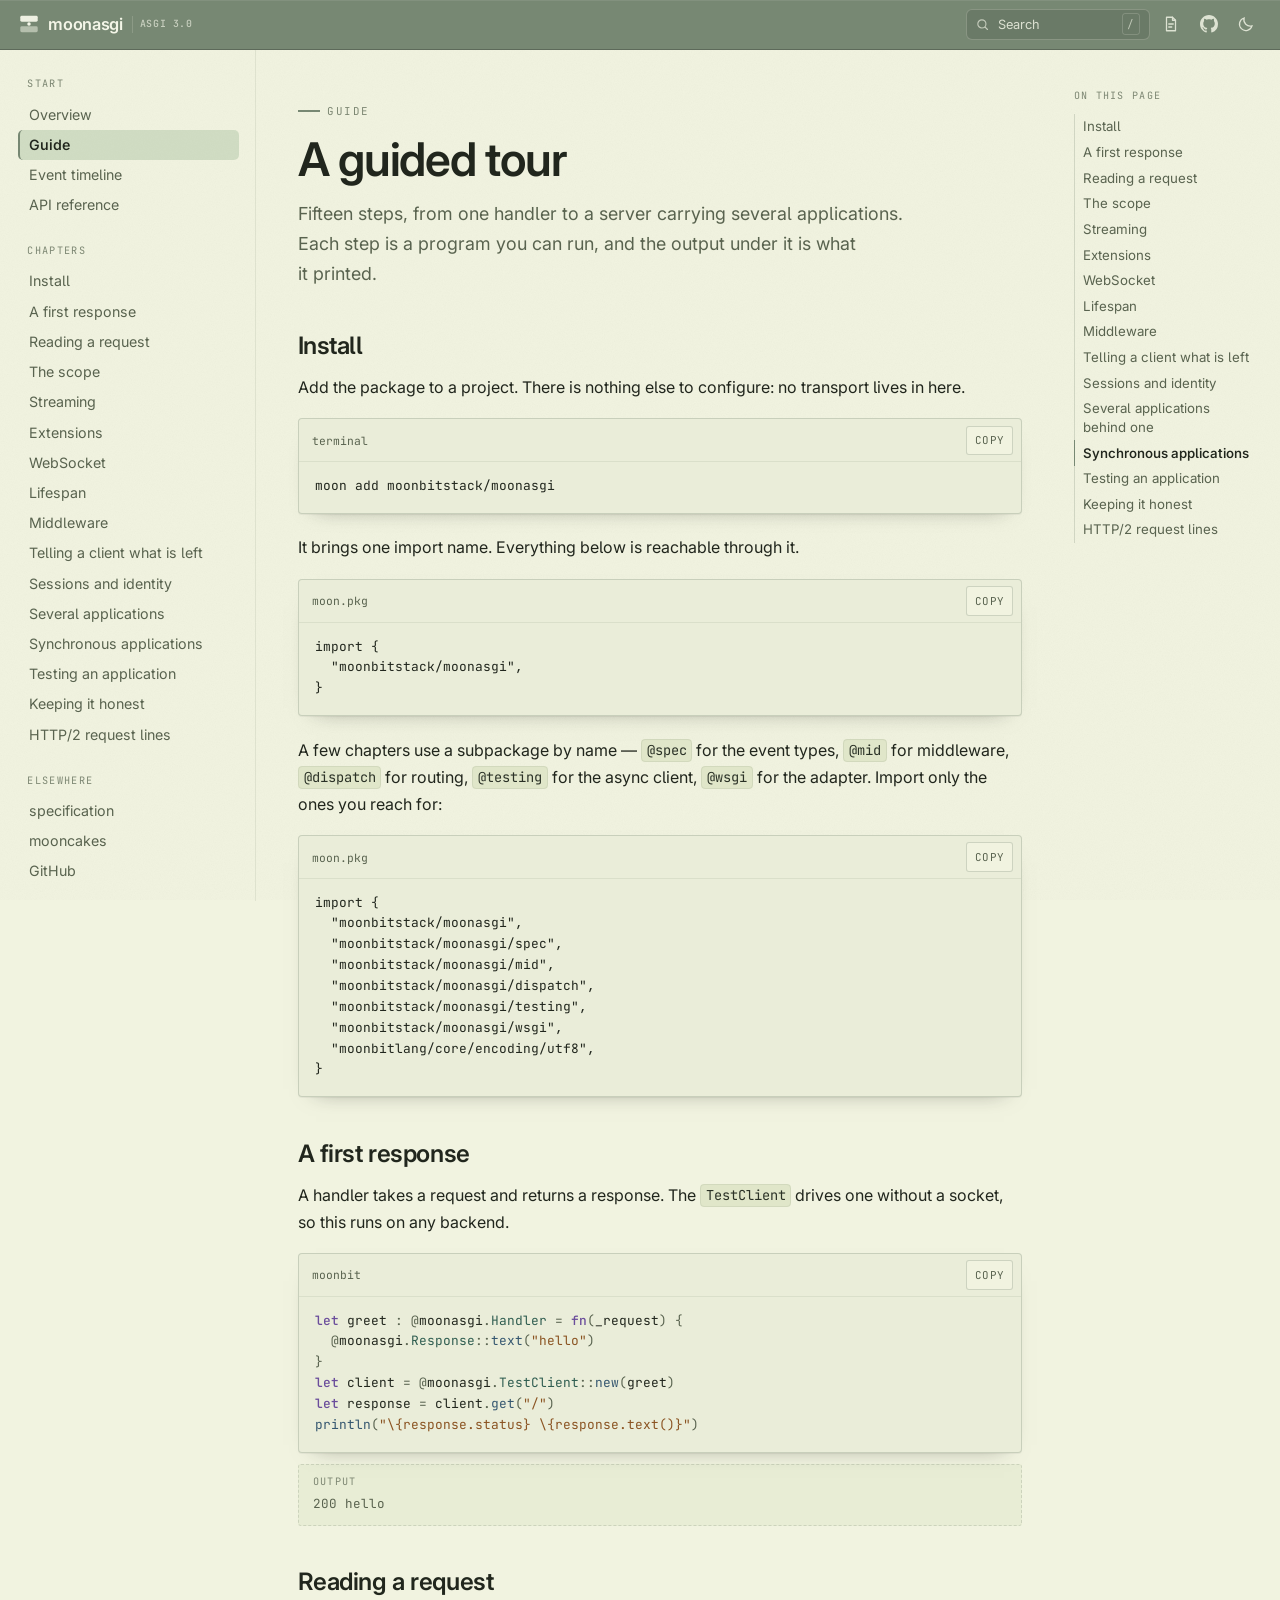
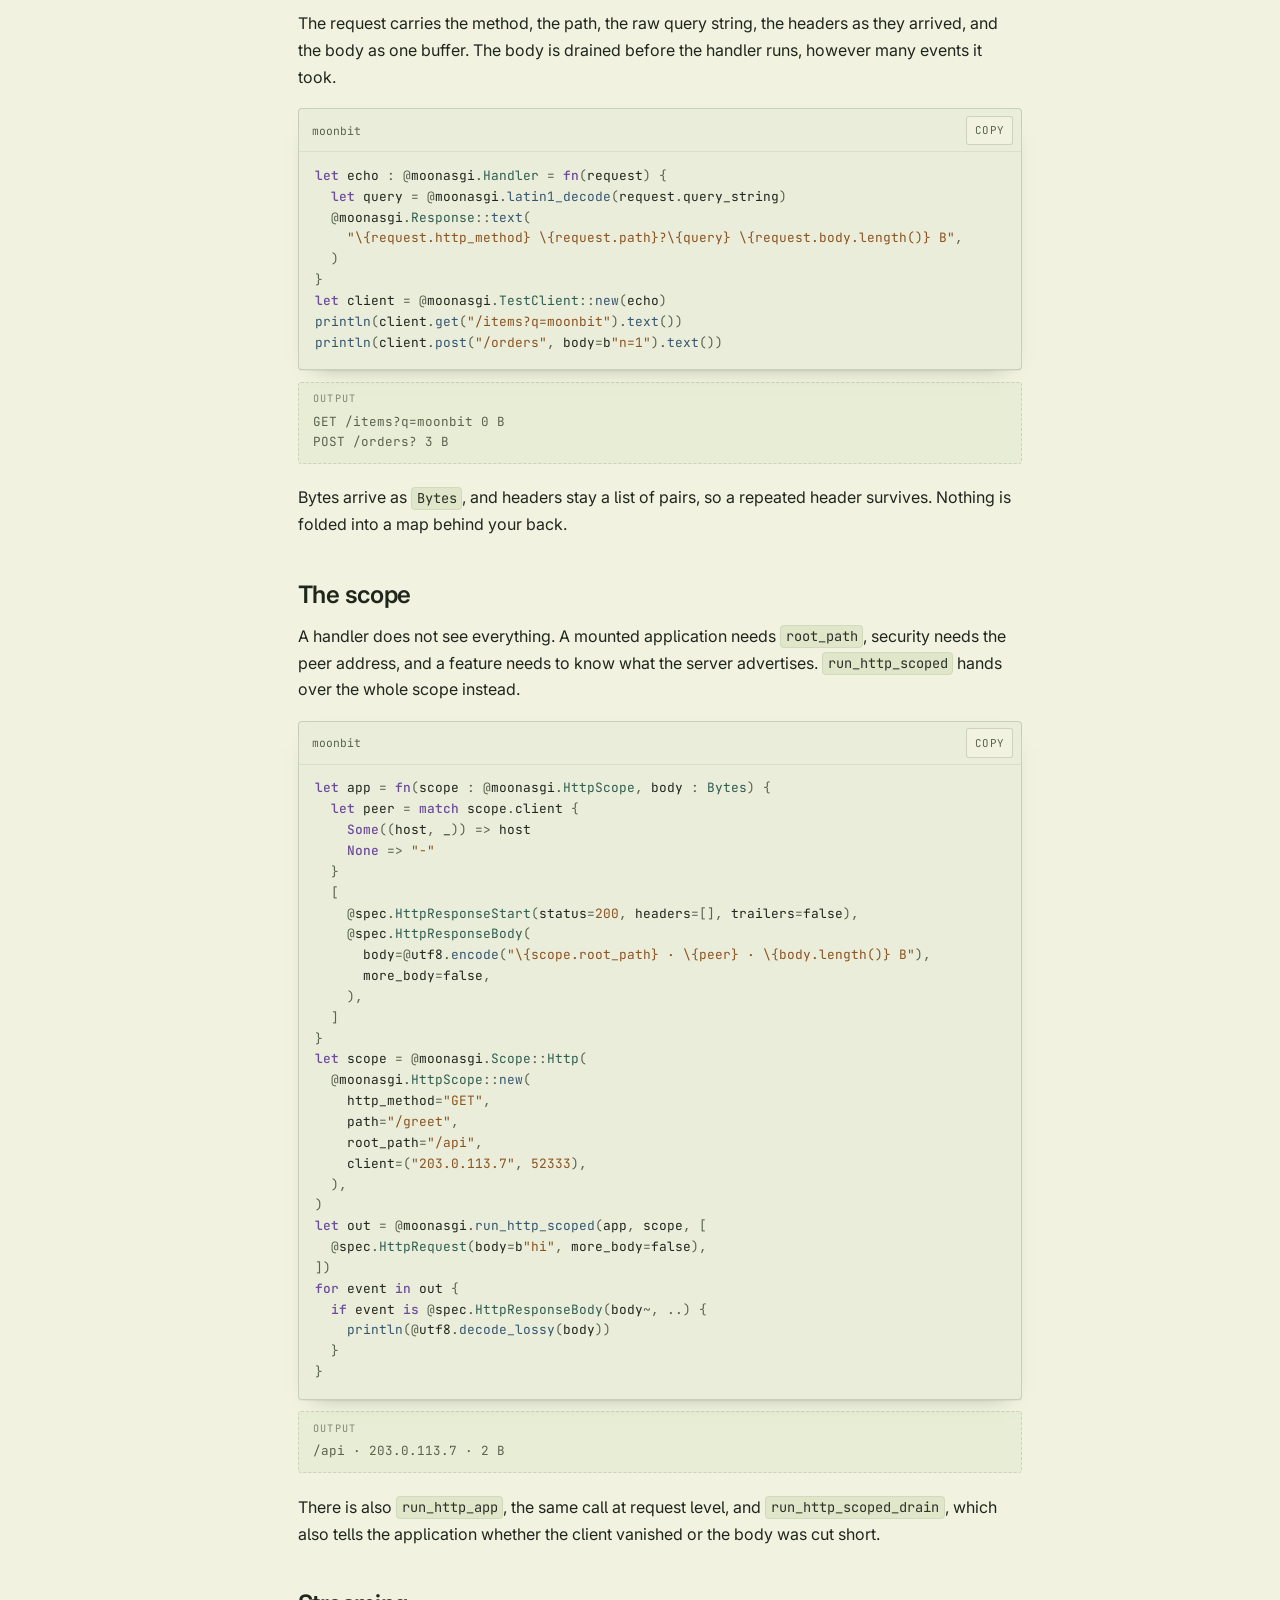
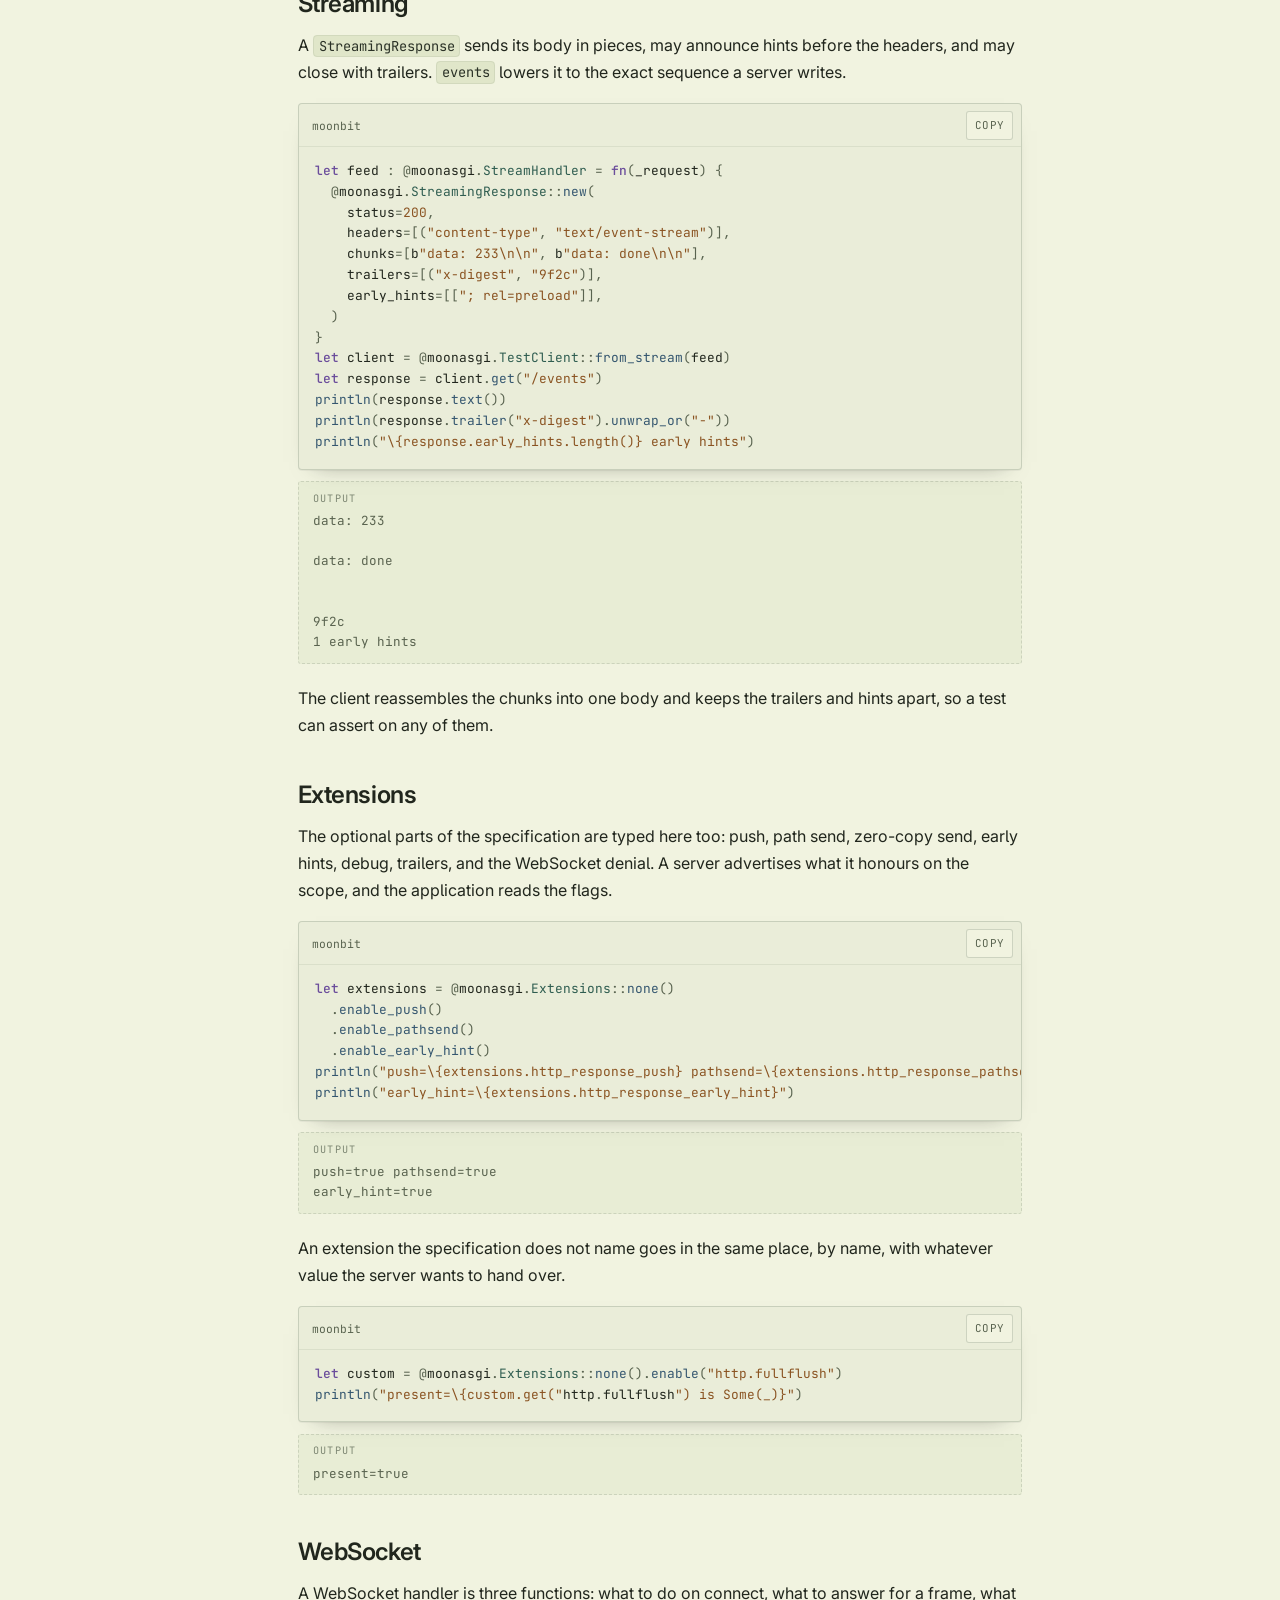
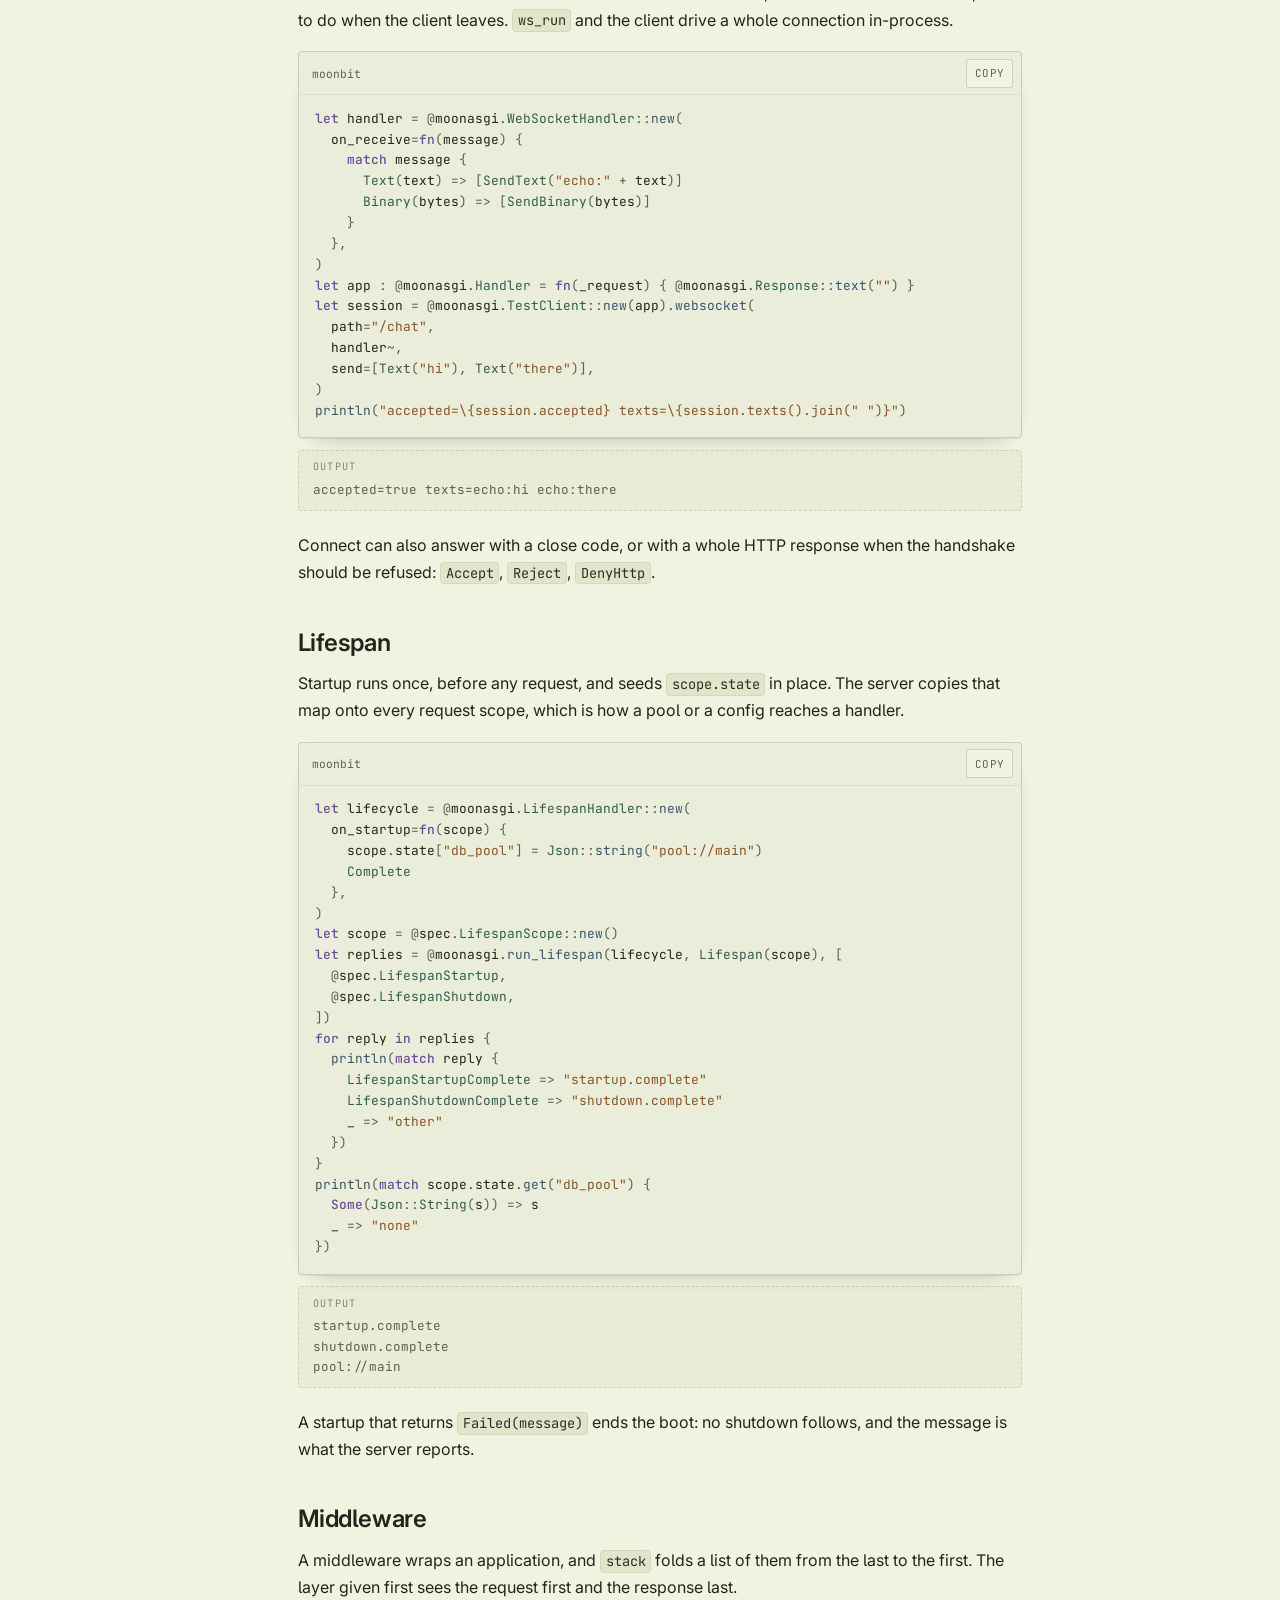
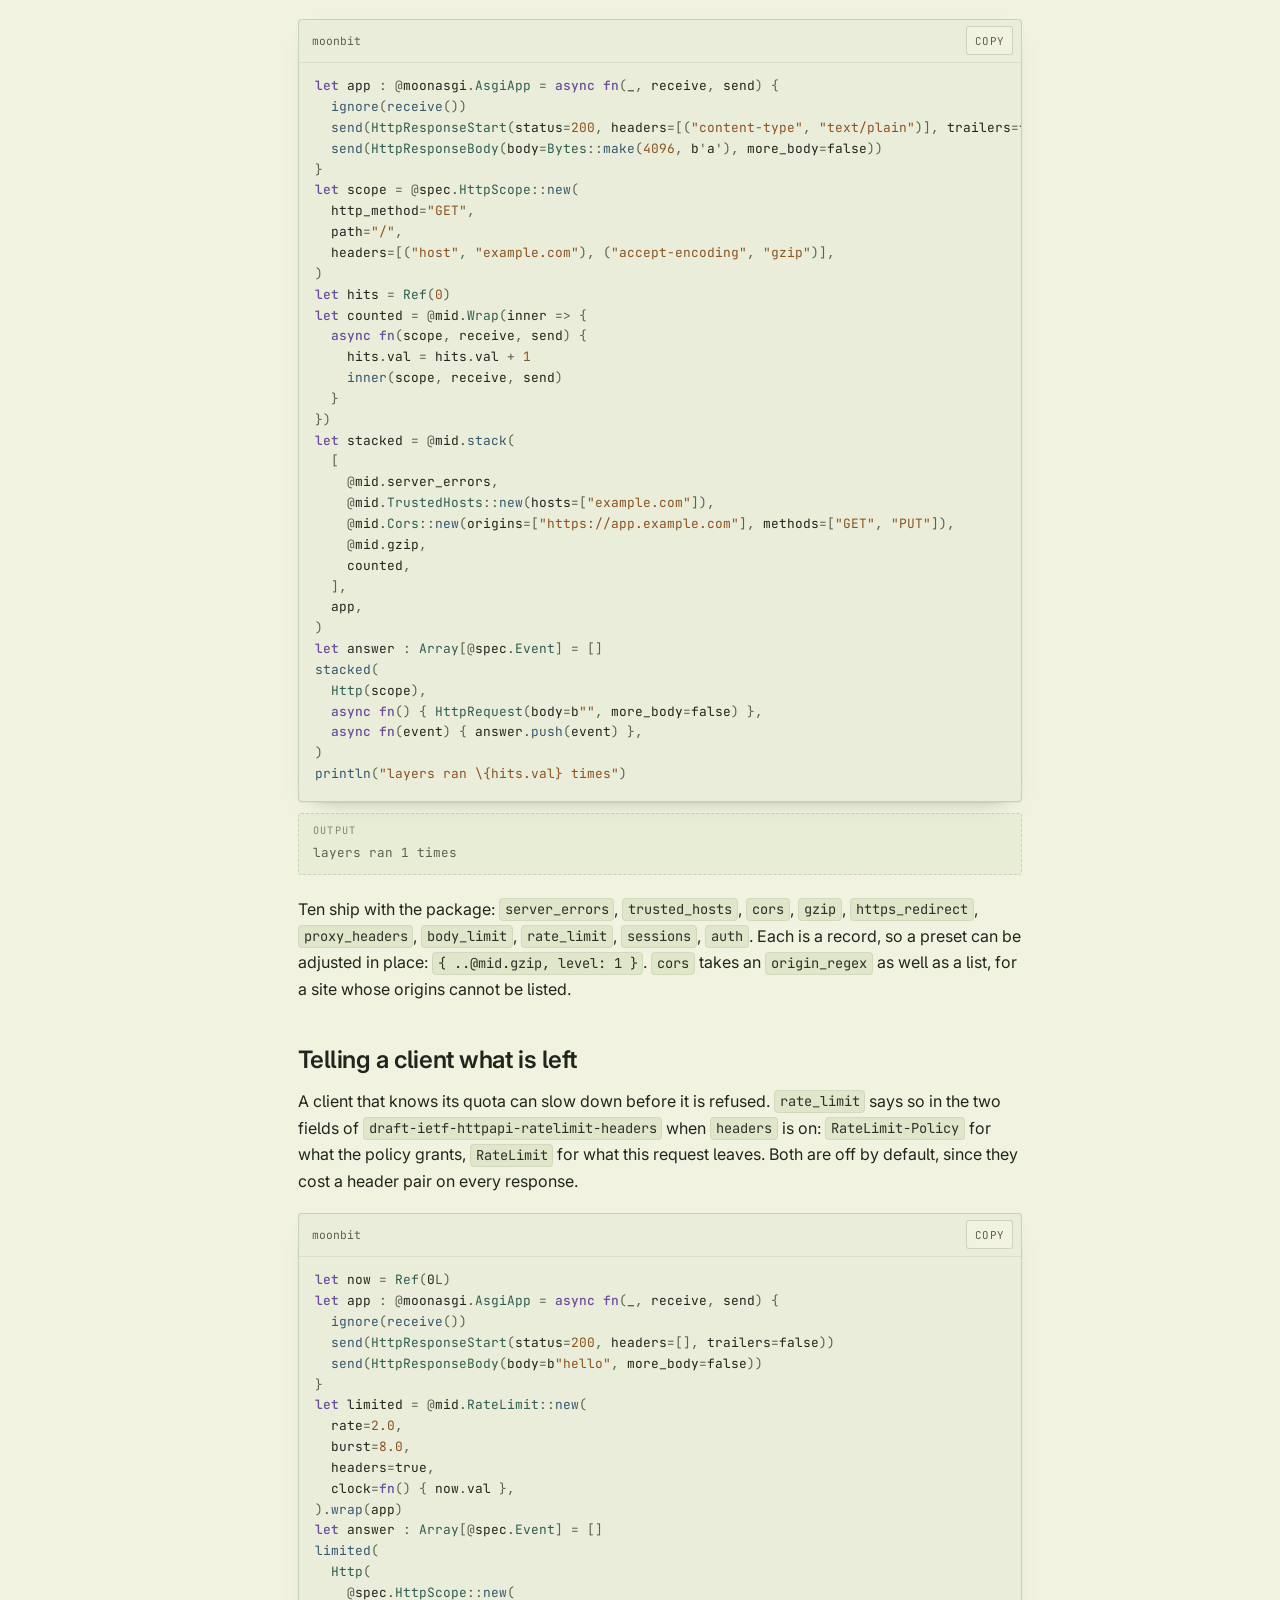
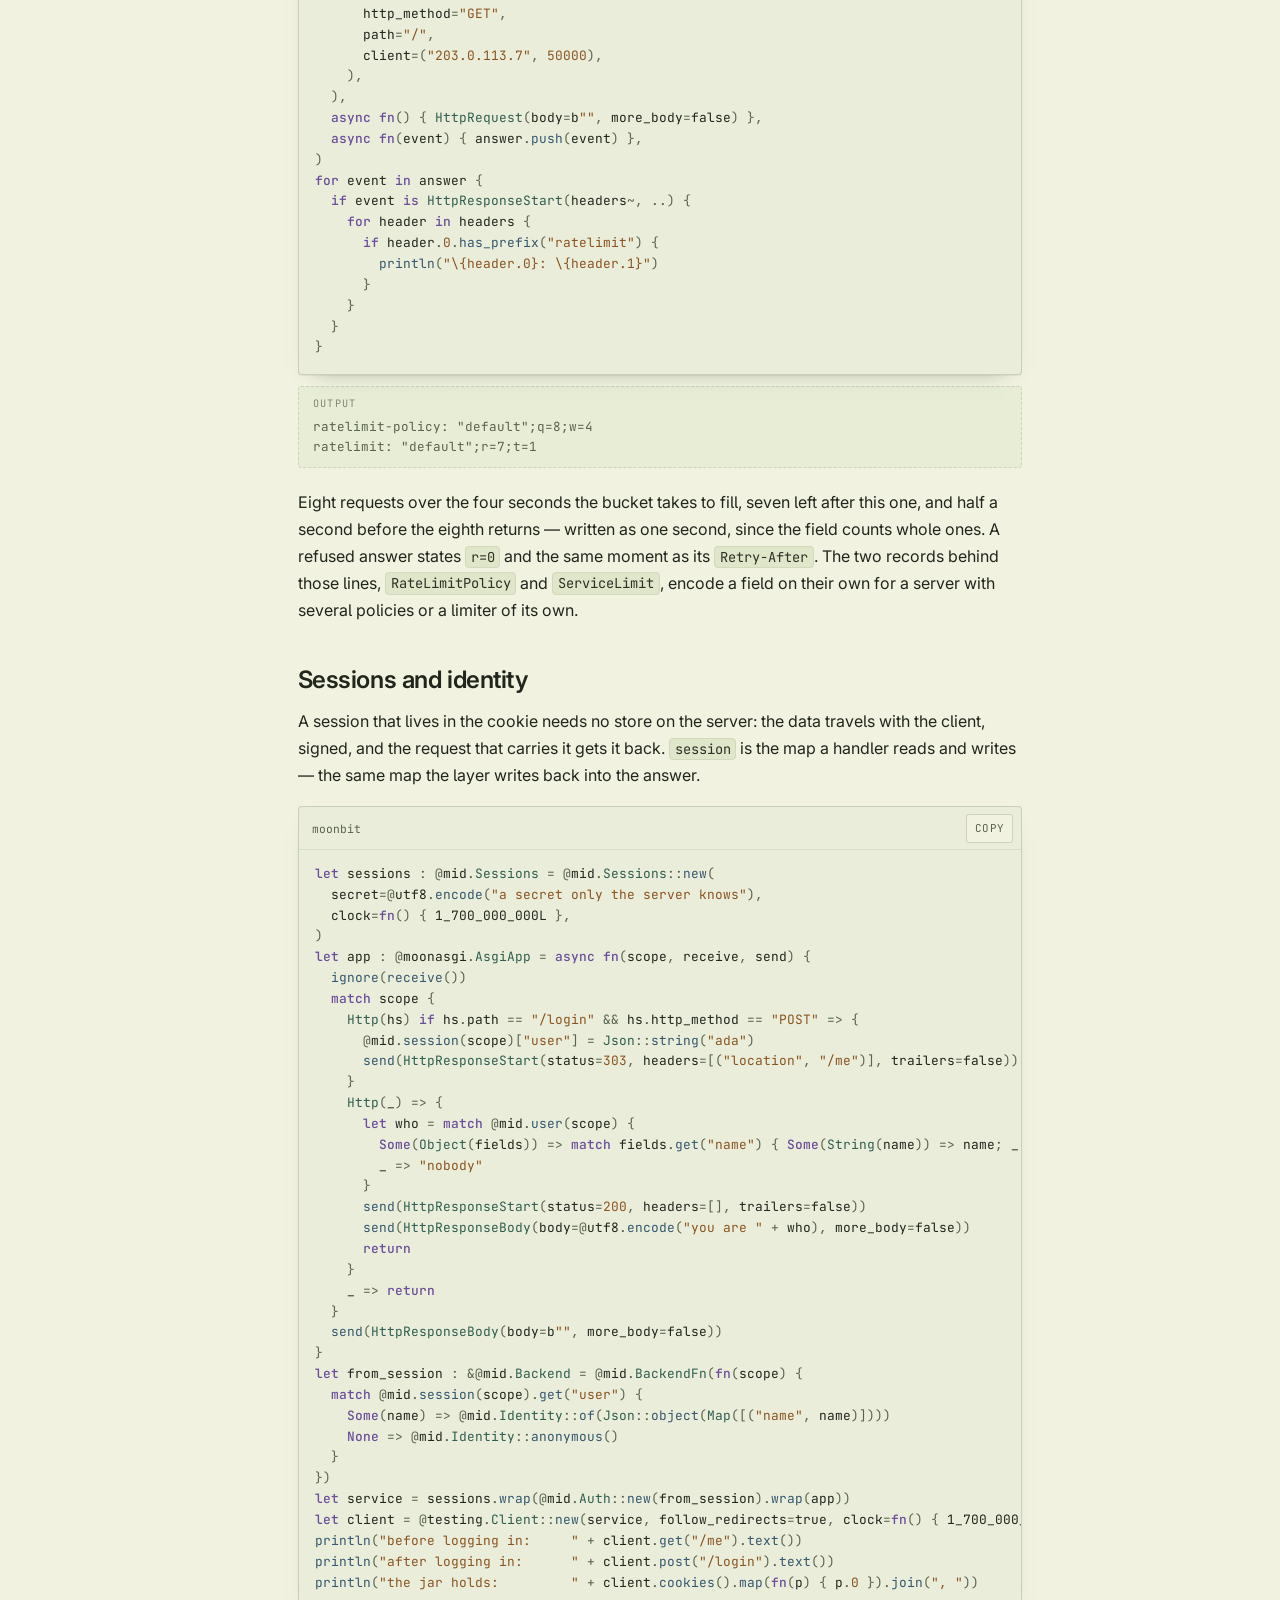
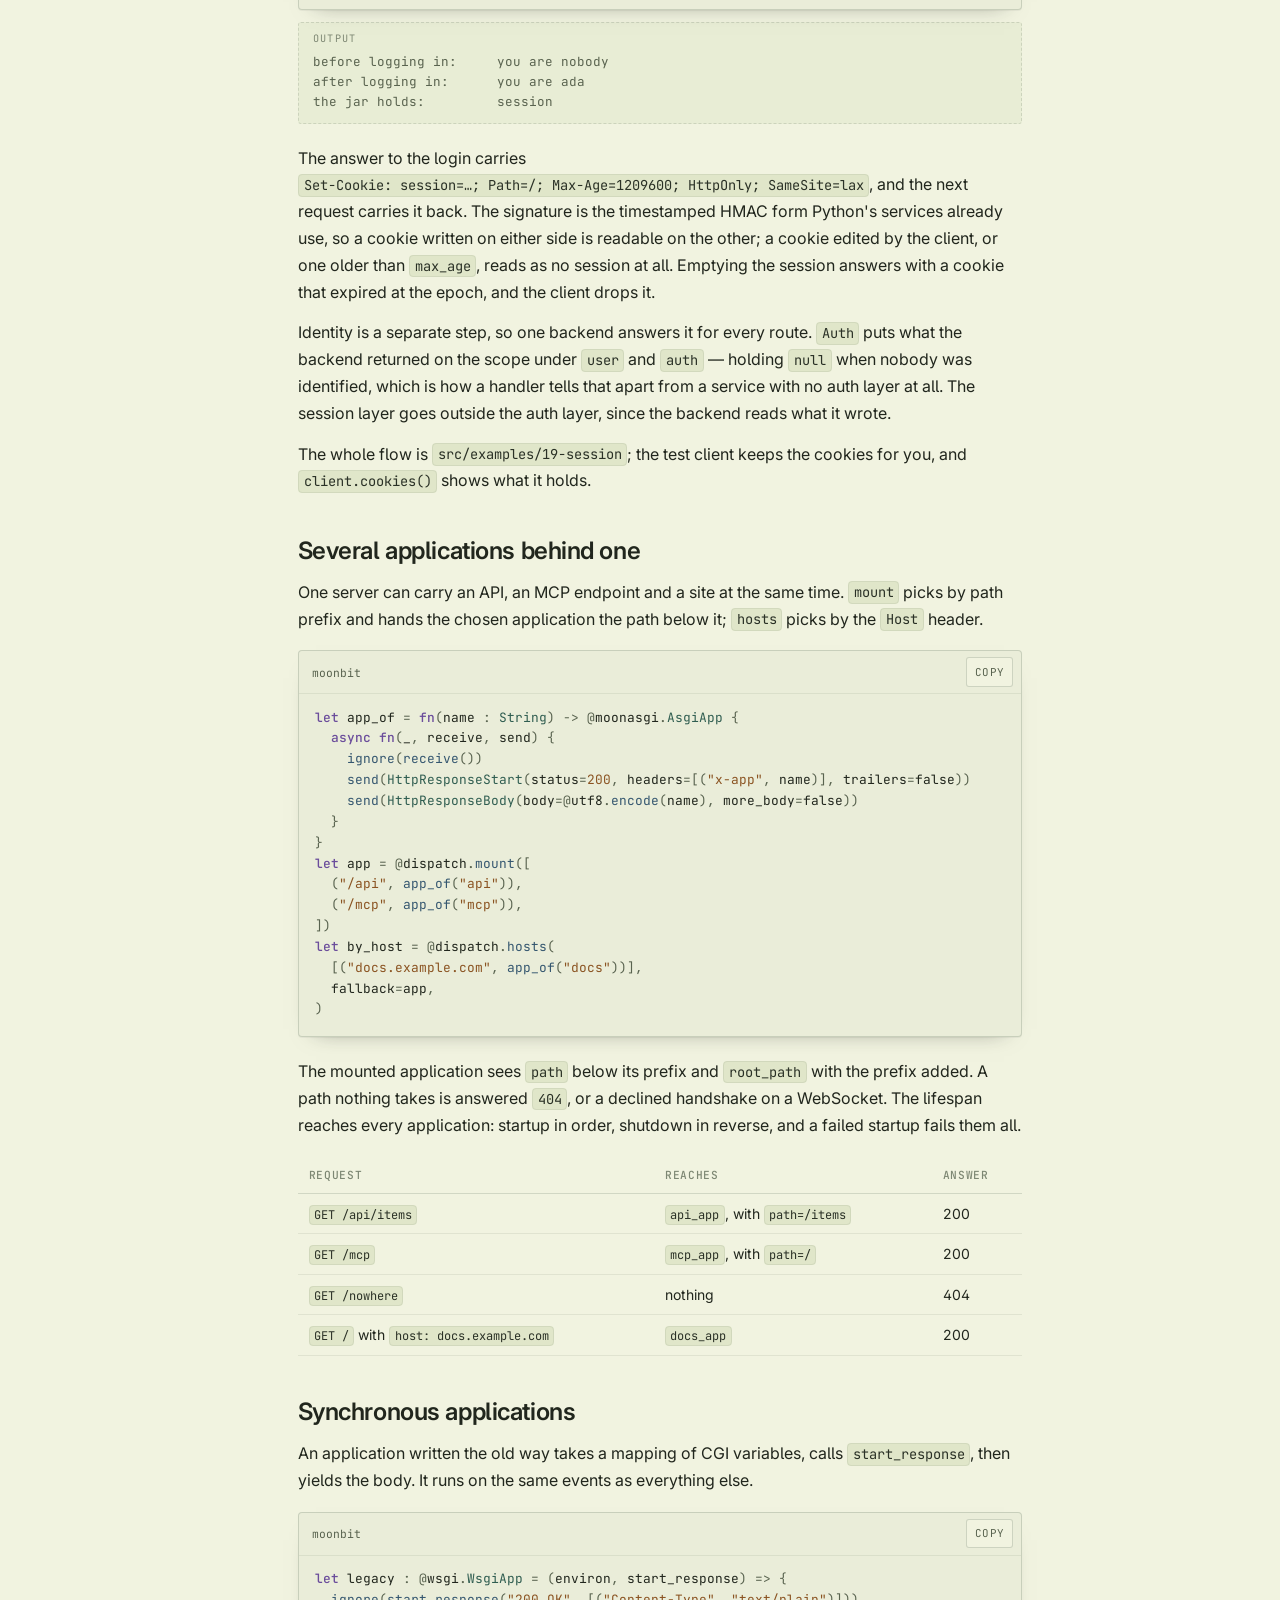
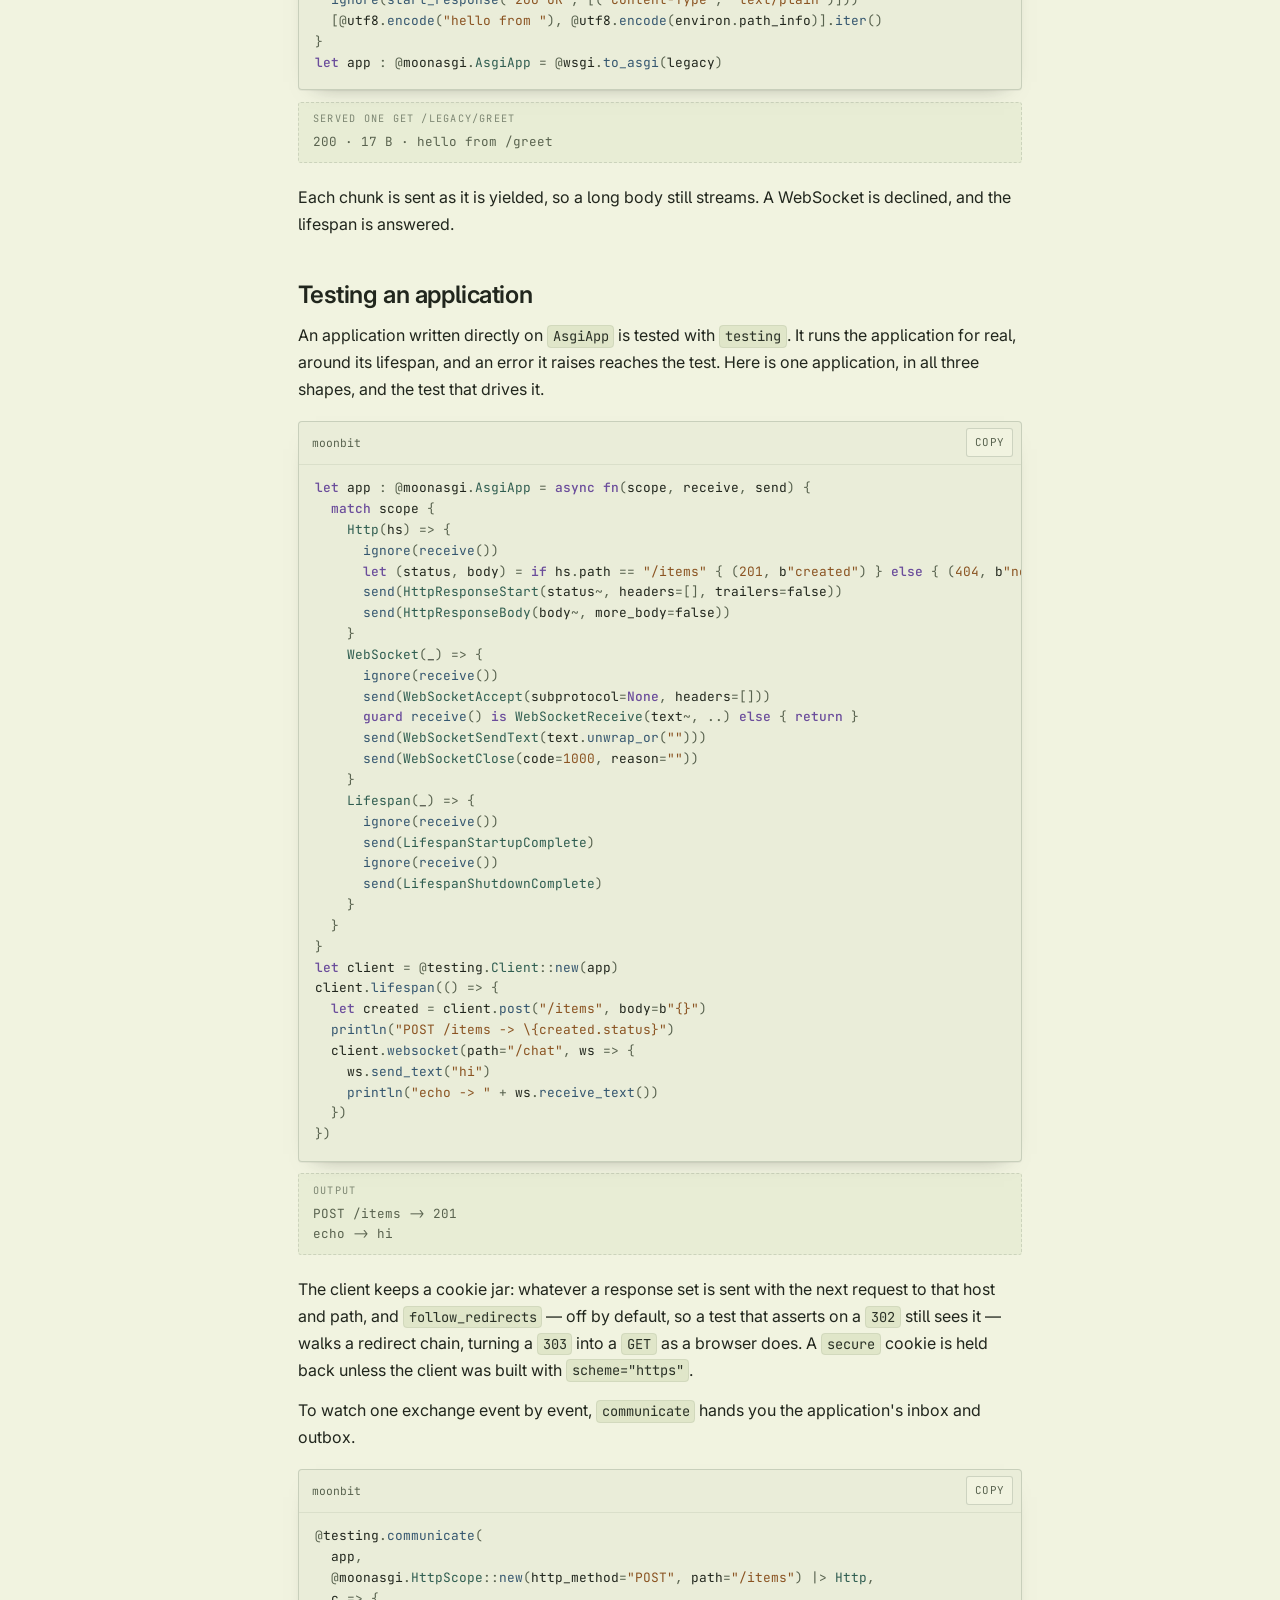
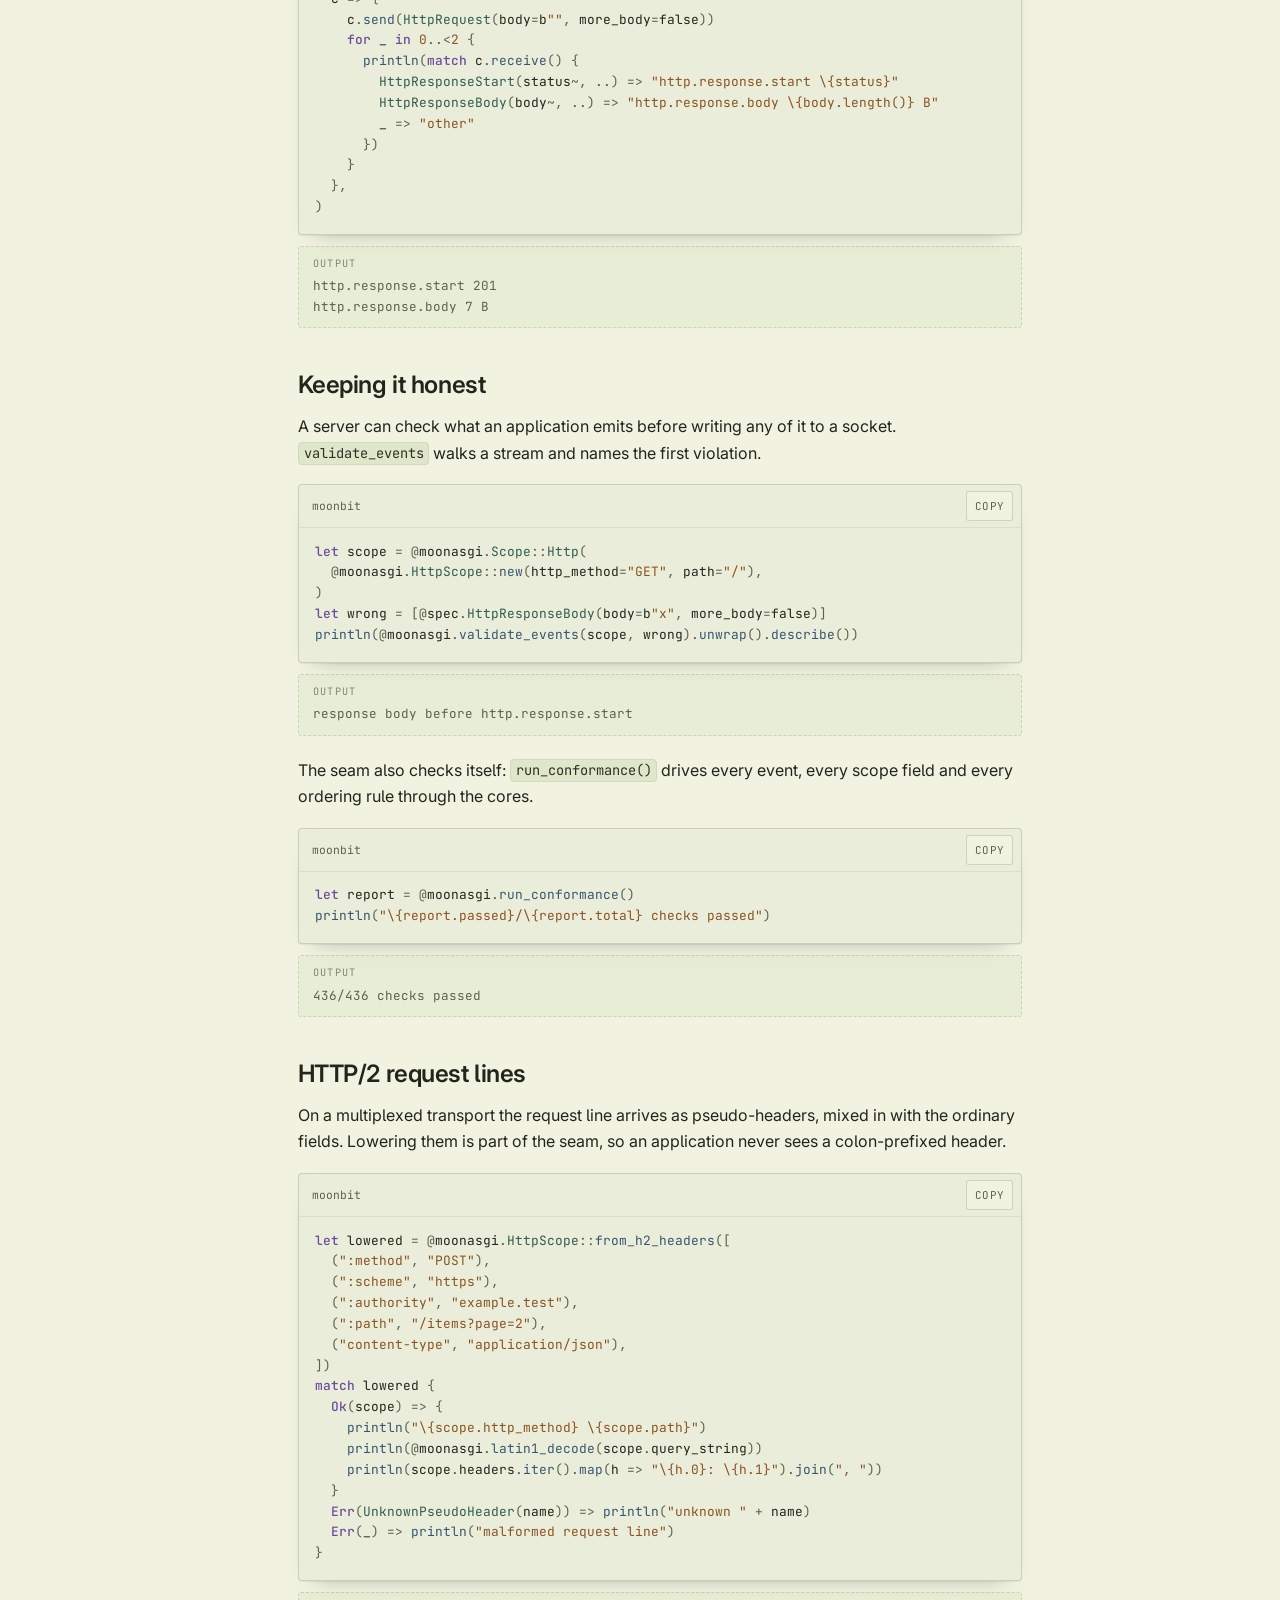
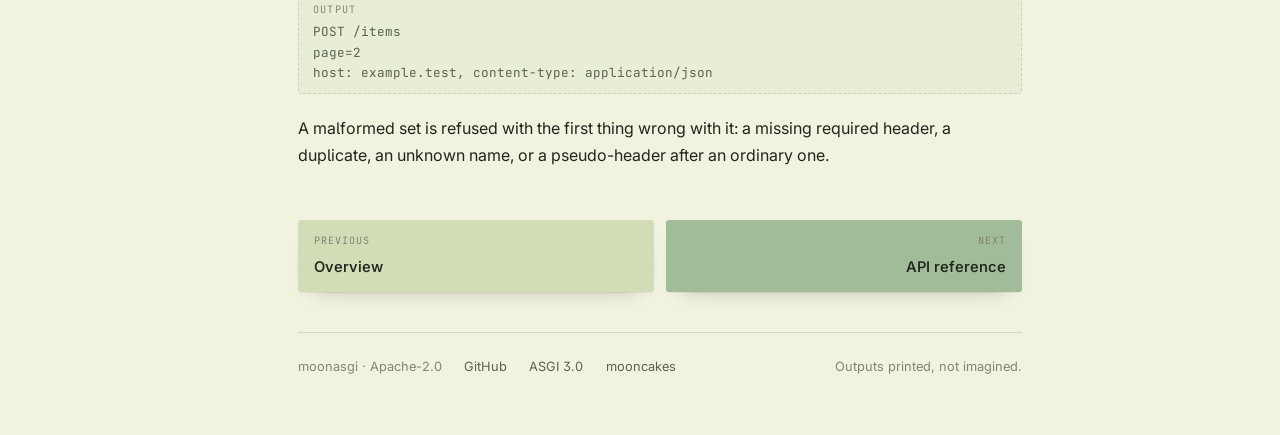
<file: docs/guide.html>
<!doctype html>
<html lang="en">
<head>
<meta charset="utf-8">
<meta name="viewport" content="width=device-width,initial-scale=1">
<title>Guide — moonasgi</title>
<meta name="description" content="From the first response to a full stack: a guided tour of moonasgi, with the real output of every snippet.">
<link rel="icon" href="assets/mark.svg" type="image/svg+xml">
<link rel="preconnect" href="https://fonts.googleapis.com">
<link rel="preconnect" href="https://fonts.gstatic.com" crossorigin>
<link href="https://fonts.googleapis.com/css2?family=Inter:wght@400;500;600&family=Instrument+Serif:ital@0;1&family=JetBrains+Mono:wght@400;500&display=swap" rel="stylesheet">
<link rel="stylesheet" href="assets/style.css">
<script type="module" src="assets/scrollbar.js"></script>
<script>try{var t=localStorage.getItem("moonasgi-theme");if(t)document.documentElement.dataset.theme=t}catch(e){}</script>
</head>
<body>
<header class="topbar">
  <div class="topbar-inner">
    <button class="icon-btn menu-btn" id="menu-toggle" aria-label="Sections" aria-expanded="false"><svg viewBox="0 0 24 24" fill="none" stroke="currentColor" stroke-width="1.8" stroke-linecap="round"><path d="M4 7h16M4 12h16M4 17h16"/></svg></button>
    <a class="brand" href="index.html">
      <svg class="brand-mark" viewBox="0 0 24 24" aria-hidden="true" fill="none"><rect x="2.5" y="3" width="19" height="6.6" rx="1.6" fill="currentColor" opacity=".95"/><rect x="2.5" y="14.4" width="19" height="6.6" rx="1.6" fill="currentColor" opacity=".5"/><circle cx="12" cy="12" r="1.9" fill="currentColor"/></svg>
      moonasgi<small>ASGI 3.0</small>
    </a>
    <div class="top-actions">
      <button class="search-open" data-open-search aria-label="Search the documentation">
        <svg viewBox="0 0 24 24" fill="none" stroke="currentColor" stroke-width="1.8" stroke-linecap="round"><circle cx="11" cy="11" r="6.5"/><path d="m16 16 4 4"/></svg>
        <span>Search</span><kbd>/</kbd>
      </button>
      <a class="icon-btn" href="https://asgi.readthedocs.io/" title="ASGI specification" aria-label="ASGI specification" target="_blank" rel="noreferrer"><svg viewBox="0 0 24 24" fill="none" stroke="currentColor" stroke-width="1.7" stroke-linecap="round" stroke-linejoin="round"><path d="M6 3h8l4 4v14H6z"/><path d="M14 3v4h4"/><path d="M9 12h6M9 16h4"/></svg></a>
      <a class="icon-btn" href="https://github.com/moonbitstack/moonasgi" title="Source on GitHub" aria-label="Source on GitHub" target="_blank" rel="noreferrer"><svg viewBox="0 0 16 16" fill="currentColor"><path d="M8 0C3.58 0 0 3.58 0 8c0 3.54 2.29 6.53 5.47 7.59.4.07.55-.17.55-.38 0-.19-.01-.82-.01-1.49-2.01.37-2.53-.49-2.69-.94-.09-.23-.48-.94-.82-1.13-.28-.15-.68-.52-.01-.53.63-.01 1.08.58 1.23.82.72 1.21 1.87.87 2.33.66.07-.52.28-.87.51-1.07-1.78-.2-3.64-.89-3.64-3.95 0-.87.31-1.59.82-2.15-.08-.2-.36-1.02.08-2.12 0 0 .67-.21 2.2.82.64-.18 1.32-.27 2-.27s1.36.09 2 .27c1.53-1.04 2.2-.82 2.2-.82.44 1.1.16 1.92.08 2.12.51.56.82 1.27.82 2.15 0 3.07-1.87 3.75-3.65 3.95.29.25.54.73.54 1.48 0 1.07-.01 1.93-.01 2.2 0 .21.15.46.55.38A8.01 8.01 0 0 0 16 8c0-4.42-3.58-8-8-8Z"/></svg></a>
      <button class="icon-btn" id="theme-toggle" aria-label="Switch theme"></button>
    </div>
  </div>
</header>

<div class="shell">
  <aside class="sidebar">
    <div class="side-group">
      <span class="side-label">Start</span>
      <a class="side-link" href="index.html">Overview</a>
      <a class="side-link" href="guide.html" aria-current="page">Guide</a>
      <a class="side-link" href="events.html">Event timeline</a>
      <a class="side-link" href="api.html">API reference</a>
    </div>
    <div class="side-group">
      <span class="side-label">Chapters</span>
      <a class="side-link" href="#install">Install</a>
      <a class="side-link" href="#first">A first response</a>
      <a class="side-link" href="#request">Reading a request</a>
      <a class="side-link" href="#scope">The scope</a>
      <a class="side-link" href="#streaming">Streaming</a>
      <a class="side-link" href="#extensions">Extensions</a>
      <a class="side-link" href="#websocket">WebSocket</a>
      <a class="side-link" href="#lifespan">Lifespan</a>
      <a class="side-link" href="#middleware">Middleware</a>
      <a class="side-link" href="#quota">Telling a client what is left</a>
      <a class="side-link" href="#session">Sessions and identity</a>
      <a class="side-link" href="#dispatch">Several applications</a>
      <a class="side-link" href="#wsgi">Synchronous applications</a>
      <a class="side-link" href="#testing">Testing an application</a>
      <a class="side-link" href="#honest">Keeping it honest</a>
      <a class="side-link" href="#http2">HTTP/2 request lines</a>
    </div>
    <div class="side-group">
      <span class="side-label">Elsewhere</span>
      <a class="side-link" href="https://asgi.readthedocs.io/" target="_blank" rel="noreferrer">specification</a>
      <a class="side-link" href="https://mooncakes.io/docs/moonbitstack/moonasgi" target="_blank" rel="noreferrer">mooncakes</a>
      <a class="side-link" href="https://github.com/moonbitstack/moonasgi" target="_blank" rel="noreferrer">GitHub</a>
    </div>
    <p class="side-note">Every output on this page was printed by the code above it. The programs live under <code>src/examples</code>.</p>
  </aside>

  <main class="content">
    <article class="page">
      <p class="eyebrow">Guide</p>
      <h1>A guided tour</h1>
      <p class="lede">Fifteen steps, from one handler to a server carrying several applications. Each step is a program you can run, and the output under it is what it printed.</p>

      <h2 id="install">Install</h2>
      <p>Add the package to a project. There is nothing else to configure: no transport lives in here.</p>
      <div class="code">
        <div class="code-head"><span class="file">terminal</span><button class="copy" data-copy="">copy</button></div>
        <pre><code>moon add moonbitstack/moonasgi</code></pre>
      </div>
      <p>It brings one import name. Everything below is reachable through it.</p>
      <div class="code">
        <div class="code-head"><span class="file">moon.pkg</span><button class="copy" data-copy="">copy</button></div>
        <pre><code>import {
  "moonbitstack/moonasgi",
}</code></pre>
      </div>
      <p>A few chapters use a subpackage by name — <code>@spec</code> for the event types, <code>@mid</code> for middleware, <code>@dispatch</code> for routing, <code>@testing</code> for the async client, <code>@wsgi</code> for the adapter. Import only the ones you reach for:</p>
      <div class="code">
        <div class="code-head"><span class="file">moon.pkg</span><button class="copy" data-copy="">copy</button></div>
        <pre><code>import {
  "moonbitstack/moonasgi",
  "moonbitstack/moonasgi/spec",
  "moonbitstack/moonasgi/mid",
  "moonbitstack/moonasgi/dispatch",
  "moonbitstack/moonasgi/testing",
  "moonbitstack/moonasgi/wsgi",
  "moonbitlang/core/encoding/utf8",
}</code></pre>
      </div>

      <h2 id="first">A first response</h2>
      <p>A handler takes a request and returns a response. The <code>TestClient</code> drives one without a socket, so this runs on any backend.</p>
      <div class="code">
        <div class="code-head"><span class="file">moonbit</span><button class="copy" data-copy="">copy</button></div>
        <pre data-lang="moonbit"><code>let greet : @moonasgi.Handler = fn(_request) {
  @moonasgi.Response::text("hello")
}
let client = @moonasgi.TestClient::new(greet)
let response = client.get("/")
println("\{response.status} \{response.text()}")</code></pre>
      </div>
      <div class="out-block"><span class="out-label">output</span>200 hello</div>

      <h2 id="request">Reading a request</h2>
      <p>The request carries the method, the path, the raw query string, the headers as they arrived, and the body as one buffer. The body is drained before the handler runs, however many events it took.</p>
      <div class="code">
        <div class="code-head"><span class="file">moonbit</span><button class="copy" data-copy="">copy</button></div>
        <pre data-lang="moonbit"><code>let echo : @moonasgi.Handler = fn(request) {
  let query = @moonasgi.latin1_decode(request.query_string)
  @moonasgi.Response::text(
    "\{request.http_method} \{request.path}?\{query} \{request.body.length()} B",
  )
}
let client = @moonasgi.TestClient::new(echo)
println(client.get("/items?q=moonbit").text())
println(client.post("/orders", body=b"n=1").text())</code></pre>
      </div>
      <div class="out-block"><span class="out-label">output</span>GET /items?q=moonbit 0 B
POST /orders? 3 B</div>
      <p>Bytes arrive as <code>Bytes</code>, and headers stay a list of pairs, so a repeated header survives. Nothing is folded into a map behind your back.</p>

      <h2 id="scope">The scope</h2>
      <p>A handler does not see everything. A mounted application needs <code>root_path</code>, security needs the peer address, and a feature needs to know what the server advertises. <code>run_http_scoped</code> hands over the whole scope instead.</p>
      <div class="code">
        <div class="code-head"><span class="file">moonbit</span><button class="copy" data-copy="">copy</button></div>
        <pre data-lang="moonbit"><code>let app = fn(scope : @moonasgi.HttpScope, body : Bytes) {
  let peer = match scope.client {
    Some((host, _)) => host
    None => "-"
  }
  [
    @spec.HttpResponseStart(status=200, headers=[], trailers=false),
    @spec.HttpResponseBody(
      body=@utf8.encode("\{scope.root_path} · \{peer} · \{body.length()} B"),
      more_body=false,
    ),
  ]
}
let scope = @moonasgi.Scope::Http(
  @moonasgi.HttpScope::new(
    http_method="GET",
    path="/greet",
    root_path="/api",
    client=("203.0.113.7", 52333),
  ),
)
let out = @moonasgi.run_http_scoped(app, scope, [
  @spec.HttpRequest(body=b"hi", more_body=false),
])
for event in out {
  if event is @spec.HttpResponseBody(body~, ..) {
    println(@utf8.decode_lossy(body))
  }
}</code></pre>
      </div>
      <div class="out-block"><span class="out-label">output</span>/api · 203.0.113.7 · 2 B</div>
      <p>There is also <code>run_http_app</code>, the same call at request level, and <code>run_http_scoped_drain</code>, which also tells the application whether the client vanished or the body was cut short.</p>

      <h2 id="streaming">Streaming</h2>
      <p>A <code>StreamingResponse</code> sends its body in pieces, may announce hints before the headers, and may close with trailers. <code>events</code> lowers it to the exact sequence a server writes.</p>
      <div class="code">
        <div class="code-head"><span class="file">moonbit</span><button class="copy" data-copy="">copy</button></div>
        <pre data-lang="moonbit"><code>let feed : @moonasgi.StreamHandler = fn(_request) {
  @moonasgi.StreamingResponse::new(
    status=200,
    headers=[("content-type", "text/event-stream")],
    chunks=[b"data: 233\n\n", b"data: done\n\n"],
    trailers=[("x-digest", "9f2c")],
    early_hints=[["</style.css>; rel=preload"]],
  )
}
let client = @moonasgi.TestClient::from_stream(feed)
let response = client.get("/events")
println(response.text())
println(response.trailer("x-digest").unwrap_or("-"))
println("\{response.early_hints.length()} early hints")</code></pre>
      </div>
      <div class="out-block"><span class="out-label">output</span>data: 233

data: done


9f2c
1 early hints</div>
      <p>The client reassembles the chunks into one body and keeps the trailers and hints apart, so a test can assert on any of them.</p>

      <h2 id="extensions">Extensions</h2>
      <p>The optional parts of the specification are typed here too: push, path send, zero-copy send, early hints, debug, trailers, and the WebSocket denial. A server advertises what it honours on the scope, and the application reads the flags.</p>
      <div class="code">
        <div class="code-head"><span class="file">moonbit</span><button class="copy" data-copy="">copy</button></div>
        <pre data-lang="moonbit"><code>let extensions = @moonasgi.Extensions::none()
  .enable_push()
  .enable_pathsend()
  .enable_early_hint()
println("push=\{extensions.http_response_push} pathsend=\{extensions.http_response_pathsend}")
println("early_hint=\{extensions.http_response_early_hint}")</code></pre>
      </div>
      <div class="out-block"><span class="out-label">output</span>push=true pathsend=true
early_hint=true</div>
      <p>An extension the specification does not name goes in the same place, by name, with whatever value the server wants to hand over.</p>
      <div class="code">
        <div class="code-head"><span class="file">moonbit</span><button class="copy" data-copy="">copy</button></div>
        <pre data-lang="moonbit"><code>let custom = @moonasgi.Extensions::none().enable("http.fullflush")
println("present=\{custom.get("http.fullflush") is Some(_)}")</code></pre>
      </div>
      <div class="out-block"><span class="out-label">output</span>present=true</div>

      <h2 id="websocket">WebSocket</h2>
      <p>A WebSocket handler is three functions: what to do on connect, what to answer for a frame, what to do when the client leaves. <code>ws_run</code> and the client drive a whole connection in-process.</p>
      <div class="code">
        <div class="code-head"><span class="file">moonbit</span><button class="copy" data-copy="">copy</button></div>
        <pre data-lang="moonbit"><code>let handler = @moonasgi.WebSocketHandler::new(
  on_receive=fn(message) {
    match message {
      Text(text) => [SendText("echo:" + text)]
      Binary(bytes) => [SendBinary(bytes)]
    }
  },
)
let app : @moonasgi.Handler = fn(_request) { @moonasgi.Response::text("") }
let session = @moonasgi.TestClient::new(app).websocket(
  path="/chat",
  handler~,
  send=[Text("hi"), Text("there")],
)
println("accepted=\{session.accepted} texts=\{session.texts().join(" ")}")</code></pre>
      </div>
      <div class="out-block"><span class="out-label">output</span>accepted=true texts=echo:hi echo:there</div>
      <p>Connect can also answer with a close code, or with a whole HTTP response when the handshake should be refused: <code>Accept</code>, <code>Reject</code>, <code>DenyHttp</code>.</p>

      <h2 id="lifespan">Lifespan</h2>
      <p>Startup runs once, before any request, and seeds <code>scope.state</code> in place. The server copies that map onto every request scope, which is how a pool or a config reaches a handler.</p>
      <div class="code">
        <div class="code-head"><span class="file">moonbit</span><button class="copy" data-copy="">copy</button></div>
        <pre data-lang="moonbit"><code>let lifecycle = @moonasgi.LifespanHandler::new(
  on_startup=fn(scope) {
    scope.state["db_pool"] = Json::string("pool://main")
    Complete
  },
)
let scope = @spec.LifespanScope::new()
let replies = @moonasgi.run_lifespan(lifecycle, Lifespan(scope), [
  @spec.LifespanStartup,
  @spec.LifespanShutdown,
])
for reply in replies {
  println(match reply {
    LifespanStartupComplete => "startup.complete"
    LifespanShutdownComplete => "shutdown.complete"
    _ => "other"
  })
}
println(match scope.state.get("db_pool") {
  Some(Json::String(s)) => s
  _ => "none"
})</code></pre>
      </div>
      <div class="out-block"><span class="out-label">output</span>startup.complete
shutdown.complete
pool://main</div>
      <p>A startup that returns <code>Failed(message)</code> ends the boot: no shutdown follows, and the message is what the server reports.</p>

      <h2 id="middleware">Middleware</h2>
      <p>A middleware wraps an application, and <code>stack</code> folds a list of them from the last to the first. The layer given first sees the request first and the response last.</p>
      <div class="code">
        <div class="code-head"><span class="file">moonbit</span><button class="copy" data-copy="">copy</button></div>
        <pre data-lang="moonbit"><code>let app : @moonasgi.AsgiApp = async fn(_, receive, send) {
  ignore(receive())
  send(HttpResponseStart(status=200, headers=[("content-type", "text/plain")], trailers=false))
  send(HttpResponseBody(body=Bytes::make(4096, b'a'), more_body=false))
}
let scope = @spec.HttpScope::new(
  http_method="GET",
  path="/",
  headers=[("host", "example.com"), ("accept-encoding", "gzip")],
)
let hits = Ref(0)
let counted = @mid.Wrap(inner => {
  async fn(scope, receive, send) {
    hits.val = hits.val + 1
    inner(scope, receive, send)
  }
})
let stacked = @mid.stack(
  [
    @mid.server_errors,
    @mid.TrustedHosts::new(hosts=["example.com"]),
    @mid.Cors::new(origins=["https://app.example.com"], methods=["GET", "PUT"]),
    @mid.gzip,
    counted,
  ],
  app,
)
let answer : Array[@spec.Event] = []
stacked(
  Http(scope),
  async fn() { HttpRequest(body=b"", more_body=false) },
  async fn(event) { answer.push(event) },
)
println("layers ran \{hits.val} times")</code></pre>
      </div>
      <div class="out-block"><span class="out-label">output</span>layers ran 1 times</div>
      <p>Ten ship with the package: <code>server_errors</code>, <code>trusted_hosts</code>, <code>cors</code>, <code>gzip</code>, <code>https_redirect</code>, <code>proxy_headers</code>, <code>body_limit</code>, <code>rate_limit</code>, <code>sessions</code>, <code>auth</code>. Each is a record, so a preset can be adjusted in place: <code>{ ..@mid.gzip, level: 1 }</code>. <code>cors</code> takes an <code>origin_regex</code> as well as a list, for a site whose origins cannot be listed.</p>

      <h2 id="quota">Telling a client what is left</h2>
      <p>A client that knows its quota can slow down before it is refused. <code>rate_limit</code> says so in the two fields of <code>draft-ietf-httpapi-ratelimit-headers</code> when <code>headers</code> is on: <code>RateLimit-Policy</code> for what the policy grants, <code>RateLimit</code> for what this request leaves. Both are off by default, since they cost a header pair on every response.</p>
      <div class="code">
        <div class="code-head"><span class="file">moonbit</span><button class="copy" data-copy="">copy</button></div>
        <pre data-lang="moonbit"><code>let now = Ref(0L)
let app : @moonasgi.AsgiApp = async fn(_, receive, send) {
  ignore(receive())
  send(HttpResponseStart(status=200, headers=[], trailers=false))
  send(HttpResponseBody(body=b"hello", more_body=false))
}
let limited = @mid.RateLimit::new(
  rate=2.0,
  burst=8.0,
  headers=true,
  clock=fn() { now.val },
).wrap(app)
let answer : Array[@spec.Event] = []
limited(
  Http(
    @spec.HttpScope::new(
      http_method="GET",
      path="/",
      client=("203.0.113.7", 50000),
    ),
  ),
  async fn() { HttpRequest(body=b"", more_body=false) },
  async fn(event) { answer.push(event) },
)
for event in answer {
  if event is HttpResponseStart(headers~, ..) {
    for header in headers {
      if header.0.has_prefix("ratelimit") {
        println("\{header.0}: \{header.1}")
      }
    }
  }
}</code></pre>
      </div>
      <div class="out-block"><span class="out-label">output</span>ratelimit-policy: "default";q=8;w=4
ratelimit: "default";r=7;t=1</div>
      <p>Eight requests over the four seconds the bucket takes to fill, seven left after this one, and half a second before the eighth returns — written as one second, since the field counts whole ones. A refused answer states <code>r=0</code> and the same moment as its <code>Retry-After</code>. The two records behind those lines, <code>RateLimitPolicy</code> and <code>ServiceLimit</code>, encode a field on their own for a server with several policies or a limiter of its own.</p>

      <h2 id="session">Sessions and identity</h2>
      <p>A session that lives in the cookie needs no store on the server: the data travels with the client, signed, and the request that carries it gets it back. <code>session</code> is the map a handler reads and writes — the same map the layer writes back into the answer.</p>
      <div class="code">
        <div class="code-head"><span class="file">moonbit</span><button class="copy" data-copy="">copy</button></div>
        <pre data-lang="moonbit"><code>let sessions : @mid.Sessions = @mid.Sessions::new(
  secret=@utf8.encode("a secret only the server knows"),
  clock=fn() { 1_700_000_000L },
)
let app : @moonasgi.AsgiApp = async fn(scope, receive, send) {
  ignore(receive())
  match scope {
    Http(hs) if hs.path == "/login" &amp;&amp; hs.http_method == "POST" =&gt; {
      @mid.session(scope)["user"] = Json::string("ada")
      send(HttpResponseStart(status=303, headers=[("location", "/me")], trailers=false))
    }
    Http(_) =&gt; {
      let who = match @mid.user(scope) {
        Some(Object(fields)) =&gt; match fields.get("name") { Some(String(name)) =&gt; name; _ =&gt; "nobody" }
        _ =&gt; "nobody"
      }
      send(HttpResponseStart(status=200, headers=[], trailers=false))
      send(HttpResponseBody(body=@utf8.encode("you are " + who), more_body=false))
      return
    }
    _ =&gt; return
  }
  send(HttpResponseBody(body=b"", more_body=false))
}
let from_session : &amp;@mid.Backend = @mid.BackendFn(fn(scope) {
  match @mid.session(scope).get("user") {
    Some(name) =&gt; @mid.Identity::of(Json::object(Map([("name", name)])))
    None =&gt; @mid.Identity::anonymous()
  }
})
let service = sessions.wrap(@mid.Auth::new(from_session).wrap(app))
let client = @testing.Client::new(service, follow_redirects=true, clock=fn() { 1_700_000_000L })
println("before logging in:     " + client.get("/me").text())
println("after logging in:      " + client.post("/login").text())
println("the jar holds:         " + client.cookies().map(fn(p) { p.0 }).join(", "))</code></pre>
      </div>
      <div class="out-block"><span class="out-label">output</span>before logging in:     you are nobody
after logging in:      you are ada
the jar holds:         session</div>
      <p>The answer to the login carries <code>Set-Cookie: session=…; Path=/; Max-Age=1209600; HttpOnly; SameSite=lax</code>, and the next request carries it back. The signature is the timestamped HMAC form Python's services already use, so a cookie written on either side is readable on the other; a cookie edited by the client, or one older than <code>max_age</code>, reads as no session at all. Emptying the session answers with a cookie that expired at the epoch, and the client drops it.</p>
      <p>Identity is a separate step, so one backend answers it for every route. <code>Auth</code> puts what the backend returned on the scope under <code>user</code> and <code>auth</code> — holding <code>null</code> when nobody was identified, which is how a handler tells that apart from a service with no auth layer at all. The session layer goes outside the auth layer, since the backend reads what it wrote.</p>
      <p>The whole flow is <code>src/examples/19-session</code>; the test client keeps the cookies for you, and <code>client.cookies()</code> shows what it holds.</p>

      <h2 id="dispatch">Several applications behind one</h2>
      <p>One server can carry an API, an MCP endpoint and a site at the same time. <code>mount</code> picks by path prefix and hands the chosen application the path below it; <code>hosts</code> picks by the <code>Host</code> header.</p>
      <div class="code">
        <div class="code-head"><span class="file">moonbit</span><button class="copy" data-copy="">copy</button></div>
        <pre data-lang="moonbit"><code>let app_of = fn(name : String) -> @moonasgi.AsgiApp {
  async fn(_, receive, send) {
    ignore(receive())
    send(HttpResponseStart(status=200, headers=[("x-app", name)], trailers=false))
    send(HttpResponseBody(body=@utf8.encode(name), more_body=false))
  }
}
let app = @dispatch.mount([
  ("/api", app_of("api")),
  ("/mcp", app_of("mcp")),
])
let by_host = @dispatch.hosts(
  [("docs.example.com", app_of("docs"))],
  fallback=app,
)</code></pre>
      </div>
      <p>The mounted application sees <code>path</code> below its prefix and <code>root_path</code> with the prefix added. A path nothing takes is answered <code>404</code>, or a declined handshake on a WebSocket. The lifespan reaches every application: startup in order, shutdown in reverse, and a failed startup fails them all.</p>
      <div class="table-wrap">
        <table>
          <thead><tr><th>Request</th><th>Reaches</th><th>Answer</th></tr></thead>
          <tbody>
            <tr><td><code>GET /api/items</code></td><td><code>api_app</code>, with <code>path=/items</code></td><td>200</td></tr>
            <tr><td><code>GET /mcp</code></td><td><code>mcp_app</code>, with <code>path=/</code></td><td>200</td></tr>
            <tr><td><code>GET /nowhere</code></td><td>nothing</td><td>404</td></tr>
            <tr><td><code>GET /</code> with <code>host: docs.example.com</code></td><td><code>docs_app</code></td><td>200</td></tr>
          </tbody>
        </table>
      </div>

      <h2 id="wsgi">Synchronous applications</h2>
      <p>An application written the old way takes a mapping of CGI variables, calls <code>start_response</code>, then yields the body. It runs on the same events as everything else.</p>
      <div class="code">
        <div class="code-head"><span class="file">moonbit</span><button class="copy" data-copy="">copy</button></div>
        <pre data-lang="moonbit"><code>let legacy : @wsgi.WsgiApp = (environ, start_response) => {
  ignore(start_response("200 OK", [("Content-Type", "text/plain")]))
  [@utf8.encode("hello from "), @utf8.encode(environ.path_info)].iter()
}
let app : @moonasgi.AsgiApp = @wsgi.to_asgi(legacy)</code></pre>
      </div>
      <div class="out-block"><span class="out-label">served one GET /legacy/greet</span>200 · 17 B · hello from /greet</div>
      <p>Each chunk is sent as it is yielded, so a long body still streams. A WebSocket is declined, and the lifespan is answered.</p>

      <h2 id="testing">Testing an application</h2>
      <p>An application written directly on <code>AsgiApp</code> is tested with <code>testing</code>. It runs the application for real, around its lifespan, and an error it raises reaches the test. Here is one application, in all three shapes, and the test that drives it.</p>
      <div class="code">
        <div class="code-head"><span class="file">moonbit</span><button class="copy" data-copy="">copy</button></div>
        <pre data-lang="moonbit"><code>let app : @moonasgi.AsgiApp = async fn(scope, receive, send) {
  match scope {
    Http(hs) => {
      ignore(receive())
      let (status, body) = if hs.path == "/items" { (201, b"created") } else { (404, b"no") }
      send(HttpResponseStart(status~, headers=[], trailers=false))
      send(HttpResponseBody(body~, more_body=false))
    }
    WebSocket(_) => {
      ignore(receive())
      send(WebSocketAccept(subprotocol=None, headers=[]))
      guard receive() is WebSocketReceive(text~, ..) else { return }
      send(WebSocketSendText(text.unwrap_or("")))
      send(WebSocketClose(code=1000, reason=""))
    }
    Lifespan(_) => {
      ignore(receive())
      send(LifespanStartupComplete)
      ignore(receive())
      send(LifespanShutdownComplete)
    }
  }
}
let client = @testing.Client::new(app)
client.lifespan(() => {
  let created = client.post("/items", body=b"{}")
  println("POST /items -> \{created.status}")
  client.websocket(path="/chat", ws => {
    ws.send_text("hi")
    println("echo -> " + ws.receive_text())
  })
})</code></pre>
      </div>
      <div class="out-block"><span class="out-label">output</span>POST /items -&gt; 201
echo -&gt; hi</div>
      <p>The client keeps a cookie jar: whatever a response set is sent with the next request to that host and path, and <code>follow_redirects</code> — off by default, so a test that asserts on a <code>302</code> still sees it — walks a redirect chain, turning a <code>303</code> into a <code>GET</code> as a browser does. A <code>secure</code> cookie is held back unless the client was built with <code>scheme="https"</code>.</p>
      <p>To watch one exchange event by event, <code>communicate</code> hands you the application's inbox and outbox.</p>
      <div class="code">
        <div class="code-head"><span class="file">moonbit</span><button class="copy" data-copy="">copy</button></div>
        <pre data-lang="moonbit"><code>@testing.communicate(
  app,
  @moonasgi.HttpScope::new(http_method="POST", path="/items") |> Http,
  c => {
    c.send(HttpRequest(body=b"", more_body=false))
    for _ in 0..&lt;2 {
      println(match c.receive() {
        HttpResponseStart(status~, ..) => "http.response.start \{status}"
        HttpResponseBody(body~, ..) => "http.response.body \{body.length()} B"
        _ => "other"
      })
    }
  },
)</code></pre>
      </div>
      <div class="out-block"><span class="out-label">output</span>http.response.start 201
http.response.body 7 B</div>

      <h2 id="honest">Keeping it honest</h2>
      <p>A server can check what an application emits before writing any of it to a socket. <code>validate_events</code> walks a stream and names the first violation.</p>
      <div class="code">
        <div class="code-head"><span class="file">moonbit</span><button class="copy" data-copy="">copy</button></div>
        <pre data-lang="moonbit"><code>let scope = @moonasgi.Scope::Http(
  @moonasgi.HttpScope::new(http_method="GET", path="/"),
)
let wrong = [@spec.HttpResponseBody(body=b"x", more_body=false)]
println(@moonasgi.validate_events(scope, wrong).unwrap().describe())</code></pre>
      </div>
      <div class="out-block"><span class="out-label">output</span>response body before http.response.start</div>
      <p>The seam also checks itself: <code>run_conformance()</code> drives every event, every scope field and every ordering rule through the cores.</p>
      <div class="code">
        <div class="code-head"><span class="file">moonbit</span><button class="copy" data-copy="">copy</button></div>
        <pre data-lang="moonbit"><code>let report = @moonasgi.run_conformance()
println("\{report.passed}/\{report.total} checks passed")</code></pre>
      </div>
      <div class="out-block"><span class="out-label">output</span>436/436 checks passed</div>

      <h2 id="http2">HTTP/2 request lines</h2>
      <p>On a multiplexed transport the request line arrives as pseudo-headers, mixed in with the ordinary fields. Lowering them is part of the seam, so an application never sees a colon-prefixed header.</p>
      <div class="code">
        <div class="code-head"><span class="file">moonbit</span><button class="copy" data-copy="">copy</button></div>
        <pre data-lang="moonbit"><code>let lowered = @moonasgi.HttpScope::from_h2_headers([
  (":method", "POST"),
  (":scheme", "https"),
  (":authority", "example.test"),
  (":path", "/items?page=2"),
  ("content-type", "application/json"),
])
match lowered {
  Ok(scope) => {
    println("\{scope.http_method} \{scope.path}")
    println(@moonasgi.latin1_decode(scope.query_string))
    println(scope.headers.iter().map(h => "\{h.0}: \{h.1}").join(", "))
  }
  Err(UnknownPseudoHeader(name)) => println("unknown " + name)
  Err(_) => println("malformed request line")
}</code></pre>
      </div>
      <div class="out-block"><span class="out-label">output</span>POST /items
page=2
host: example.test, content-type: application/json</div>
      <p>A malformed set is refused with the first thing wrong with it: a missing required header, a duplicate, an unknown name, or a pseudo-header after an ordinary one.</p>

      <nav class="prevnext">
        <a class="prev" href="index.html"><span class="dir">Previous</span><span class="what">Overview</span></a>
        <a class="next" href="api.html"><span class="dir">Next</span><span class="what">API reference</span></a>
      </nav>
    </article>

    <footer class="site-foot">
      <span>moonasgi · Apache-2.0</span>
      <a href="https://github.com/moonbitstack/moonasgi">GitHub</a>
      <a href="https://asgi.readthedocs.io/">ASGI 3.0</a>
      <a href="https://mooncakes.io/docs/moonbitstack/moonasgi">mooncakes</a>
      <span class="spacer">Outputs printed, not imagined.</span>
    </footer>
  </main>

  <aside class="toc" id="toc"></aside>
</div>

<div class="search-dialog" id="search" hidden>
  <div class="search-panel" role="dialog" aria-modal="true" aria-label="Search">
    <div class="search-field">
      <svg viewBox="0 0 24 24" width="16" height="16" fill="none" stroke="currentColor" stroke-width="1.8" stroke-linecap="round"><circle cx="11" cy="11" r="6.5"/><path d="m16 16 4 4"/></svg>
      <input id="search-input" type="search" placeholder="Search types, functions, sections" autocomplete="off" spellcheck="false">
    </div>
    <ul class="search-list" id="search-results"></ul>
  </div>
</div>

<script src="assets/site.js" defer></script>
</body>
</html>
</file>
<file: docs/assets/style.css>
/* moonasgi — sticky-note paper.
   Solid fills only: #F1F3E0, #D2DCB6, #A1BC98, #778873 and their dark-theme
   counterparts. No gradient fills; depth comes from hairline rules, a matte
   grain, and soft shadows. */

:root {
  --paper: #f1f3e0;
  --card: #fbfcf2;
  --note-1: #d2dcb6;
  --note-2: #a1bc98;
  --note-3: #778873;
  --ink: #21261d;
  --ink-soft: #59634f;
  --ink-faint: #7d8773;
  --rule: color-mix(in oklab, #778873 26%, transparent);
  --rule-soft: color-mix(in oklab, #778873 14%, transparent);
  --accent: #4a5942;
  --accent-quiet: color-mix(in oklab, #a1bc98 34%, #f1f3e0);
  --bar: #778873;
  --bar-ink: #f4f6e8;
  --code-bg: #eaedd9;
  --code-rule: color-mix(in oklab, #778873 30%, transparent);
  --shadow-card: 0 1px 1px rgb(33 38 29 / 6%), 0 10px 22px -18px rgb(33 38 29 / 55%);
  --shadow-lift: 0 2px 3px rgb(33 38 29 / 7%), 0 18px 30px -22px rgb(33 38 29 / 60%);
  --grain: 0.055;
  --grain-blend: multiply;
  --mark-1: #778873;
  --mark-2: #d2dcb6;
  --sel: color-mix(in oklab, #a1bc98 55%, transparent);
  --ok: #4f6b3f;
  --warn: #8a6a2f;
}

@media (prefers-color-scheme: dark) {
  :root:not([data-theme="light"]) {
    --paper: #171b15;
    --card: #1f241d;
    --note-1: #2b3226;
    --note-2: #39432f;
    --note-3: #55624b;
    --ink: #e9ecdb;
    --ink-soft: #a9b49c;
    --ink-faint: #8a9580;
    --rule: color-mix(in oklab, #a1bc98 22%, transparent);
    --rule-soft: color-mix(in oklab, #a1bc98 12%, transparent);
    --accent: #c3d5ae;
    --accent-quiet: color-mix(in oklab, #55624b 40%, #171b15);
    --bar: #10130f;
    --bar-ink: #dfe6cc;
    --code-bg: #131711;
    --code-rule: color-mix(in oklab, #a1bc98 20%, transparent);
    --shadow-card: 0 1px 1px rgb(0 0 0 / 30%), 0 12px 24px -20px rgb(0 0 0 / 80%);
    --shadow-lift: 0 2px 4px rgb(0 0 0 / 35%), 0 20px 34px -24px rgb(0 0 0 / 85%);
    --grain: 0.035;
    --grain-blend: screen;
    --mark-1: #a1bc98;
    --mark-2: #55624b;
    --sel: color-mix(in oklab, #55624b 70%, transparent);
    --ok: #a7c68b;
    --warn: #d8b978;
  }
}

:root[data-theme="dark"] {
  --paper: #171b15;
  --card: #1f241d;
  --note-1: #2b3226;
  --note-2: #39432f;
  --note-3: #55624b;
  --ink: #e9ecdb;
  --ink-soft: #a9b49c;
  --ink-faint: #8a9580;
  --rule: color-mix(in oklab, #a1bc98 22%, transparent);
  --rule-soft: color-mix(in oklab, #a1bc98 12%, transparent);
  --accent: #c3d5ae;
  --accent-quiet: color-mix(in oklab, #55624b 40%, #171b15);
  --bar: #10130f;
  --bar-ink: #dfe6cc;
  --code-bg: #131711;
  --code-rule: color-mix(in oklab, #a1bc98 20%, transparent);
  --shadow-card: 0 1px 1px rgb(0 0 0 / 30%), 0 12px 24px -20px rgb(0 0 0 / 80%);
  --shadow-lift: 0 2px 4px rgb(0 0 0 / 35%), 0 20px 34px -24px rgb(0 0 0 / 85%);
  --grain: 0.035;
  --grain-blend: screen;
  --mark-1: #a1bc98;
  --mark-2: #55624b;
  --sel: color-mix(in oklab, #55624b 70%, transparent);
  --ok: #a7c68b;
  --warn: #d8b978;
}

*, *::before, *::after { box-sizing: border-box; }

html {
  scroll-behavior: smooth;
  scroll-padding-top: 5rem;
  -webkit-text-size-adjust: 100%;
}

body {
  margin: 0;
  background: var(--paper);
  color: var(--ink);
  font: 400 16px/1.68 "Inter", "Segoe UI", Roboto, "Helvetica Neue", Arial, system-ui, sans-serif;
  font-feature-settings: "cv05" 1, "ss01" 1;
  -webkit-font-smoothing: antialiased;
  text-rendering: optimizeLegibility;
  overflow-wrap: break-word;
}

/* the matte paper grain */
body::before {
  content: "";
  position: fixed;
  inset: 0;
  z-index: 0;
  pointer-events: none;
  opacity: var(--grain);
  mix-blend-mode: var(--grain-blend);
  background-image: url("data:image/svg+xml;utf8,<svg xmlns='http://www.w3.org/2000/svg' width='180' height='180'><filter id='n'><feTurbulence type='fractalNoise' baseFrequency='0.9' numOctaves='3' stitchTiles='stitch'/><feColorMatrix type='saturate' values='0'/></filter><rect width='180' height='180' filter='url(%23n)'/></svg>");
}

::selection { background: var(--sel); color: var(--ink); }

/* scrollbars: the standard properties only where the vendor pseudo-elements
   are absent, so Chrome does not ignore the rest. */
@supports not selector(::-webkit-scrollbar) {
  * {
    scrollbar-width: thin;
    scrollbar-color: color-mix(in oklab, var(--note-3) 62%, transparent) transparent;
  }
}

::-webkit-scrollbar { width: 10px; height: 10px; }
::-webkit-scrollbar-track { background: transparent; }
::-webkit-scrollbar-thumb {
  background: color-mix(in oklab, var(--note-3) 55%, transparent);
  border: 3px solid transparent;
  border-radius: 999px;
  background-clip: padding-box;
}
::-webkit-scrollbar-thumb:hover {
  background: color-mix(in oklab, var(--note-3) 85%, transparent);
  background-clip: padding-box;
}
::-webkit-scrollbar-corner { background: transparent; }
::-webkit-scrollbar-button { display: none; width: 0; height: 0; }

a { color: var(--accent); text-underline-offset: 0.18em; text-decoration-thickness: 1px; }
a:hover { text-decoration-color: var(--note-3); }
:focus-visible {
  outline: 2px solid var(--note-3);
  outline-offset: 2px;
  border-radius: 3px;
}

h1, h2, h3, h4 { margin: 0; font-weight: 600; letter-spacing: -0.022em; line-height: 1.22; }
h1 { font-size: clamp(2.1rem, 4.6vw, 2.9rem); }
h2 { font-size: 1.5rem; margin-top: 2.6rem; letter-spacing: -0.018em; }
h3 { font-size: 1.12rem; margin-top: 1.9rem; }
p { margin: 0.85rem 0; }
ul, ol { margin: 0.8rem 0; padding-inline-start: 1.15rem; }
li { margin: 0.32rem 0; }
li::marker { color: var(--note-3); }
strong { font-weight: 600; }
hr { border: 0; border-top: 1px solid var(--rule); margin: 2.4rem 0; }
small { font-size: 0.82rem; }

code, kbd, pre, .mono {
  font-family: "JetBrains Mono", "Cascadia Mono", ui-monospace, SFMono-Regular, Menlo, Consolas, monospace;
  font-variant-ligatures: none;
}

:where(p, li, td, dd) code {
  font-size: 0.855em;
  padding: 0.1em 0.36em;
  border-radius: 4px;
  background: color-mix(in oklab, var(--note-1) 55%, var(--paper));
  border: 1px solid var(--rule-soft);
  color: color-mix(in oklab, var(--ink) 88%, var(--note-3));
  white-space: nowrap;
}

/* ---------- top bar ---------- */

.topbar {
  position: sticky;
  top: 0;
  z-index: 40;
  background: var(--bar);
  color: var(--bar-ink);
  border-bottom: 1px solid color-mix(in oklab, #000 22%, transparent);
  box-shadow: 0 1px 0 color-mix(in oklab, #fff 8%, transparent) inset;
}

.topbar-inner {
  display: flex;
  align-items: center;
  gap: 0.9rem;
  height: 3.05rem;
  max-width: 82rem;
  margin: 0 auto;
  padding: 0 1.1rem;
}

.brand {
  display: inline-flex;
  align-items: center;
  gap: 0.55rem;
  color: var(--bar-ink);
  text-decoration: none;
  font-weight: 600;
  letter-spacing: -0.02em;
  font-size: 1.02rem;
  white-space: nowrap;
}

.brand:hover { text-decoration: none; }

.brand-mark {
  width: 22px;
  height: 22px;
  display: block;
  flex: none;
}

.brand small {
  font-family: "JetBrains Mono", monospace;
  font-size: 0.62rem;
  font-weight: 500;
  letter-spacing: 0.06em;
  text-transform: uppercase;
  opacity: 0.66;
  padding-inline-start: 0.45rem;
  border-inline-start: 1px solid color-mix(in oklab, var(--bar-ink) 26%, transparent);
}

.top-actions {
  margin-inline-start: auto;
  display: flex;
  align-items: center;
  gap: 0.35rem;
}

.icon-btn {
  display: inline-grid;
  place-items: center;
  width: 2rem;
  height: 2rem;
  padding: 0;
  border: 1px solid transparent;
  border-radius: 6px;
  background: transparent;
  color: var(--bar-ink);
  cursor: pointer;
  opacity: 0.82;
}

.icon-btn:hover {
  opacity: 1;
  background: color-mix(in oklab, #000 14%, transparent);
  border-color: color-mix(in oklab, var(--bar-ink) 18%, transparent);
}

.icon-btn svg { width: 18px; height: 18px; display: block; }
.icon-btn.wide { width: auto; padding: 0 0.5rem; gap: 0.35rem; font-size: 0.78rem; font-family: "JetBrains Mono", monospace; }

.search-open {
  display: flex;
  align-items: center;
  gap: 0.45rem;
  min-width: 11.5rem;
  height: 1.95rem;
  padding: 0 0.55rem;
  border-radius: 6px;
  border: 1px solid color-mix(in oklab, var(--bar-ink) 22%, transparent);
  background: color-mix(in oklab, #000 10%, transparent);
  color: color-mix(in oklab, var(--bar-ink) 82%, transparent);
  font: inherit;
  font-size: 0.8rem;
  cursor: pointer;
}

.search-open:hover { background: color-mix(in oklab, #000 18%, transparent); }
.search-open svg { width: 15px; height: 15px; opacity: 0.8; }
.search-open kbd {
  margin-inline-start: auto;
  font-size: 0.68rem;
  padding: 0.05rem 0.28rem;
  border-radius: 3px;
  border: 1px solid color-mix(in oklab, var(--bar-ink) 24%, transparent);
  opacity: 0.75;
}

.menu-btn { display: none; }

/* ---------- shell ---------- */

.shell {
  position: relative;
  z-index: 1;
  max-width: 82rem;
  margin: 0 auto;
  display: grid;
  grid-template-columns: 16rem minmax(0, 1fr) 13.5rem;
  gap: 0;
  align-items: start;
}

.sidebar {
  position: sticky;
  top: 3.05rem;
  align-self: start;
  height: calc(100vh - 3.05rem);
  overflow-y: auto;
  padding: 1.6rem 1rem 3rem 1.1rem;
  border-inline-end: 1px solid var(--rule-soft);
  font-size: 0.89rem;
}

.side-group + .side-group { margin-top: 1.35rem; }

.side-label {
  display: block;
  font-family: "JetBrains Mono", monospace;
  font-size: 0.64rem;
  letter-spacing: 0.13em;
  text-transform: uppercase;
  color: var(--ink-faint);
  margin: 0 0 0.45rem 0.6rem;
}

.side-link {
  display: block;
  padding: 0.3rem 0.6rem;
  border-radius: 5px;
  color: var(--ink-soft);
  text-decoration: none;
  border-inline-start: 2px solid transparent;
  line-height: 1.45;
}

.side-link:hover {
  color: var(--ink);
  background: color-mix(in oklab, var(--note-1) 42%, transparent);
  text-decoration: none;
}

.side-link[aria-current="page"],
.side-link.active {
  color: var(--ink);
  font-weight: 550;
  background: color-mix(in oklab, var(--note-2) 40%, transparent);
  border-inline-start-color: var(--note-3);
}

.side-link .n {
  font-family: "JetBrains Mono", monospace;
  font-size: 0.7rem;
  color: var(--ink-faint);
  margin-inline-end: 0.42rem;
}

.side-note {
  margin: 1.5rem 0.2rem 0;
  padding: 0.7rem 0.8rem;
  background: var(--note-1);
  color: color-mix(in oklab, var(--ink) 88%, #000);
  border-radius: 2px;
  font-size: 0.78rem;
  line-height: 1.5;
  box-shadow: var(--shadow-card);
  rotate: -0.5deg;
}

:root[data-theme="dark"] .side-note,
:root:not([data-theme="light"]) .side-note {
  color: var(--ink);
}

.content {
  min-width: 0;
  padding: 2.4rem 2.6rem 1rem;
}

.page { max-width: 47rem; }

/* a page that carries the timeline gets a wider column: the events need room */
.content:has(.stage) .page { max-width: 56rem; }

.toc {
  position: sticky;
  top: 3.05rem;
  align-self: start;
  max-height: calc(100vh - 3.05rem);
  overflow-y: auto;
  padding: 2.4rem 1.2rem 2rem 0.6rem;
  font-size: 0.83rem;
}

.toc-title {
  font-family: "JetBrains Mono", monospace;
  font-size: 0.63rem;
  letter-spacing: 0.13em;
  text-transform: uppercase;
  color: var(--ink-faint);
  margin-bottom: 0.55rem;
}

.toc a {
  display: block;
  padding: 0.22rem 0.5rem;
  color: var(--ink-soft);
  text-decoration: none;
  border-inline-start: 1px solid var(--rule);
  line-height: 1.4;
}

.toc a:hover { color: var(--ink); border-inline-start-color: var(--note-3); }
.toc a.lvl3 { padding-inline-start: 1.1rem; font-size: 0.79rem; }
.toc a.active { color: var(--ink); font-weight: 550; border-inline-start-color: var(--note-3); }

/* ---------- page furniture ---------- */

.eyebrow {
  font-family: "JetBrains Mono", monospace;
  font-size: 0.68rem;
  letter-spacing: 0.14em;
  text-transform: uppercase;
  color: var(--ink-faint);
  margin-bottom: 0.7rem;
  display: flex;
  align-items: center;
  gap: 0.45rem;
}

.eyebrow::before {
  content: "";
  width: 1.4rem;
  height: 2px;
  background: var(--note-3);
  display: inline-block;
}

.lede {
  font-size: 1.12rem;
  color: var(--ink-soft);
  max-width: 40rem;
  margin-top: 0.7rem;
  text-wrap: pretty;
}

h2 .anchor {
  opacity: 0;
  margin-inline-start: 0.35rem;
  color: var(--ink-faint);
  text-decoration: none;
  font-weight: 400;
}

h2:hover .anchor, h3:hover .anchor { opacity: 1; }

/* ---------- sticky notes ---------- */

.notes {
  display: grid;
  gap: 0.9rem;
  margin: 1.6rem 0 0.4rem;
  grid-template-columns: repeat(auto-fit, minmax(13.5rem, 1fr));
}

.notes.two { grid-template-columns: repeat(2, minmax(0, 1fr)); gap: 1rem; }

.note {
  position: relative;
  padding: 1.05rem 1.1rem 1.15rem;
  background: var(--note-1);
  color: color-mix(in oklab, var(--ink) 92%, #000);
  border-radius: 2px 2px 3px 3px;
  box-shadow: var(--shadow-card);
  rotate: -0.45deg;
  transition: rotate 0.18s ease, box-shadow 0.18s ease, translate 0.18s ease;
}

.note:nth-child(3n + 1) { rotate: 0.5deg; }
.note:nth-child(3n + 2) { rotate: -0.6deg; }
.note:nth-child(3n) { rotate: 0.35deg; }

.note:hover { rotate: 0deg; translate: 0 -2px; box-shadow: var(--shadow-lift); }

.note.tint-2 { background: var(--note-2); color: #1e2419; }
.note.tint-3 {
  background: var(--note-3);
  color: #f4f6e8;
}
.note.tint-2 code, .note.tint-3 code { border-color: transparent; }

.note.taped::before {
  content: "";
  position: absolute;
  top: -0.55rem;
  left: 50%;
  translate: -50% 0;
  width: 4.2rem;
  height: 1.15rem;
  background: color-mix(in oklab, var(--paper) 62%, transparent);
  border-inline: 1px solid color-mix(in oklab, var(--note-3) 24%, transparent);
  rotate: -2.2deg;
  opacity: 0.9;
}

:root[data-theme="dark"] .note.tint-2,
:root:not([data-theme="light"]) .note.tint-2 { color: var(--ink); }
:root[data-theme="dark"] .note,
:root:not([data-theme="light"]) .note { color: var(--ink); }
:root[data-theme="dark"] .note.tint-3,
:root:not([data-theme="light"]) .note.tint-3 { color: #eef2e2; }

.note h3, .note .note-title {
  font-size: 0.95rem;
  font-weight: 600;
  margin: 0 0 0.35rem;
  letter-spacing: -0.01em;
  color: inherit;
}

.note p { margin: 0.3rem 0 0; font-size: 0.875rem; line-height: 1.55; }

.note .num {
  font-family: "Instrument Serif", Georgia, serif;
  font-size: 2rem;
  line-height: 1;
  letter-spacing: 0;
  display: block;
  margin-bottom: 0.3rem;
}

.note .cap {
  font-family: "JetBrains Mono", monospace;
  font-size: 0.68rem;
  letter-spacing: 0.08em;
  text-transform: uppercase;
  opacity: 0.72;
}

/* ---------- install ---------- */

.install {
  display: flex;
  align-items: center;
  gap: 0.6rem;
  margin: 1.4rem 0 0.2rem;
  padding: 0.5rem 0.6rem 0.5rem 0.85rem;
  background: var(--code-bg);
  border: 1px solid var(--code-rule);
  border-radius: 4px;
  max-width: 25rem;
  font-family: "JetBrains Mono", monospace;
  font-size: 0.86rem;
}

.install .prompt { color: var(--note-3); user-select: none; }
.install code { flex: 1; background: none; border: 0; padding: 0; white-space: nowrap; overflow-x: auto; }

.copy {
  flex: none;
  font: inherit;
  font-size: 0.68rem;
  letter-spacing: 0.04em;
  text-transform: uppercase;
  padding: 0.28rem 0.5rem;
  border-radius: 3px;
  border: 1px solid var(--code-rule);
  background: var(--paper);
  color: var(--ink-soft);
  cursor: pointer;
}

.copy:hover { color: var(--ink); border-color: var(--note-3); }
.copy.ok { color: var(--ok); border-color: var(--ok); }

/* ---------- code ---------- */

.code {
  position: relative;
  margin: 1.1rem 0 1.3rem;
  background: var(--code-bg);
  border: 1px solid var(--code-rule);
  border-radius: 4px;
  box-shadow: var(--shadow-card);
}

.code-head {
  display: flex;
  align-items: center;
  gap: 0.5rem;
  padding: 0.4rem 0.5rem 0.4rem 0.85rem;
  border-bottom: 1px solid var(--rule-soft);
  font-family: "JetBrains Mono", monospace;
  font-size: 0.71rem;
  color: var(--ink-faint);
}

.code-head .file { color: var(--ink-soft); }
.code-head .copy { margin-inline-start: auto; }

.code pre {
  margin: 0;
  padding: 0.85rem 1rem 1rem;
  overflow-x: auto;
  font-size: 0.805rem;
  line-height: 1.62;
  tab-size: 2;
}

.code pre code { white-space: pre; background: none; border: 0; padding: 0; font-size: inherit; }

/* tokens painted by assets/site.js */
.t-k { color: #6b4d9b; font-weight: 500; }
.t-t { color: #2f5d50; }
.t-s { color: #8a5321; }
.t-c { color: #7d8773; font-style: italic; }
.t-n { color: #8a5321; }
.t-f { color: #34566f; }
.t-p { color: #59634f; }

@media (prefers-color-scheme: dark) {
  :root:not([data-theme="light"]) .t-k { color: #c3a6f0; }
  :root:not([data-theme="light"]) .t-t { color: #9fd7c2; }
  :root:not([data-theme="light"]) .t-s { color: #e0b184; }
  :root:not([data-theme="light"]) .t-c { color: #7f8c76; }
  :root:not([data-theme="light"]) .t-n { color: #e0b184; }
  :root:not([data-theme="light"]) .t-f { color: #a3c4dc; }
  :root:not([data-theme="light"]) .t-p { color: #a9b49c; }
}
:root[data-theme="dark"] .t-k { color: #c3a6f0; }
:root[data-theme="dark"] .t-t { color: #9fd7c2; }
:root[data-theme="dark"] .t-s { color: #e0b184; }
:root[data-theme="dark"] .t-c { color: #7f8c76; }
:root[data-theme="dark"] .t-n { color: #e0b184; }
:root[data-theme="dark"] .t-f { color: #a3c4dc; }
:root[data-theme="dark"] .t-p { color: #a9b49c; }

/* output block: what the code above really printed */
.out-block {
  margin: -0.6rem 0 1.3rem;
  border: 1px dashed var(--rule);
  border-radius: 3px;
  padding: 0.55rem 0.9rem 0.65rem;
  background: color-mix(in oklab, var(--note-1) 26%, transparent);
  font-family: "JetBrains Mono", monospace;
  font-size: 0.79rem;
  line-height: 1.6;
  color: var(--ink-soft);
  white-space: pre-wrap;
  overflow-x: auto;
}

.out-block .out-label {
  display: block;
  font-size: 0.64rem;
  letter-spacing: 0.12em;
  text-transform: uppercase;
  color: var(--ink-faint);
  margin-bottom: 0.25rem;
}

/* ---------- admonition ---------- */

.calm {
  margin: 1.4rem 0;
  padding: 0.85rem 1rem 0.9rem;
  border-inline-start: 3px solid var(--note-3);
  background: color-mix(in oklab, var(--note-1) 32%, transparent);
  border-radius: 0 3px 3px 0;
  font-size: 0.92rem;
}

.calm p:first-child { margin-top: 0; }
.calm p:last-child { margin-bottom: 0; }
.calm .calm-label {
  font-family: "JetBrains Mono", monospace;
  font-size: 0.66rem;
  letter-spacing: 0.1em;
  text-transform: uppercase;
  color: var(--note-3);
  display: block;
  margin-bottom: 0.25rem;
}

/* ---------- tables ---------- */

.table-wrap { overflow-x: auto; margin: 1.2rem 0; }

table {
  border-collapse: collapse;
  width: 100%;
  font-size: 0.875rem;
}

th, td {
  text-align: start;
  vertical-align: top;
  padding: 0.5rem 0.7rem;
  border-bottom: 1px solid var(--rule-soft);
}

th {
  font-family: "JetBrains Mono", monospace;
  font-size: 0.7rem;
  letter-spacing: 0.06em;
  text-transform: uppercase;
  color: var(--ink-faint);
  font-weight: 500;
  border-bottom: 1px solid var(--rule);
}

tbody tr:hover { background: color-mix(in oklab, var(--note-1) 22%, transparent); }

/* ---------- hero ---------- */

.hero { padding-top: 0.4rem; }

.hero h1 { font-size: clamp(2.6rem, 6vw, 3.6rem); letter-spacing: -0.03em; }

.hero .wordmark { display: inline-flex; align-items: baseline; gap: 0.6rem; }

.tagline {
  font-size: 1.16rem;
  color: var(--ink-soft);
  max-width: 38rem;
  margin: 0.7rem 0 0;
  text-wrap: pretty;
}

.tagline em {
  font-family: "Instrument Serif", Georgia, serif;
  font-style: italic;
  font-size: 1.12em;
  color: var(--ink);
}

.hero-actions { display: flex; flex-wrap: wrap; gap: 0.5rem; margin: 1.5rem 0 0.3rem; }

.btn {
  display: inline-flex;
  align-items: center;
  gap: 0.42rem;
  padding: 0.5rem 0.9rem;
  border-radius: 3px;
  border: 1px solid var(--rule);
  background: var(--card);
  color: var(--ink);
  text-decoration: none;
  font-size: 0.88rem;
  font-weight: 500;
  box-shadow: var(--shadow-card);
}

.btn:hover { translate: 0 -1px; text-decoration: none; border-color: var(--note-3); }
.btn.primary {
  background: var(--note-3);
  color: #f6f8ea;
  border-color: color-mix(in oklab, #000 18%, var(--note-3));
}
.btn.primary:hover { background: color-mix(in oklab, #000 10%, var(--note-3)); }
.btn svg { width: 15px; height: 15px; }

/* ---------- prev / next ---------- */

.prevnext {
  display: grid;
  gap: 0.8rem;
  grid-template-columns: 1fr 1fr;
  margin: 3.2rem 0 1rem;
}

.prevnext a {
  display: block;
  padding: 0.75rem 0.95rem;
  border-radius: 3px;
  background: var(--note-1);
  color: var(--ink);
  text-decoration: none;
  box-shadow: var(--shadow-card);
  border: 1px solid transparent;
}

.prevnext a:hover { border-color: var(--note-3); text-decoration: none; }
.prevnext a.next { text-align: end; background: var(--note-2); }
.prevnext > :only-child { grid-column: 1 / -1; }
.prevnext .dir {
  display: block;
  font-family: "JetBrains Mono", monospace;
  font-size: 0.63rem;
  letter-spacing: 0.1em;
  text-transform: uppercase;
  color: var(--ink-faint);
  margin-bottom: 0.15rem;
}
.prevnext .what { font-weight: 550; font-size: 0.92rem; }

/* ---------- footer ---------- */

.site-foot {
  border-top: 1px solid var(--rule);
  margin-top: 2.5rem;
  padding: 1.4rem 0 2.6rem;
  color: var(--ink-faint);
  font-size: 0.8rem;
  display: flex;
  flex-wrap: wrap;
  gap: 0.8rem 1.4rem;
  align-items: baseline;
}

.site-foot a { color: var(--ink-soft); text-decoration: none; }
.site-foot a:hover { color: var(--ink); text-decoration: underline; }
.site-foot .spacer { margin-inline-start: auto; }

/* ---------- API page ---------- */

.pkg {
  margin-top: 2.6rem;
  padding-top: 1.4rem;
  border-top: 1px solid var(--rule);
  scroll-margin-top: 4.5rem;
}

.pkg-head { display: flex; align-items: baseline; gap: 0.6rem; flex-wrap: wrap; }
.pkg-head h2 { margin: 0; font-family: "JetBrains Mono", monospace; font-size: 1.14rem; letter-spacing: -0.01em; }
.pkg-head .count { font-size: 0.72rem; color: var(--ink-faint); font-family: "JetBrains Mono", monospace; }
.pkg-intro { color: var(--ink-soft); font-size: 0.92rem; margin: 0.35rem 0 0.6rem; max-width: 42rem; }

.item {
  margin: 0.75rem 0;
  padding: 0.8rem 0.95rem 0.9rem;
  background: var(--card);
  border: 1px solid var(--rule-soft);
  border-radius: 3px;
  box-shadow: var(--shadow-card);
  scroll-margin-top: 4.5rem;
}

.item:target { border-color: var(--note-3); box-shadow: var(--shadow-lift); }

.kind {
  display: inline-block;
  font-family: "JetBrains Mono", monospace;
  font-size: 0.6rem;
  letter-spacing: 0.09em;
  text-transform: uppercase;
  padding: 0.08rem 0.34rem;
  border-radius: 2px;
  background: color-mix(in oklab, var(--note-2) 55%, var(--paper));
  color: var(--ink-soft);
  border: 1px solid var(--rule-soft);
}

.kind.k-struct, .kind.k-enum, .kind.k-trait { background: color-mix(in oklab, var(--note-1) 80%, var(--paper)); }
.kind.k-fn { background: color-mix(in oklab, var(--note-3) 30%, var(--paper)); }
.kind.k-type { background: color-mix(in oklab, var(--note-2) 38%, var(--paper)); }

.sig {
  margin: 0.45rem 0 0;
  font-family: "JetBrains Mono", monospace;
  font-size: 0.775rem;
  line-height: 1.55;
  white-space: pre;
  overflow-x: auto;
  padding-bottom: 0.2rem;
  color: var(--ink);
}

.item h3 {
  margin: 0.15rem 0 0;
  font-family: "JetBrains Mono", monospace;
  font-size: 0.93rem;
  font-weight: 600;
  display: flex;
  align-items: center;
  gap: 0.45rem;
  flex-wrap: wrap;
}

.item .doc { margin: 0.45rem 0 0; font-size: 0.875rem; color: var(--ink-soft); max-width: 44rem; }
.item .doc code { white-space: normal; }

.member { margin-top: 0.7rem; padding-top: 0.6rem; border-top: 1px dashed var(--rule-soft); scroll-margin-top: 4.5rem; }
.member:target .sig { color: var(--accent); }

.fields { margin: 0.55rem 0 0; font-size: 0.85rem; }
.fields dt {
  font-family: "JetBrains Mono", monospace;
  font-size: 0.78rem;
  color: var(--ink);
  margin-top: 0.3rem;
}
.fields dd { margin: 0.05rem 0 0 0; color: var(--ink-soft); }

.jump {
  display: flex;
  flex-wrap: wrap;
  gap: 0.3rem;
  margin: 1rem 0 0;
}

.jump a {
  font-family: "JetBrains Mono", monospace;
  font-size: 0.72rem;
  padding: 0.16rem 0.42rem;
  border-radius: 3px;
  border: 1px solid var(--rule-soft);
  background: color-mix(in oklab, var(--note-1) 30%, transparent);
  color: var(--ink-soft);
  text-decoration: none;
}

.jump a:hover { border-color: var(--note-3); color: var(--ink); }

/* ---------- search dialog ---------- */

.search-dialog {
  position: fixed;
  inset: 0;
  z-index: 90;
  display: grid;
  align-items: start;
  justify-items: center;
  padding: 8vh 1rem 1rem;
  background: color-mix(in oklab, #10130f 42%, transparent);
  backdrop-filter: blur(3px);
}

.search-dialog[hidden] { display: none; }

.search-panel {
  width: min(38rem, 100%);
  background: var(--paper);
  border: 1px solid var(--rule);
  border-radius: 5px;
  box-shadow: 0 30px 60px -30px rgb(0 0 0 / 55%);
  overflow: hidden;
}

.search-field {
  display: flex;
  align-items: center;
  gap: 0.55rem;
  padding: 0.7rem 0.9rem;
  border-bottom: 1px solid var(--rule-soft);
}

.search-field input {
  flex: 1;
  border: 0;
  background: none;
  font: inherit;
  font-size: 1rem;
  color: var(--ink);
  outline: none;
}

.search-field input::placeholder { color: var(--ink-faint); }

.search-list {
  list-style: none;
  margin: 0;
  padding: 0.4rem;
  max-height: 46vh;
  overflow-y: auto;
}

.search-list li a {
  display: flex;
  align-items: baseline;
  gap: 0.6rem;
  padding: 0.45rem 0.55rem;
  border-radius: 3px;
  text-decoration: none;
  color: var(--ink);
  font-size: 0.9rem;
}

.search-list li a .where {
  margin-inline-start: auto;
  font-family: "JetBrains Mono", monospace;
  font-size: 0.68rem;
  color: var(--ink-faint);
  white-space: nowrap;
}

.search-list li a[aria-selected="true"], .search-list li a:hover {
  background: color-mix(in oklab, var(--note-2) 45%, transparent);
  text-decoration: none;
}

.search-list .empty { padding: 0.8rem 0.6rem; color: var(--ink-faint); font-size: 0.88rem; }

/* ---------- timeline (events page) ---------- */

.stage {
  display: grid;
  min-width: 0;
  gap: 1rem;
  grid-template-columns: 13.5rem minmax(0, 1fr);
  margin: 1.4rem 0 0;
  align-items: start;
}

.picker { display: flex; flex-direction: column; gap: 0.35rem; min-width: 0; max-width: 100%; }

.picker button {
  text-align: start;
  font: inherit;
  font-size: 0.86rem;
  padding: 0.45rem 0.6rem;
  border-radius: 3px;
  border: 1px solid transparent;
  background: transparent;
  color: var(--ink-soft);
  cursor: pointer;
  border-inline-start: 2px solid transparent;
}

.picker button:hover { background: color-mix(in oklab, var(--note-1) 40%, transparent); color: var(--ink); }

.picker button[aria-pressed="true"] {
  background: var(--note-1);
  color: var(--ink);
  border-color: var(--rule-soft);
  border-inline-start-color: var(--note-3);
  font-weight: 550;
  box-shadow: var(--shadow-card);
}

.picker .req {
  display: block;
  font-family: "JetBrains Mono", monospace;
  font-size: 0.68rem;
  color: var(--ink-faint);
  margin-top: 0.1rem;
}

.player {
  min-width: 0;
  background: var(--card);
  border: 1px solid var(--rule);
  border-radius: 4px;
  padding: 0.9rem 1rem 1rem;
  box-shadow: var(--shadow-card);
}

.player-head { display: flex; align-items: baseline; gap: 0.7rem; flex-wrap: wrap; }
.player-head h3 { margin: 0; font-size: 1.02rem; }
.player-head .req { font-family: "JetBrains Mono", monospace; font-size: 0.75rem; color: var(--ink-faint); }

.player-blurb { color: var(--ink-soft); font-size: 0.88rem; margin: 0.35rem 0 0.7rem; max-width: 40rem; }

.controls { display: flex; align-items: center; gap: 0.4rem; flex-wrap: wrap; margin-bottom: 0.8rem; }

.ctl {
  font: inherit;
  font-size: 0.8rem;
  padding: 0.3rem 0.6rem;
  border-radius: 3px;
  border: 1px solid var(--rule);
  background: var(--paper);
  color: var(--ink);
  cursor: pointer;
  display: inline-flex;
  align-items: center;
  gap: 0.3rem;
}

.ctl:hover { border-color: var(--note-3); }
.ctl[disabled] { opacity: 0.45; cursor: default; }
.ctl svg { width: 13px; height: 13px; }

.counter {
  font-family: "JetBrains Mono", monospace;
  font-size: 0.74rem;
  color: var(--ink-faint);
  margin-inline-start: auto;
}

.timeline {
  position: relative;
  padding-inline-start: 4.9rem;
  min-height: 13rem;
}

.timeline::before {
  content: "";
  position: absolute;
  inset-block: 0.3rem;
  inset-inline-start: 4.35rem;
  width: 1px;
  background: var(--rule);
}

.ev {
  position: relative;
  margin-bottom: 0.55rem;
  animation: ev-in 0.28s ease both;
}

@keyframes ev-in {
  from { opacity: 0; translate: 0 6px; }
  to { opacity: 1; translate: 0 0; }
}

.ev::before {
  content: "";
  position: absolute;
  inset-inline-start: -0.95rem;
  top: 0.75rem;
  width: 7px;
  height: 7px;
  border-radius: 50%;
  background: var(--note-3);
  box-shadow: 0 0 0 3px var(--paper);
}

.ev .when {
  position: absolute;
  inset-inline-start: -4.9rem;
  top: 0.42rem;
  width: 3.4rem;
  text-align: end;
  font-family: "JetBrains Mono", monospace;
  font-size: 0.63rem;
  color: var(--ink-faint);
  letter-spacing: 0.04em;
}

.ev .what {
  background: var(--note-1);
  border-radius: 2px;
  padding: 0.42rem 0.6rem 0.5rem;
  box-shadow: var(--shadow-card);
  rotate: -0.3deg;
}

.ev:nth-child(even) .what { rotate: 0.35deg; }
.ev[data-lane="in"] .what { background: var(--note-2); }
.ev[data-lane="out"] .what { background: color-mix(in oklab, var(--note-3) 82%, var(--paper)); color: #f6f8ea; }
.ev[data-lane="mw"] .what { background: color-mix(in oklab, var(--note-2) 55%, var(--paper)); }
.ev[data-lane="app"] .what { background: var(--card); border: 1px solid var(--rule); }

.ev .name {
  font-family: "JetBrains Mono", monospace;
  font-size: 0.76rem;
  font-weight: 500;
  display: block;
}

.ev .detail { font-size: 0.79rem; color: inherit; opacity: 0.82; margin-top: 0.1rem; display: block; }
.ev .why { font-size: 0.78rem; color: var(--ink-soft); margin-top: 0.15rem; display: block; }

.ev[data-lane="out"] .why { color: color-mix(in oklab, #f6f8ea 82%, transparent); }

.lane-badge {
  font-family: "JetBrains Mono", monospace;
  font-size: 0.62rem;
  text-transform: uppercase;
  letter-spacing: 0.09em;
  opacity: 0.85;
  margin-inline-end: 0.45rem;
  padding: 0.05rem 0.28rem;
  border-radius: 2px;
  background: color-mix(in oklab, #000 8%, transparent);
}

.result-line {
  margin-top: 0.9rem;
  padding-top: 0.7rem;
  border-top: 1px dashed var(--rule);
  font-family: "JetBrains Mono", monospace;
  font-size: 0.78rem;
  color: var(--ink-soft);
  display: flex;
  gap: 0.5rem;
  align-items: baseline;
  flex-wrap: wrap;
}

.result-line .ok { color: var(--ok); }
.result-line[hidden] { display: none; }

.timeline-legend {
  display: flex;
  gap: 0.9rem;
  flex-wrap: wrap;
  font-size: 0.74rem;
  color: var(--ink-faint);
  margin-top: 0.9rem;
}

.legend-key { display: inline-flex; align-items: center; gap: 0.35rem; }
.legend-key i { width: 10px; height: 10px; border-radius: 2px; display: inline-block; background: var(--note-1); }
.legend-key.in i { background: var(--note-2); }
.legend-key.out i { background: color-mix(in oklab, var(--note-3) 82%, var(--paper)); }
.legend-key.app i { background: var(--card); border: 1px solid var(--rule); }

/* ---------- responsive ---------- */

@media (width <= 1180px) {
  .shell { grid-template-columns: 15rem minmax(0, 1fr); }
  .toc { display: none; }
}

@media (width <= 860px) {
  .shell { grid-template-columns: minmax(0, 1fr); }
  :where(p, li, td, dd, .calm) code { white-space: normal; overflow-wrap: anywhere; }
  .sidebar {
    position: fixed;
    inset-block: 3.05rem 0;
    inset-inline-start: 0;
    width: min(19rem, 86vw);
    height: auto;
    background: var(--paper);
    z-index: 60;
    box-shadow: 0 20px 40px -30px rgb(0 0 0 / 60%);
    translate: -102% 0;
    transition: translate 0.22s ease;
    border-inline-end: 1px solid var(--rule);
  }
  .sidebar.open { translate: 0 0; }
  .content { padding: 1.4rem 1.05rem 0.5rem; }
  .menu-btn { display: inline-grid; }
  .search-open { min-width: 0; width: 2rem; padding: 0; justify-content: center; }
  .search-open span, .search-open kbd { display: none; }
  .brand small { display: none; }
  .stage { grid-template-columns: minmax(0, 1fr); }
  .picker { flex-direction: row; overflow-x: auto; padding-bottom: 0.3rem; }
  .picker button { white-space: nowrap; border-inline-start: 0; border-bottom: 2px solid transparent; }
  .picker button[aria-pressed="true"] { border-inline-start-color: transparent; border-bottom-color: var(--note-3); }
  .timeline { padding-inline-start: 3.4rem; }
  .timeline::before { inset-inline-start: 2.95rem; }
  .ev .when { inset-inline-start: -3.35rem; width: 2.4rem; }
  .prevnext { grid-template-columns: 1fr; }
  .hero h1 { font-size: 2.4rem; }
}

@media (width <= 560px) {
  .notes, .notes.two { grid-template-columns: 1fr; }
  .topbar-inner { gap: 0.5rem; padding: 0 0.7rem; }
  .content { padding-inline: 0.9rem; }
}

@media (prefers-reduced-motion: reduce) {
  html { scroll-behavior: auto; }
  *, *::before, *::after { animation: none !important; transition: none !important; }
  .note, .ev .what { rotate: 0deg !important; }
}

@media print {
  .topbar, .sidebar, .toc, .prevnext, .controls, .picker { display: none !important; }
  .shell { display: block; }
  body::before { display: none; }
}

html, button, input, textarea, select { font-variant-ligatures: no-contextual; }

/* The page scroll bar shows while the page moves or under the pointer and
   hides a moment after; it keeps its place, so nothing shifts. */
@supports selector(::-webkit-scrollbar) {
  html:not(.scrolling)::-webkit-scrollbar-thumb { background: transparent; border-color: transparent; box-shadow: none; }
}
@supports not selector(::-webkit-scrollbar) {
  html:not(.scrolling) { scrollbar-color: transparent transparent; }
}
</file>
